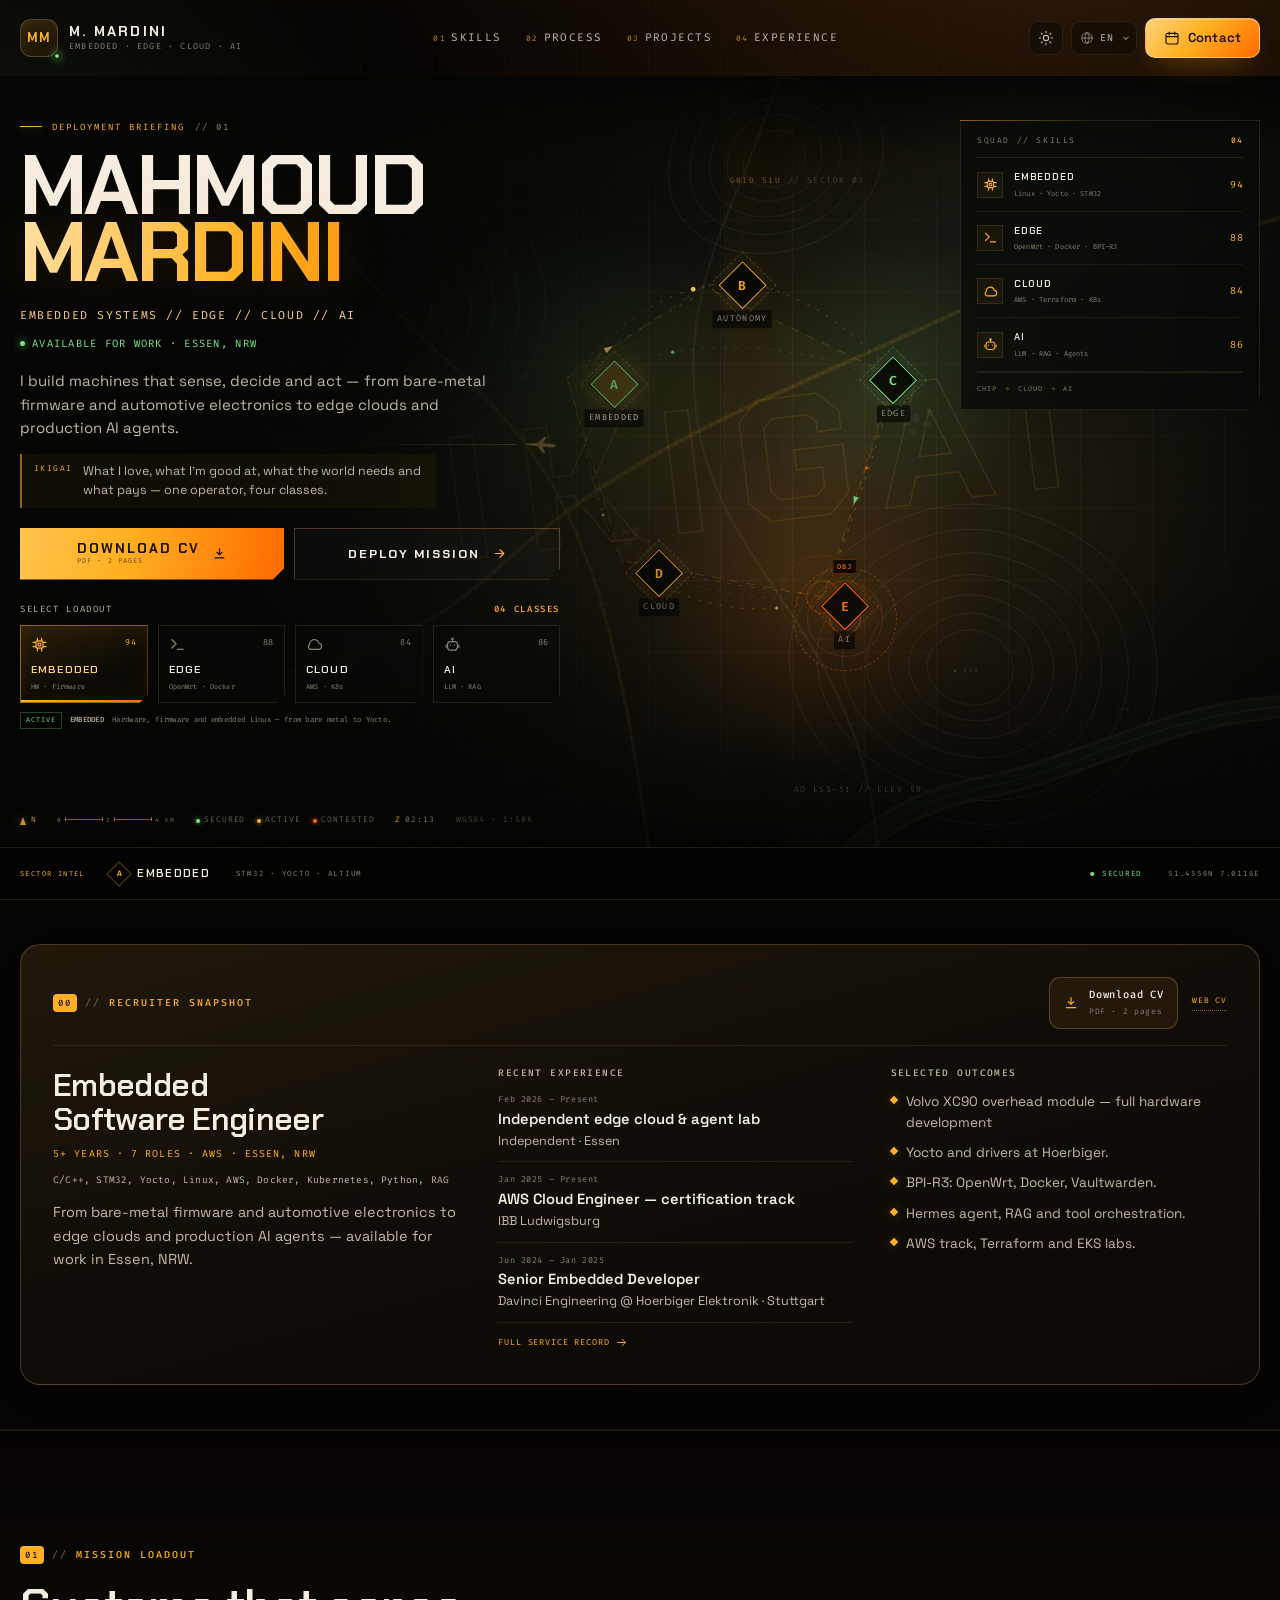
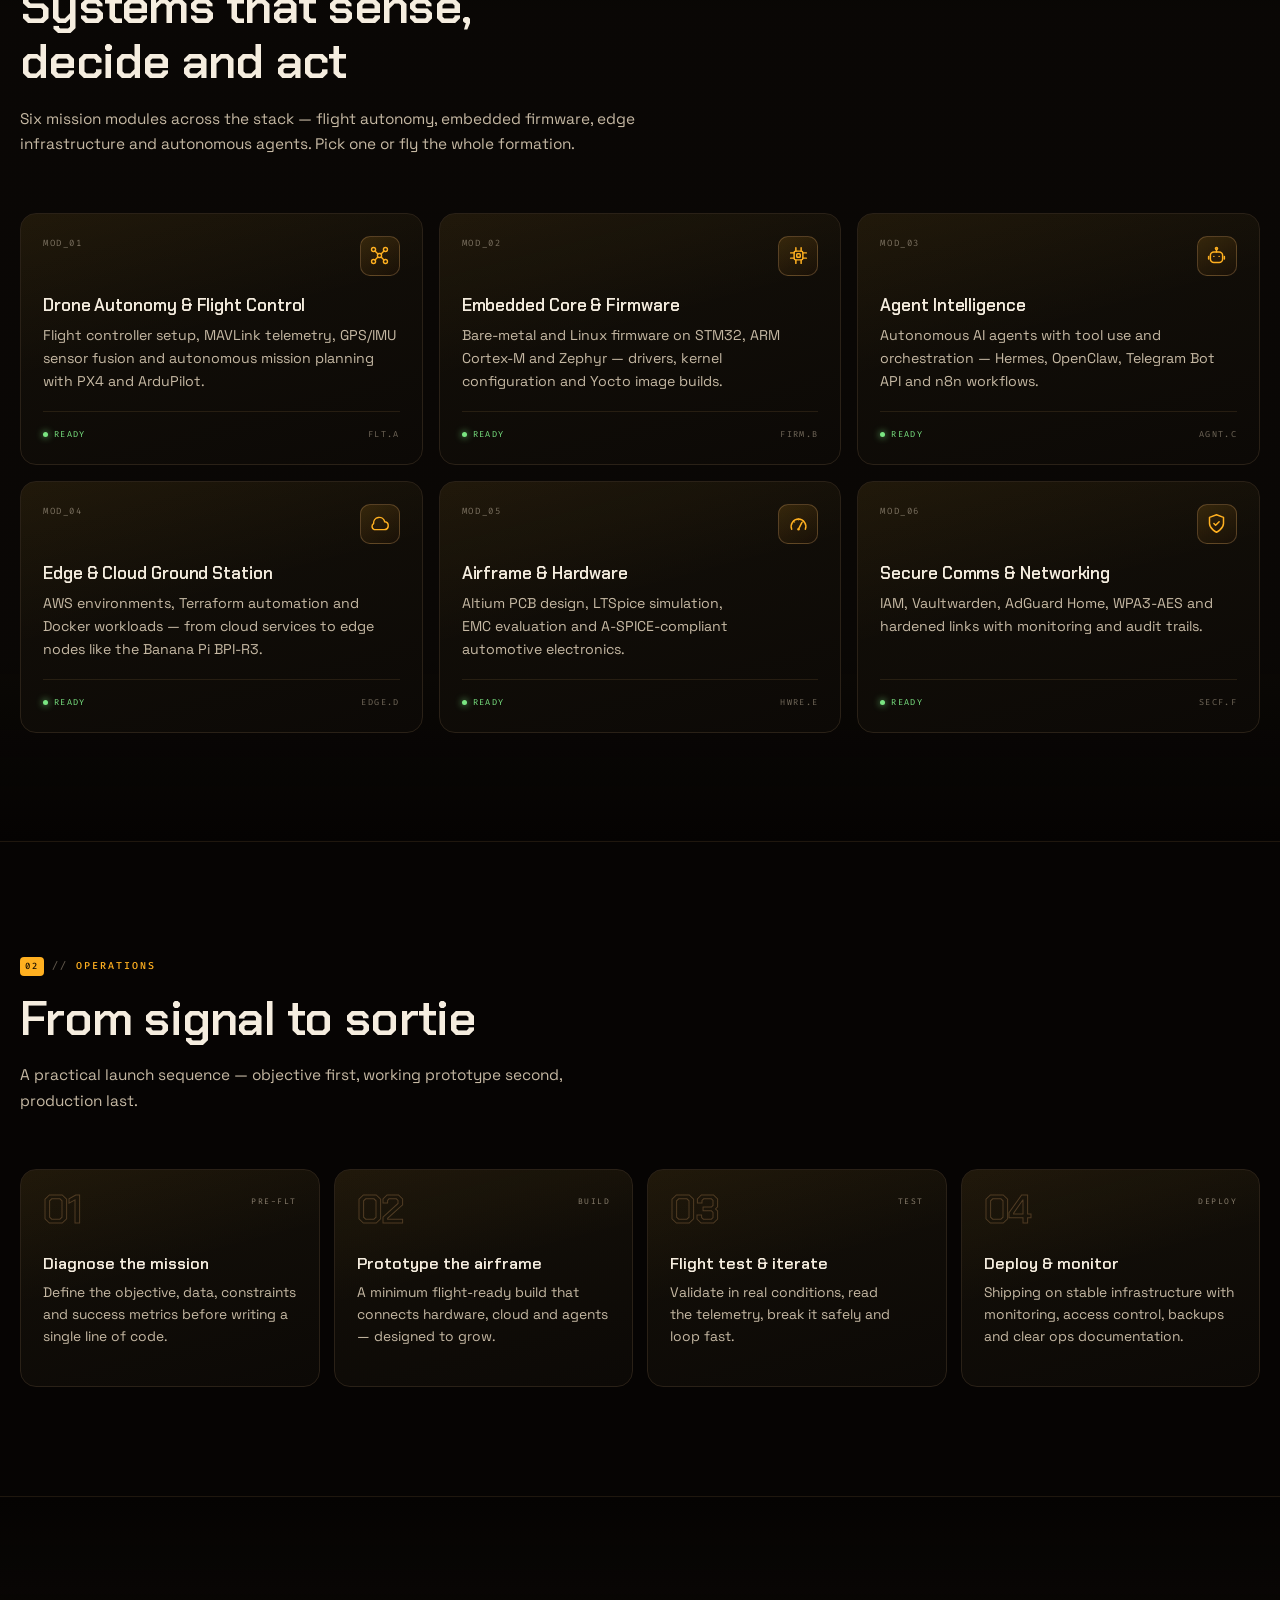
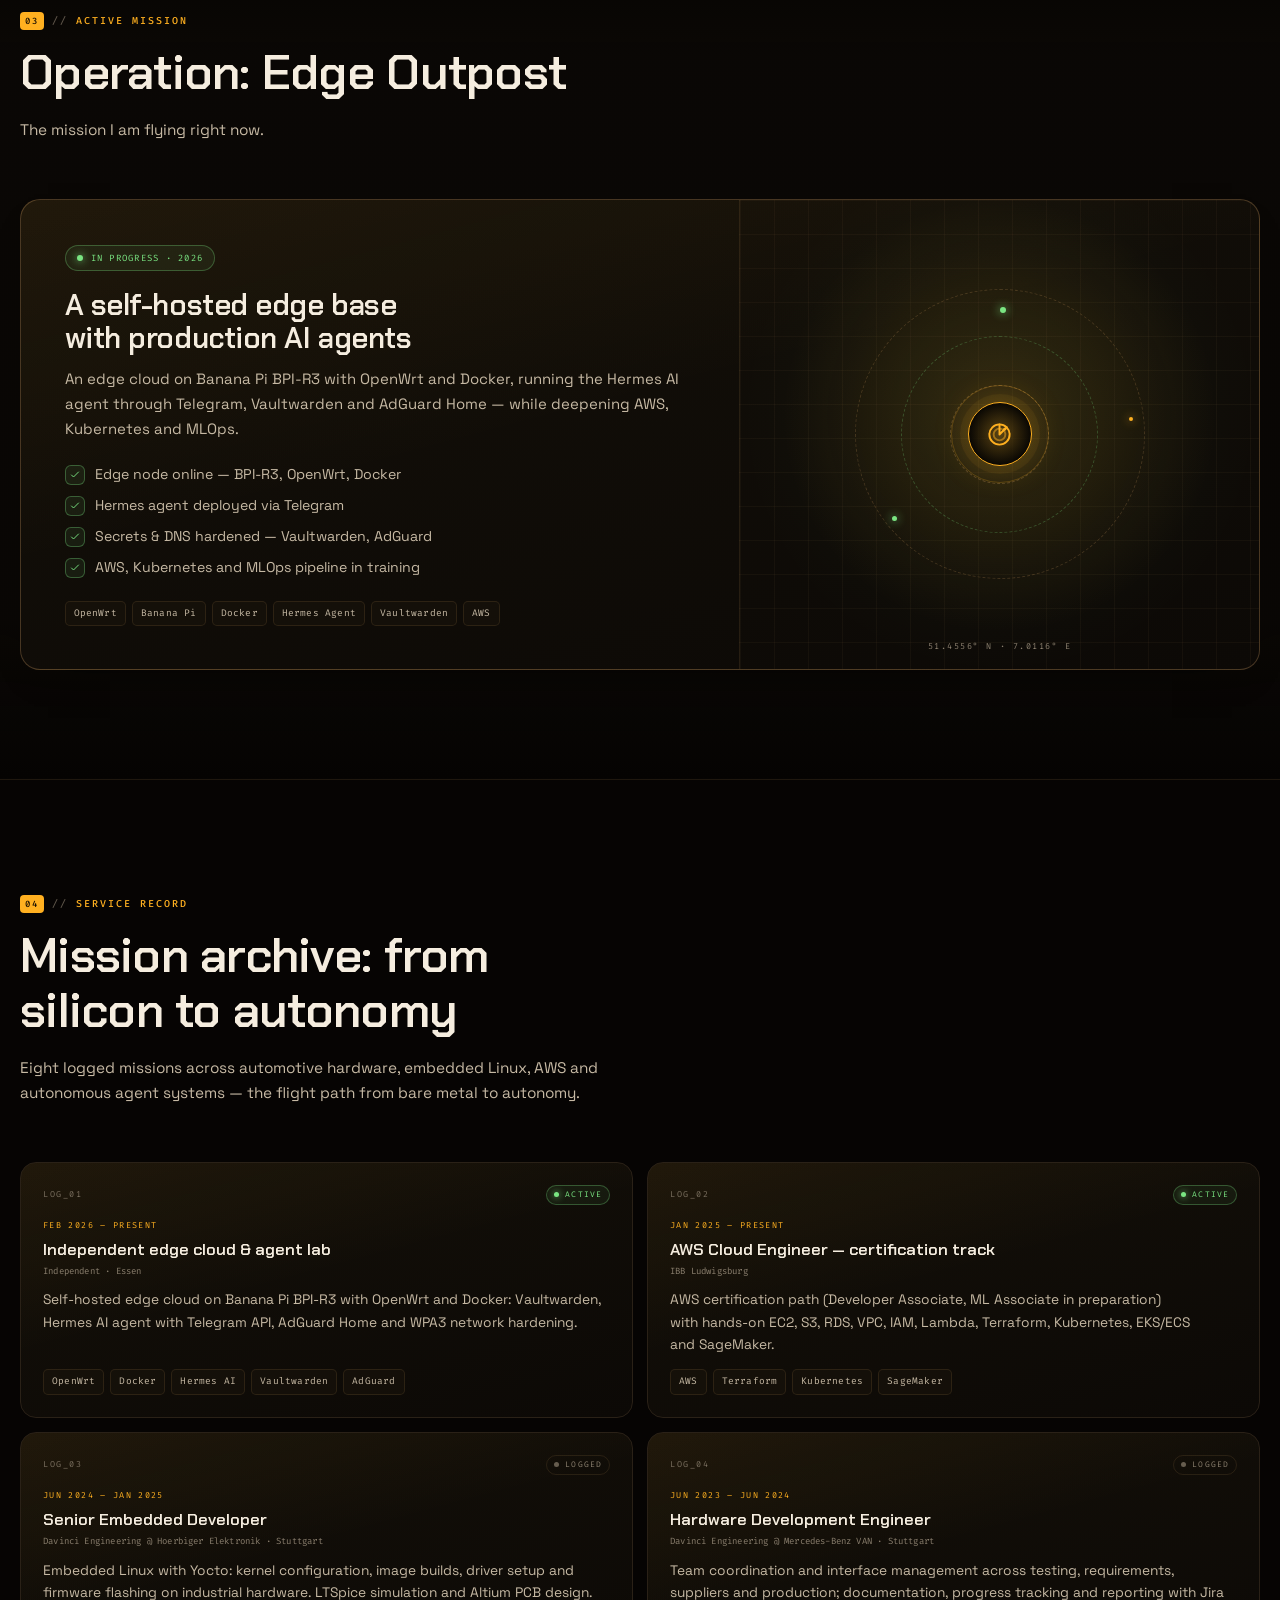
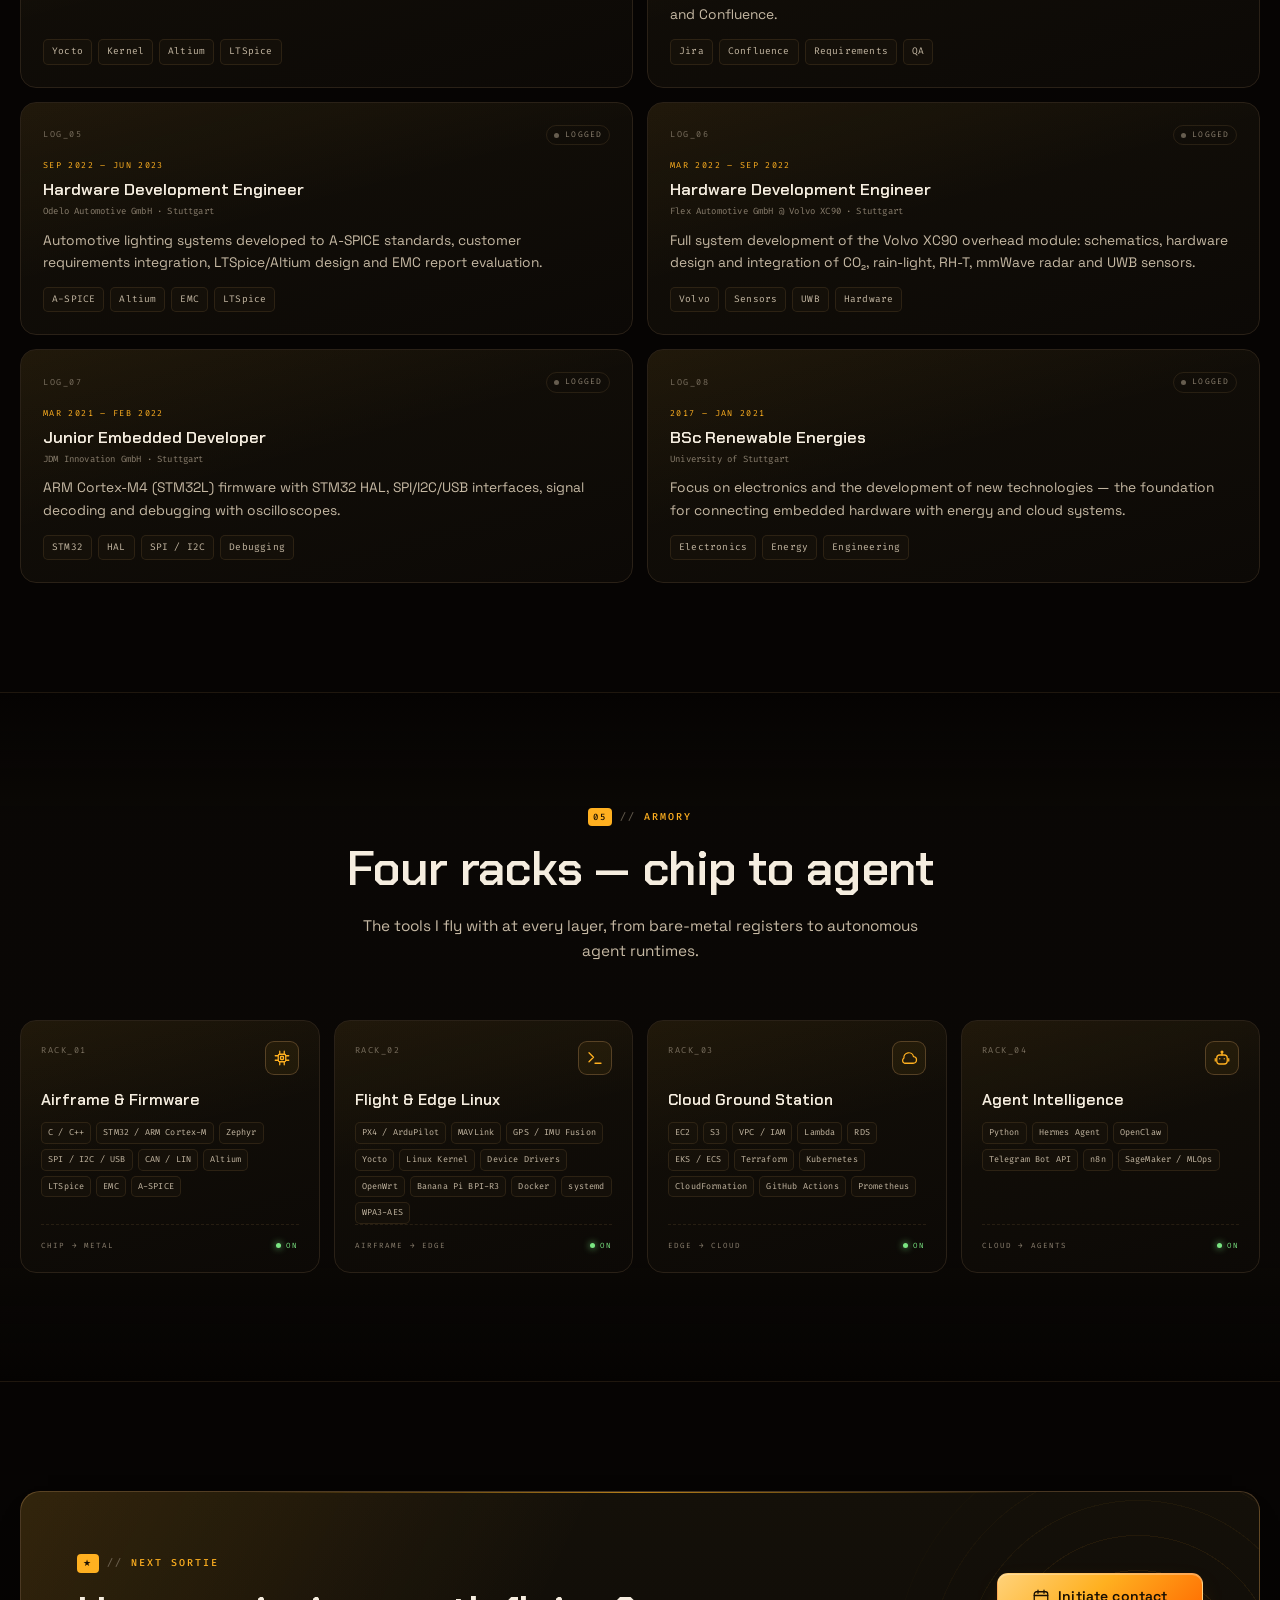
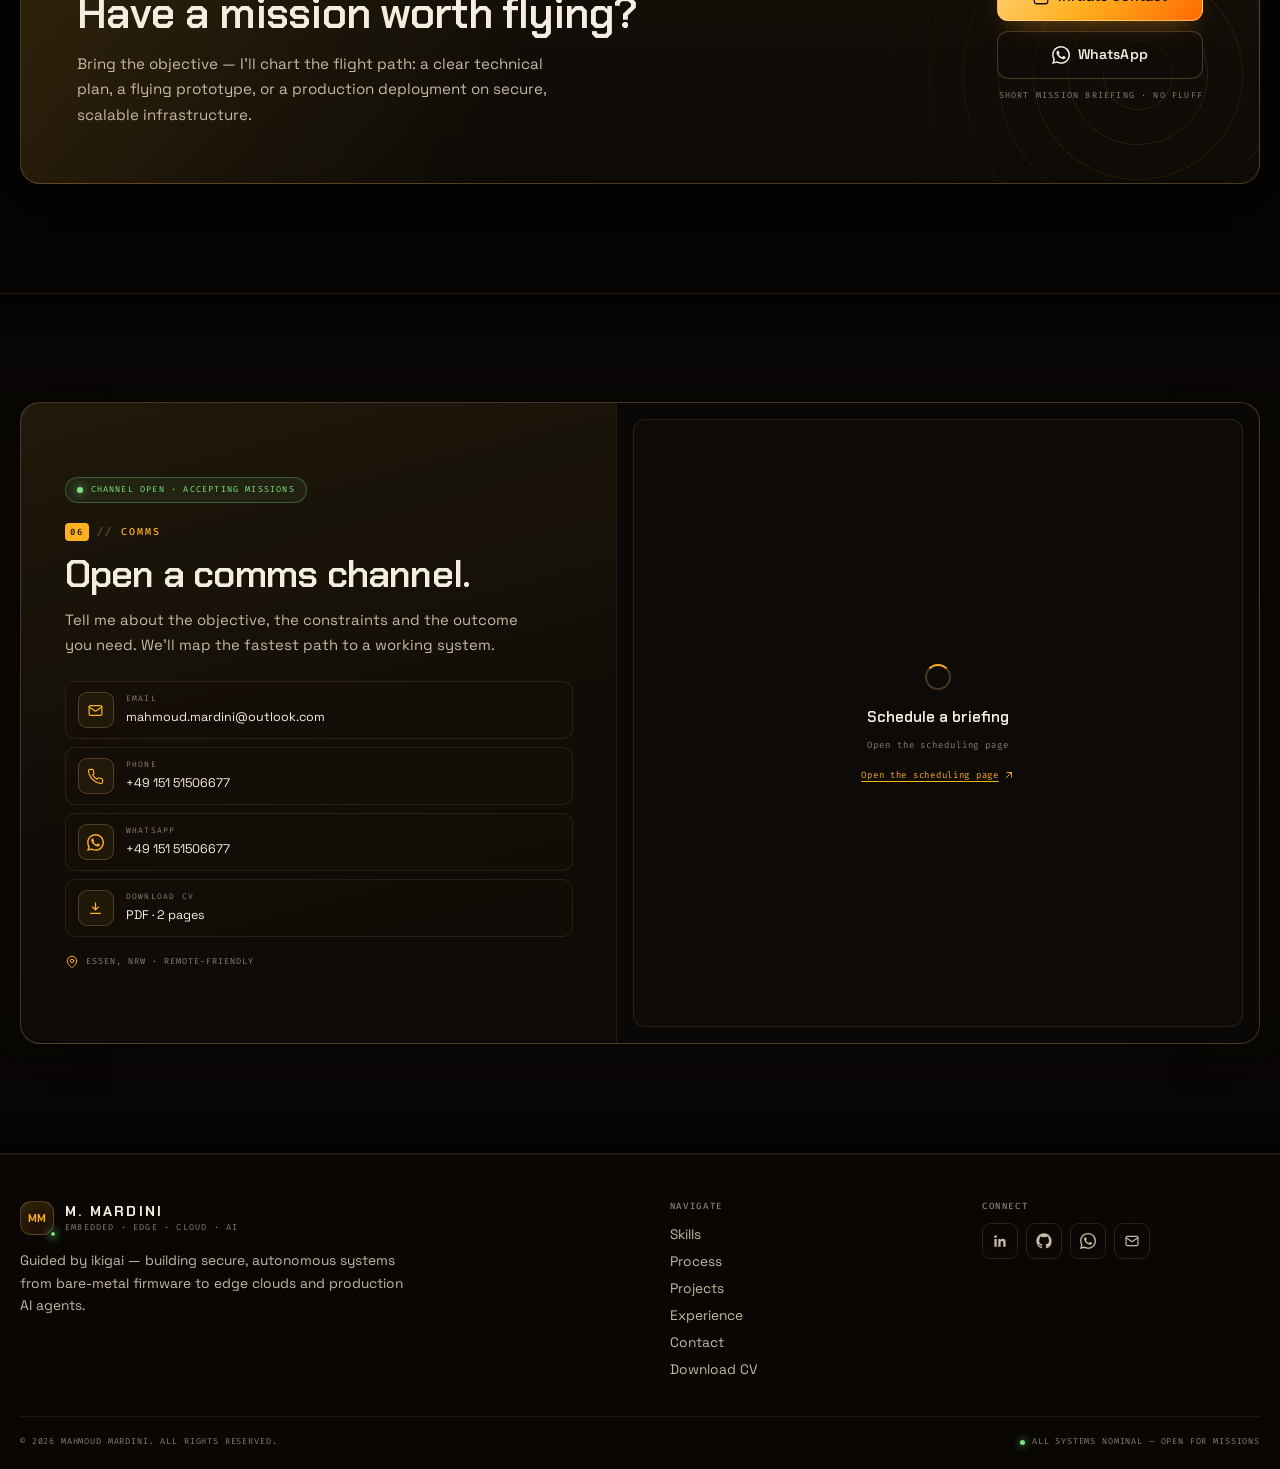
<file: index.html>
<!DOCTYPE html>
<html lang="en" dir="ltr">
<head>
  <meta charset="UTF-8">
  <meta name="viewport" content="width=device-width, initial-scale=1.0">
  <title data-i18n="page_title">Mahmoud Mardini — Embedded, Edge, Cloud &amp; AI Systems</title>
  <meta name="description" data-i18n-content="page_desc" content="Mahmoud Mardini — flight systems engineer in Essen, NRW. 5+ years from bare-metal firmware and automotive electronics to edge clouds and production AI agents.">
  <meta name="theme-color" content="#060403">
  <meta name="color-scheme" content="dark light">
  <link rel="canonical" href="https://cv.mardini-ing.workers.dev/">

  <!-- Open Graph / social -->
  <meta property="og:type" content="website">
  <meta property="og:url" content="https://cv.mardini-ing.workers.dev/">
  <meta property="og:title" content="Mahmoud Mardini — Embedded, Edge, Cloud &amp; AI Systems">
  <meta property="og:description" content="Flight systems engineer in Essen, NRW. Bare-metal firmware, edge clouds and production AI agents.">
  <meta property="og:image" content="https://cv.mardini-ing.workers.dev/assets/og-image.png?v=20261118-3">
  <meta property="og:image:width" content="1200">
  <meta property="og:image:height" content="630">
  <meta property="og:image:alt" content="Mahmoud Mardini — deployment briefing over a tactical sector map with four classes: Embedded, Edge, Cloud and AI.">
  <meta name="twitter:card" content="summary_large_image">
  <meta name="twitter:title" content="Mahmoud Mardini — Embedded, Edge, Cloud &amp; AI Systems">
  <meta name="twitter:description" content="Flight systems engineer in Essen, NRW. Bare-metal firmware, edge clouds and production AI agents.">
  <meta name="twitter:image" content="https://cv.mardini-ing.workers.dev/assets/og-image.png?v=20261118-3">
  <meta name="twitter:image:alt" content="Mahmoud Mardini — deployment briefing over a tactical sector map with four classes: Embedded, Edge, Cloud and AI.">

  <link rel="icon" type="image/svg+xml" href="assets/favicon.svg">

  <link rel="preconnect" href="https://fonts.googleapis.com">
  <link rel="preconnect" href="https://fonts.gstatic.com" crossorigin>
  <link href="https://fonts.googleapis.com/css2?family=Cairo:wght@400;500;600;700;800&family=Chakra+Petch:wght@500;600;700&family=Fira+Code:wght@400;500;600&family=Space+Grotesk:wght@400;500;600;700&display=swap" rel="stylesheet">

  <script>
    (function () {
      var root = document.documentElement;
      root.classList.add("js");

      var theme = "dark";
      try {
        var queryTheme = new URLSearchParams(window.location.search).get("theme");
        var savedTheme = localStorage.getItem("mm-theme");
        if (queryTheme === "light" || queryTheme === "dark") {
          theme = queryTheme;
        } else if (savedTheme === "light" || savedTheme === "dark") {
          theme = savedTheme;
        }
      } catch (error) { /* ignore */ }
      root.dataset.theme = theme;
      root.style.colorScheme = theme;

      var lang = "en";
      try {
        var queryLang = new URLSearchParams(window.location.search).get("lang");
        var saved = localStorage.getItem("mm-lang");
        if (queryLang && /^(ar|en|de)$/.test(queryLang)) {
          lang = queryLang;
        } else if (saved && /^(ar|en|de)$/.test(saved)) {
          lang = saved;
        } else {
          var browser = (navigator.language || "en").slice(0, 2).toLowerCase();
          if (browser === "ar" || browser === "de") lang = browser;
        }
      } catch (error) { /* ignore */ }
      root.lang = lang;
      root.dir = lang === "ar" ? "rtl" : "ltr";
    })();
  </script>

  <link rel="stylesheet" href="assets/css/styles.css?v=20261118-5">

  <script type="application/ld+json">
  {
    "@context": "https://schema.org",
    "@type": "Person",
    "name": "Mahmoud Mardini",
    "jobTitle": "Embedded Software Engineer",
    "url": "https://cv.mardini-ing.workers.dev/",
    "email": "mailto:mahmoud.mardini@outlook.com",
    "telephone": "+4915151506677",
    "address": {
      "@type": "PostalAddress",
      "addressLocality": "Essen",
      "addressRegion": "Nordrhein-Westfalen",
      "addressCountry": "DE"
    },
    "sameAs": [
      "https://www.linkedin.com/in/mahmoud-mardini-de/",
      "https://github.com/mahmoudmardini-sw"
    ],
    "knowsAbout": [
      "Embedded Systems",
      "Embedded Linux",
      "Yocto",
      "STM32",
      "Drone Autonomy",
      "UAV",
      "PX4",
      "MAVLink",
      "Sensor Fusion",
      "Automotive Electronics",
      "AWS",
      "Terraform",
      "Kubernetes",
      "AI Agents",
      "Edge Computing",
      "OpenWrt",
      "RAG",
      "LLM Orchestration"
    ]
  }
  </script>
</head>
<body>
  <a class="skip-link" href="#main" data-i18n="skip_link">Skip to content</a>
  <div id="scroll-progress" aria-hidden="true"></div>

  <header class="site-header" id="top">
    <div class="container nav-shell">
      <a class="brand" href="#top" aria-label="Mahmoud Mardini — home">
        <span class="brand-mark" aria-hidden="true">
          <span class="brand-mono">MM</span>
        </span>
        <span class="brand-copy">
          <span class="brand-name">M. MARDINI</span>
          <span class="brand-role" data-i18n="brand_role">Flight systems &amp; AI agents</span>
        </span>
      </a>

      <nav class="nav-links" id="navLinks" aria-label="Primary">
        <a class="nav-link" href="#modules"><span class="nav-idx">01</span><span data-i18n="nav_modules">Skills</span></a>
        <a class="nav-link" href="#sequence"><span class="nav-idx">02</span><span data-i18n="nav_sequence">Process</span></a>
        <a class="nav-link" href="#mission"><span class="nav-idx">03</span><span data-i18n="nav_mission">Projects</span></a>
        <a class="nav-link" href="#log"><span class="nav-idx">04</span><span data-i18n="nav_log">Experience</span></a>
        <a class="btn btn--primary nav-mobile-cta" href="#contact">
          <svg class="icon" aria-hidden="true"><use href="assets/icons.svg#i-calendar"></use></svg>
          <span data-i18n="nav_contact">Contact</span>
        </a>
      </nav>

      <div class="nav-actions">
        <button class="theme-toggle" id="themeToggle" type="button" aria-label="Switch to daylight mode">
          <svg class="icon icon-sun" aria-hidden="true"><use href="assets/icons.svg#i-sun"></use></svg>
          <svg class="icon icon-moon" aria-hidden="true"><use href="assets/icons.svg#i-moon"></use></svg>
        </button>

        <span class="lang-wrap">
          <svg class="icon" aria-hidden="true"><use href="assets/icons.svg#i-globe"></use></svg>
          <select class="lang-select" id="langSelect" aria-label="Language" data-i18n-aria="lang_label">
            <option value="en">EN</option>
            <option value="de">DE</option>
            <option value="ar">AR</option>
          </select>
        </span>

        <a class="btn btn--primary nav-cta" href="#contact">
          <svg class="icon" aria-hidden="true"><use href="assets/icons.svg#i-calendar"></use></svg>
          <span data-i18n="nav_contact">Contact</span>
        </a>

        <button class="nav-toggle" id="navToggle" type="button" aria-expanded="false" aria-controls="navLinks" aria-label="Open menu" data-i18n-aria="menu_open">
          <svg class="icon icon-menu" aria-hidden="true"><use href="assets/icons.svg#i-menu"></use></svg>
          <svg class="icon icon-close" aria-hidden="true"><use href="assets/icons.svg#i-close"></use></svg>
        </button>
      </div>
    </div>
  </header>

  <main id="main">
    <!-- ============================ HERO / DEPLOY ============================ -->
    <section class="hero hero--deploy" id="about" aria-labelledby="hero-title">
      <div class="deploy-map" id="deployMap">
        <svg class="deploy-art" viewBox="0 0 1440 900" preserveAspectRatio="xMidYMid slice" aria-hidden="true">
      <defs>
        <path id="contour" d="M0 -92 C 58 -92 98 -60 104 -14 C 110 34 74 78 18 84 C -38 90 -90 60 -100 14 C -108 -34 -56 -92 0 -92Z" vector-effect="non-scaling-stroke"/>

        <radialGradient id="landGlow" cx="62%" cy="46%" r="55%">
          <stop offset="0" stop-color="#4c5232" stop-opacity="0.3"/>
          <stop offset="0.55" stop-color="#2b2f1e" stop-opacity="0.17"/>
          <stop offset="1" stop-color="#070806" stop-opacity="0"/>
        </radialGradient>

        <radialGradient id="amberGlow" cx="64%" cy="58%" r="40%">
          <stop offset="0" stop-color="#ff8a1e" stop-opacity="0.08"/>
          <stop offset="1" stop-color="#ff8a1e" stop-opacity="0"/>
        </radialGradient>

        <radialGradient id="zoneGreen" cx="50%" cy="50%" r="50%">
          <stop offset="0" stop-color="#7ae582" stop-opacity="0.1"/>
          <stop offset="1" stop-color="#7ae582" stop-opacity="0"/>
        </radialGradient>

        <radialGradient id="zoneOrange" cx="50%" cy="50%" r="50%">
          <stop offset="0" stop-color="#ff6a00" stop-opacity="0.11"/>
          <stop offset="1" stop-color="#ff6a00" stop-opacity="0"/>
        </radialGradient>
      </defs>

      <rect width="1440" height="900" fill="#070806"/>
      <rect width="1440" height="900" fill="url(#landGlow)"/>
      <rect width="1440" height="900" fill="url(#amberGlow)"/>

      <circle cx="640" cy="330" r="185" fill="url(#zoneGreen)"/>
      <circle cx="1000" cy="330" r="160" fill="url(#zoneGreen)"/>
      <circle cx="920" cy="570" r="185" fill="url(#zoneOrange)"/>

      <!-- terrain contours -->
      <g fill="none" stroke="#c6d0ac" stroke-opacity="0.09" stroke-width="1">
        <use href="#contour" transform="translate(430 262) rotate(-10) scale(.42)"/>
        <use href="#contour" transform="translate(430 262) rotate(-10) scale(.6)"/>
        <use href="#contour" transform="translate(430 262) rotate(-10) scale(.8)"/>
        <use href="#contour" transform="translate(430 262) rotate(-10) scale(1.02)"/>
        <use href="#contour" transform="translate(430 262) rotate(-10) scale(1.26)"/>
        <use href="#contour" transform="translate(430 262) rotate(-10) scale(1.52)"/>
        <use href="#contour" transform="translate(430 262) rotate(-10) scale(1.8)"/>

        <use href="#contour" transform="translate(1080 648) rotate(14) scale(.46)"/>
        <use href="#contour" transform="translate(1080 648) rotate(14) scale(.66)"/>
        <use href="#contour" transform="translate(1080 648) rotate(14) scale(.88)"/>
        <use href="#contour" transform="translate(1080 648) rotate(14) scale(1.12)"/>
        <use href="#contour" transform="translate(1080 648) rotate(14) scale(1.38)"/>
        <use href="#contour" transform="translate(1080 648) rotate(14) scale(1.66)"/>
        <use href="#contour" transform="translate(1080 648) rotate(14) scale(1.96)"/>

        <use href="#contour" transform="translate(866 92) rotate(-22) scale(.34)"/>
        <use href="#contour" transform="translate(866 92) rotate(-22) scale(.52)"/>
        <use href="#contour" transform="translate(866 92) rotate(-22) scale(.72)"/>
        <use href="#contour" transform="translate(866 92) rotate(-22) scale(.94)"/>
        <use href="#contour" transform="translate(866 92) rotate(-22) scale(1.18)"/>

        <use href="#contour" transform="translate(226 756) rotate(8) scale(.4)"/>
        <use href="#contour" transform="translate(226 756) rotate(8) scale(.6)"/>
        <use href="#contour" transform="translate(226 756) rotate(8) scale(.82)"/>
        <use href="#contour" transform="translate(226 756) rotate(8) scale(1.06)"/>
        <use href="#contour" transform="translate(226 756) rotate(8) scale(1.32)"/>
      </g>

      <!-- river -->
      <g fill="none">
        <path d="M1500 690 C 1320 676 1216 756 1096 778 C 976 800 918 872 902 940" stroke="#46523a" stroke-opacity="0.2" stroke-width="26"/>
        <path d="M1500 690 C 1320 676 1216 756 1096 778 C 976 800 918 872 902 940" stroke="#0d110b" stroke-opacity="0.9" stroke-width="19"/>
        <path d="M1500 690 C 1320 676 1216 756 1096 778 C 976 800 918 872 902 940" stroke="#94a27a" stroke-opacity="0.14" stroke-width="1"/>
      </g>

      <!-- roads -->
      <g fill="none" stroke-linecap="round">
        <path d="M-40 690 C 220 640 386 700 560 542 C 720 396 862 356 1088 248 C 1246 172 1380 188 1500 122" stroke="#ffb020" stroke-opacity="0.09" stroke-width="5"/>
        <path d="M-40 690 C 220 640 386 700 560 542 C 720 396 862 356 1088 248 C 1246 172 1380 188 1500 122" stroke="#ffcf86" stroke-opacity="0.17" stroke-width="1" stroke-dasharray="2 7"/>

        <path d="M296 -30 C 326 158 452 252 560 362 C 672 478 704 636 742 940" stroke="#ffb020" stroke-opacity="0.07" stroke-width="4"/>
        <path d="M296 -30 C 326 158 452 252 560 362 C 672 478 704 636 742 940" stroke="#ffcf86" stroke-opacity="0.14" stroke-width="1" stroke-dasharray="2 8"/>

        <path d="M880 -30 C 840 132 760 212 782 372 C 802 522 920 584 966 760 C 988 846 980 900 976 940" stroke="#c6d0ac" stroke-opacity="0.06" stroke-width="3"/>
      </g>

      <!-- area of operations -->
      <g fill="none">
        <path d="M640 330 L 790 230 L 1000 330 L 920 570 L 700 530 Z" fill="#ffb020" fill-opacity="0.026" stroke="#ffb020" stroke-opacity="0.22" stroke-width="1" stroke-dasharray="10 9"/>
        <path d="M584 304 L 802 190 L 1058 322 L 966 614 L 662 574 Z" stroke="#ffb020" stroke-opacity="0.07" stroke-width="1" stroke-dasharray="3 12"/>
        <path d="M640 330 C 700 274 724 246 790 230 C 868 212 942 266 1000 330 C 976 416 950 494 920 570 C 858 594 776 586 700 530 C 668 466 660 392 640 330 Z" stroke="#ffb020" stroke-opacity="0.3" stroke-width="1" stroke-dasharray="3 9" class="route" id="supplyRoute"/>

        <!-- moving supply dots -->
        <g fill="#ffd27a">
          <circle r="2.6">
            <animateMotion dur="16s" repeatCount="indefinite" rotate="auto">
              <mpath href="#supplyRoute"/>
            </animateMotion>
          </circle>
          <circle r="1.6" opacity="0.65">
            <animateMotion dur="16s" begin="-8s" repeatCount="indefinite" rotate="auto">
              <mpath href="#supplyRoute"/>
            </animateMotion>
          </circle>
        </g>

        <!-- front lines between sectors -->
        <path id="frontAB" d="M 652 320 C 700 288 744 262 780 242" stroke="#7ae582" stroke-opacity="0.26" stroke-width="1" stroke-dasharray="4 9" class="frontline"/>
        <path id="frontCE" d="M 992 344 C 972 408 948 486 930 550" stroke="#ff6a00" stroke-opacity="0.3" stroke-width="1" stroke-dasharray="4 9" class="frontline"/>
        <path id="frontDE" d="M 714 532 C 792 554 856 562 906 566" stroke="#ffb020" stroke-opacity="0.22" stroke-width="1" stroke-dasharray="4 9" class="frontline"/>

        <!-- data links between sectors -->
        <g fill="none" stroke-linecap="round">
          <path id="commsAC" d="M 660 330 C 760 286 880 286 980 330" stroke="#7ae582" stroke-opacity="0.14" stroke-width="1" stroke-dasharray="3 9" class="comms-line"/>
          <path id="commsBA" d="M 800 245 C 740 280 690 302 660 320" stroke="#7ae582" stroke-opacity="0.12" stroke-width="1" stroke-dasharray="3 9" class="comms-line"/>
          <path id="commsCE" d="M 990 345 C 970 420 950 500 930 550" stroke="#ff6a00" stroke-opacity="0.18" stroke-width="1" stroke-dasharray="3 9" class="comms-line"/>
          <path id="commsAD" d="M 655 350 C 660 420 675 480 695 515" stroke="#ffb020" stroke-opacity="0.12" stroke-width="1" stroke-dasharray="3 9" class="comms-line"/>
          <path id="commsDE" d="M 725 540 C 790 565 860 575 900 570" stroke="#ffb020" stroke-opacity="0.14" stroke-width="1" stroke-dasharray="3 9" class="comms-line"/>
        </g>
        <g fill="#7ae582">
          <circle r="1.8" opacity="0.75">
            <animateMotion dur="8s" repeatCount="indefinite">
              <mpath href="#commsAC"/>
            </animateMotion>
          </circle>
        </g>
        <g fill="#ffb020">
          <circle r="1.6" opacity="0.7">
            <animateMotion dur="7s" begin="-3s" repeatCount="indefinite">
              <mpath href="#commsAD"/>
            </animateMotion>
          </circle>
        </g>
        <g fill="#ff6a00">
          <circle r="1.8" opacity="0.75">
            <animateMotion dur="6s" repeatCount="indefinite">
              <mpath href="#commsCE"/>
            </animateMotion>
          </circle>
        </g>

        <!-- moving units -->
        <g fill="#ffd27a">
          <polygon points="-5,-3.2 5,0 -5,3.2" opacity="0.9">
            <animateMotion dur="9s" repeatCount="indefinite" rotate="auto">
              <mpath href="#frontAB"/>
            </animateMotion>
          </polygon>
        </g>
        <g fill="#7ae582">
          <polygon points="-4.5,-2.9 4.5,0 -4.5,2.9" opacity="0.85">
            <animateMotion dur="11s" begin="-4s" repeatCount="indefinite" rotate="auto">
              <mpath href="#frontCE"/>
            </animateMotion>
          </polygon>
        </g>

        <!-- contested impacts -->
        <g fill="none" stroke="#ff6a00" stroke-width="1">
          <circle cx="920" cy="570" r="8">
            <animate attributeName="r" values="8;64" dur="3.6s" repeatCount="indefinite"/>
            <animate attributeName="stroke-opacity" values="0.4;0" dur="3.6s" repeatCount="indefinite"/>
          </circle>
          <circle cx="920" cy="570" r="8">
            <animate attributeName="r" values="8;64" dur="3.6s" begin="1.8s" repeatCount="indefinite"/>
            <animate attributeName="stroke-opacity" values="0.4;0" dur="3.6s" begin="1.8s" repeatCount="indefinite"/>
          </circle>
        </g>
      </g>

      <!-- built-up areas -->
      <g fill="#c6d0ac" fill-opacity="0.055">
        <g transform="rotate(-7 1030 384)">
          <rect x="1008" y="374" width="9" height="6"/>
          <rect x="1020" y="368" width="6" height="10"/>
          <rect x="1029" y="379" width="11" height="5"/>
          <rect x="1015" y="384" width="7" height="7"/>
          <rect x="1036" y="365" width="5" height="8"/>
        </g>
        <g transform="rotate(12 716 506)">
          <rect x="698" y="498" width="10" height="6"/>
          <rect x="711" y="492" width="6" height="11"/>
          <rect x="720" y="503" width="12" height="5"/>
          <rect x="704" y="508" width="8" height="7"/>
        </g>
      </g>

      <!-- peak markers -->
      <g font-family="'Fira Code', monospace" font-size="7" fill="#c6d0ac" fill-opacity="0.22" letter-spacing="1.4">
        <text x="418" y="266">▲ 312</text>
        <text x="1062" y="652">▲ 268</text>
      </g>

      <!-- contour labels -->
      <g font-family="'Fira Code', monospace" font-size="6" fill="#c6d0ac" fill-opacity="0.16" letter-spacing="1.2">
        <text x="584" y="330">240</text>
        <text x="1242" y="694">260</text>
        <text x="318" y="200">280</text>
      </g>
    </svg>

        <div class="deploy-grid" aria-hidden="true"></div>
        <div class="deploy-sweep" aria-hidden="true"></div>

        <div class="deploy-rings" aria-hidden="true">
          <span></span><span></span><span></span>
        </div>

        <div class="deploy-clouds" aria-hidden="true">
          <span></span><span></span>
        </div>

        <div class="deploy-flyby" aria-hidden="true">
          <span class="deploy-flyby__trail"></span>
          <svg width="34" height="20" viewBox="0 0 40 24">
            <path d="M1 13 L15 11 L22 3 L25 3 L21 11 L33 11 L38 13 L33 15 L21 15 L25 23 L22 23 L15 15 L1 15 Z" fill="currentColor"/>
          </svg>
        </div>

        <div class="deploy-vignette" aria-hidden="true"></div>

        <span class="deploy-tag" aria-hidden="true" style="left: 57%; top: 12%"><b>GRID 51U</b> // SECTOR 07</span>
        <span class="deploy-tag" aria-hidden="true" style="left: 62%; top: 86%">AO ESS-51 // ELEV 50</span>

        <div class="deploy-watermark" aria-hidden="true">IKIGAI</div>

        <button type="button" class="d-flag d-flag--secured is-active" data-sector="A" style="--x:48;--y:39" data-i18n-aria="sector_a" aria-label="Sector A, Embedded" aria-describedby="sectorCard" aria-pressed="true">
          <span class="d-flag__mark"><span>A</span></span>
          <span class="d-flag__name">Embedded</span>
        </button>

        <button type="button" class="d-flag" data-sector="B" style="--x:58;--y:27" data-i18n-aria="sector_b" aria-label="Sector B, Autonomy" aria-describedby="sectorCard" aria-pressed="false">
          <span class="d-flag__mark"><span>B</span></span>
          <span class="d-flag__name">Autonomy</span>
        </button>

        <button type="button" class="d-flag d-flag--secured" data-sector="C" style="--x:69.8;--y:38.5" data-i18n-aria="sector_c" aria-label="Sector C, Edge" aria-describedby="sectorCard" aria-pressed="false">
          <span class="d-flag__mark"><span>C</span></span>
          <span class="d-flag__name">Edge</span>
        </button>

        <button type="button" class="d-flag" data-sector="D" style="--x:51.5;--y:62" data-i18n-aria="sector_d" aria-label="Sector D, Cloud" aria-describedby="sectorCard" aria-pressed="false">
          <span class="d-flag__mark"><span>D</span></span>
          <span class="d-flag__name">Cloud</span>
        </button>

        <button type="button" class="d-flag d-flag--contested" data-sector="E" style="--x:66;--y:66" data-i18n-aria="sector_e" aria-label="Sector E, AI, contested" aria-describedby="sectorCard" aria-pressed="false">
          <span class="d-flag__ping"></span>
          <span class="d-flag__mark"><span>E</span></span>
          <span class="d-flag__name">AI</span>
        </button>

        <span class="objective-marker" style="--x:66;--y:66" aria-hidden="true">
          <i></i>
          <b data-i18n="objective_label">OBJ</b>
        </span>

        <div class="deploy-scan" aria-hidden="true"></div>
        <div class="deploy-grain" aria-hidden="true"></div>

        <div class="deploy-reticle" id="reticle" aria-hidden="true">
          <span class="deploy-reticle__ring"></span>
          <span class="deploy-reticle__dot"></span>
          <span class="deploy-reticle__coord" id="reticleCoord" dir="ltr">51.4556N · 7.0116E</span>
        </div>
      </div>

      <div class="deploy-scrim" aria-hidden="true"></div>

      <div class="map-chrome" aria-hidden="true">
        <span class="map-chrome__compass"><i></i>N</span>
        <span class="map-chrome__scale">
          <b>0</b><i></i><b>2</b><i></i><b>4</b><em>KM</em>
        </span>
        <span class="map-chrome__legend">
          <span><i class="is-secured"></i><b data-i18n="legend_secured">SECURED</b></span>
          <span><i class="is-active"></i><b data-i18n="legend_active">ACTIVE</b></span>
          <span><i class="is-contested"></i><b data-i18n="legend_contested">CONTESTED</b></span>
        </span>
        <span class="map-chrome__clock"><b>Z</b><span id="zuluClock" dir="ltr">00:00</span></span>
        <span class="map-chrome__meta">WGS84 · 1:50K</span>
      </div>

      <div class="sector-card" id="sectorCard" role="tooltip" aria-hidden="true">
        <div class="sector-card__body">
          <div class="sector-card__top">
            <span class="sector-card__id">
              <b><span id="sectorCardCode">A</span></b>
              <strong id="sectorCardTitle">Embedded</strong>
            </span>
            <span class="sector-card__status" id="sectorCardStatus">● SECURED</span>
          </div>
          <p class="sector-card__desc" id="sectorCardDesc">Firmware, drivers and embedded Linux — from bare-metal registers to Yocto images.</p>
          <div class="sector-card__power">
            <span>PWR</span>
            <b id="sectorCardPower">94</b>
            <span class="sector-card__meter"><i id="sectorCardMeter"></i></span>
          </div>
          <div class="sector-card__proof">
            <span class="sector-card__proof-label" data-i18n="sector_proof_label">Proof</span>
            <p id="sectorCardProof">Yocto images, kernel config and driver bring-up at Hoerbiger.</p>
          </div>
          <div class="sector-card__foot">
            <span class="sector-card__stack" id="sectorCardStack" dir="ltr">STM32 · Yocto · Altium</span>
            <span class="sector-card__hint" data-i18n="sector_hint">Click for intel</span>
          </div>
        </div>
      </div>

      <span class="sector-card__stem" id="sectorCardStem" aria-hidden="true"></span>

      <div class="container deploy-shell">
        <div class="deploy-main">
          <div class="briefing">
            <div class="deploy-eyebrow">
              <span data-i18n="hero_briefing">Deployment briefing</span>
              <em>// 01</em>
            </div>

            <h1 class="deploy-name" id="hero-title">
              <span data-i18n="hero_first">Mahmoud</span>
              <span class="accent" data-i18n="hero_last">Mardini</span>
            </h1>

            <p class="deploy-role" data-i18n="hero_role">Embedded systems // Edge // Cloud // AI</p>

            <p class="deploy-availability"><i aria-hidden="true"></i><span data-i18n="hero_availability">Available for work · Essen, NRW</span></p>

            <p class="deploy-lede" data-i18n="hero_desc">I build machines that sense, decide and act — from bare-metal firmware and automotive electronics to edge clouds and production AI agents.</p>

            <p class="deploy-ikigai">
              <span class="deploy-ikigai__tag">IKIGAI</span>
              <span data-i18n="hero_ikigai">What I love, what I'm good at, what the world needs and what pays — one operator, four classes.</span>
            </p>

            <div class="deploy-actions">
              <a class="d-btn d-btn--deploy" href="assets/mahmoud-mardini-cv.pdf" download="Mahmoud-Mardini-CV.pdf" type="application/pdf" aria-label="Download CV (PDF)" data-i18n-aria="cv_download_aria">
                <span><b data-i18n="snap_cv">Download CV</b><small data-i18n="snap_cv_note">PDF · 2 pages</small></span>
                <svg class="icon" aria-hidden="true" viewBox="0 0 24 24"><path d="M12 4v10m0 0 4-4m-4 4-4-4M5 19h14" fill="none" stroke="currentColor" stroke-width="1.8" stroke-linecap="round" stroke-linejoin="round"/></svg>
              </a>
              <a class="d-btn d-btn--ghost" href="#mission">
                <span data-i18n="hero_deploy_mission">Deploy mission</span>
                <svg class="icon" aria-hidden="true"><use href="assets/icons.svg#i-arrow-right"></use></svg>
              </a>
            </div>

            <div class="loadout">
              <div class="loadout-head">
                <span data-i18n="loadout_head">Select loadout</span>
                <b data-i18n="loadout_count">04 classes</b>
              </div>

              <div class="classes">
                <button class="d-class is-active" type="button" data-class="EMBEDDED" data-note-key="class_embedded_note" aria-pressed="true">
                  <span class="top">
                    <svg class="icon" aria-hidden="true"><use href="assets/icons.svg#i-chip"></use></svg>
                    <span class="pwr">94</span>
                  </span>
                  <strong>Embedded</strong>
                  <small>HW · Firmware</small>
                </button>

                <button class="d-class" type="button" data-class="EDGE" data-note-key="class_edge_note" aria-pressed="false">
                  <span class="top">
                    <svg class="icon" aria-hidden="true"><use href="assets/icons.svg#i-terminal"></use></svg>
                    <span class="pwr">88</span>
                  </span>
                  <strong>Edge</strong>
                  <small>OpenWrt · Docker</small>
                </button>

                <button class="d-class" type="button" data-class="CLOUD" data-note-key="class_cloud_note" aria-pressed="false">
                  <span class="top">
                    <svg class="icon" aria-hidden="true"><use href="assets/icons.svg#i-cloud"></use></svg>
                    <span class="pwr">84</span>
                  </span>
                  <strong>Cloud</strong>
                  <small>AWS · K8s</small>
                </button>

                <button class="d-class" type="button" data-class="AI" data-note-key="class_ai_note" aria-pressed="false">
                  <span class="top">
                    <svg class="icon" aria-hidden="true"><use href="assets/icons.svg#i-bot"></use></svg>
                    <span class="pwr">86</span>
                  </span>
                  <strong>AI</strong>
                  <small>LLM · RAG</small>
                </button>
              </div>

              <p class="loadout-note">
                <span data-i18n="loadout_active">ACTIVE</span>
                <b id="loadoutName">EMBEDDED</b>
                <em id="loadoutNote">Hardware, firmware and embedded Linux — from bare metal to Yocto.</em>
              </p>
            </div>
          </div>

          <aside class="squad-panel" aria-label="Squad skills">
            <div class="squad-panel__head">
              <span data-i18n="squad_head">Squad // skills</span>
              <b>04</b>
            </div>

            <div class="d-skill">
              <span class="d-skill__icon"><svg class="icon" aria-hidden="true"><use href="assets/icons.svg#i-chip"></use></svg></span>
              <span class="d-skill__copy"><b>Embedded</b><small>Linux · Yocto · STM32</small></span>
              <span class="d-skill__lvl">94</span>
            </div>

            <div class="d-skill">
              <span class="d-skill__icon"><svg class="icon" aria-hidden="true"><use href="assets/icons.svg#i-terminal"></use></svg></span>
              <span class="d-skill__copy"><b>Edge</b><small>OpenWrt · Docker · BPI-R3</small></span>
              <span class="d-skill__lvl">88</span>
            </div>

            <div class="d-skill">
              <span class="d-skill__icon"><svg class="icon" aria-hidden="true"><use href="assets/icons.svg#i-cloud"></use></svg></span>
              <span class="d-skill__copy"><b>Cloud</b><small>AWS · Terraform · K8s</small></span>
              <span class="d-skill__lvl">84</span>
            </div>

            <div class="d-skill">
              <span class="d-skill__icon"><svg class="icon" aria-hidden="true"><use href="assets/icons.svg#i-bot"></use></svg></span>
              <span class="d-skill__copy"><b>AI</b><small>LLM · RAG · Agents</small></span>
              <span class="d-skill__lvl">86</span>
            </div>

            <div class="squad-panel__foot">
              <span>Chip</span><i aria-hidden="true">→</i><span>Cloud</span><i aria-hidden="true">→</i><span>AI</span>
            </div>
          </aside>
        </div>
      </div>

      <div class="intelbar" aria-live="polite">
        <span class="intelbar__label" data-i18n="intel_label">Sector intel</span>

        <span class="intelbar__id">
          <b><span id="intelCode">A</span></b>
          <strong id="intelTitle">Embedded</strong>
        </span>

        <span class="intelbar__tags" id="intelTags">STM32 · Yocto · Altium</span>

        <span class="intelbar__right">
          <span class="intelbar__status" id="intelStatus" data-i18n="intel_secured">● SECURED</span>
          <span class="intelbar__coord" id="intelCoord" dir="ltr">51.4556N 7.0116E</span>
        </span>
      </div>
    </section>

    <!-- ============================ RECRUITER SNAPSHOT ============================ -->
    <section class="snapshot-section" id="snapshot" aria-labelledby="snapshot-title">
      <div class="container">
        <div class="snapshot-panel" data-reveal>
          <div class="snapshot-head">
            <span class="eyebrow"><b>00</b><span class="eyebrow__sep">//</span><span data-i18n="snap_eyebrow">Recruiter snapshot</span></span>
            <div class="snapshot-actions">
              <a class="snapshot-cv" href="assets/mahmoud-mardini-cv.pdf" download="Mahmoud-Mardini-CV.pdf" type="application/pdf" aria-label="Download CV (PDF)" data-i18n-aria="cv_download_aria">
                <svg class="icon" aria-hidden="true" viewBox="0 0 24 24"><path d="M12 4v10m0 0 4-4m-4 4-4-4M5 19h14" fill="none" stroke="currentColor" stroke-width="1.8" stroke-linecap="round" stroke-linejoin="round"/></svg>
                <span>
                  <b data-i18n="snap_cv">Download CV</b>
                  <small data-i18n="snap_cv_note">PDF · 2 pages</small>
                </span>
              </a>
              <a class="snapshot-web" href="cv.html?v=20261118-5" target="_blank" rel="noopener" data-i18n="cv_web">Web CV</a>
            </div>
          </div>

          <div class="snapshot-grid">
            <div class="snapshot-role">
              <h2 id="snapshot-title" data-i18n="snap_role">Embedded Software Engineer</h2>
              <p class="snapshot-meta" data-i18n="snap_meta">5+ years · 7 roles · AWS · Essen, NRW</p>
              <p class="snapshot-stack" data-i18n="snap_stack">C/C++ · STM32 · Yocto · Linux · AWS · Docker · Kubernetes · Python · RAG</p>
              <p class="snapshot-desc" data-i18n="snap_desc">From bare-metal firmware and automotive electronics to edge clouds and production AI agents — available for work in Essen, NRW.</p>
            </div>

            <div class="snapshot-recent">
              <h3 data-i18n="snap_recent">Recent experience</h3>
              <a class="snapshot-row" href="#log">
                <span class="snapshot-date" data-i18n="exp1_date">Feb 2026 – Present</span>
                <span class="snapshot-role-name" data-i18n="exp1_title">Independent edge cloud &amp; agent lab</span>
                <span class="snapshot-org" data-i18n="exp1_company">Independent · Essen</span>
              </a>
              <a class="snapshot-row" href="#log">
                <span class="snapshot-date" data-i18n="exp2_date">Jan 2025 – Present</span>
                <span class="snapshot-role-name" data-i18n="exp2_title">AWS Cloud Engineer — certification track</span>
                <span class="snapshot-org" data-i18n="exp2_company">IBB Ludwigsburg</span>
              </a>
              <a class="snapshot-row" href="#log">
                <span class="snapshot-date" data-i18n="exp3_date">Jun 2024 – Jan 2025</span>
                <span class="snapshot-role-name" data-i18n="exp3_title">Senior Embedded Developer</span>
                <span class="snapshot-org" data-i18n="exp3_company">Davinci Engineering @ Hoerbiger Elektronik · Stuttgart</span>
              </a>
              <a class="snapshot-more" href="#log">
                <span data-i18n="snap_full">Full service record</span>
                <svg class="icon" aria-hidden="true"><use href="assets/icons.svg#i-arrow-right"></use></svg>
              </a>
            </div>

            <div class="snapshot-outcomes">
              <h3 data-i18n="snap_outcomes">Selected outcomes</h3>
              <ul>
                <li><i aria-hidden="true"></i><span data-i18n="snap_outcome1">Volvo XC90 overhead module — full hardware development</span></li>
                <li><i aria-hidden="true"></i><span data-i18n="sector_a_proof">Yocto and drivers at Hoerbiger.</span></li>
                <li><i aria-hidden="true"></i><span data-i18n="sector_c_proof">BPI-R3: OpenWrt, Docker, Vaultwarden.</span></li>
                <li><i aria-hidden="true"></i><span data-i18n="sector_e_proof">Hermes agent, RAG and tool orchestration.</span></li>
                <li><i aria-hidden="true"></i><span data-i18n="sector_d_proof">AWS track, Terraform and EKS labs.</span></li>
              </ul>
            </div>
          </div>
        </div>
      </div>
    </section>

    <!-- ============================ MODULES ============================ -->
    <section id="modules" class="section section--alt" aria-labelledby="modules-title">
      <div class="container">
        <div class="section-head" data-reveal>
          <span class="eyebrow"><b>01</b><span class="eyebrow__sep">//</span><span data-i18n="srv_eyebrow">Mission loadout</span></span>
          <h2 class="section-title" id="modules-title" data-i18n="srv_title">Systems that sense, decide and act</h2>
          <p class="section-desc" data-i18n="srv_desc">Six mission modules across the stack — flight autonomy, embedded firmware, edge infrastructure and autonomous agents. Pick one or fly the whole formation.</p>
        </div>

        <div class="modules-grid" data-stagger>
          <article class="module-card">
            <div class="module-top">
              <span class="module-code" aria-hidden="true">MOD_01</span>
              <span class="module-icon"><svg class="icon" aria-hidden="true"><use href="assets/icons.svg#i-drone"></use></svg></span>
            </div>
            <h3 data-i18n="service1_title">Drone Autonomy &amp; Flight Control</h3>
            <p data-i18n="service1_desc">Flight controller setup, MAVLink telemetry, GPS/IMU sensor fusion and autonomous mission planning with PX4 and ArduPilot.</p>
            <div class="module-foot">
              <span class="module-status"><i aria-hidden="true"></i>READY</span>
              <span class="module-id" aria-hidden="true">FLT.A</span>
            </div>
          </article>

          <article class="module-card">
            <div class="module-top">
              <span class="module-code" aria-hidden="true">MOD_02</span>
              <span class="module-icon"><svg class="icon" aria-hidden="true"><use href="assets/icons.svg#i-chip"></use></svg></span>
            </div>
            <h3 data-i18n="service2_title">Embedded Core &amp; Firmware</h3>
            <p data-i18n="service2_desc">Bare-metal and Linux firmware on STM32, ARM Cortex-M and Zephyr — drivers, kernel configuration and Yocto image builds.</p>
            <div class="module-foot">
              <span class="module-status"><i aria-hidden="true"></i>READY</span>
              <span class="module-id" aria-hidden="true">FIRM.B</span>
            </div>
          </article>

          <article class="module-card">
            <div class="module-top">
              <span class="module-code" aria-hidden="true">MOD_03</span>
              <span class="module-icon"><svg class="icon" aria-hidden="true"><use href="assets/icons.svg#i-bot"></use></svg></span>
            </div>
            <h3 data-i18n="service3_title">Agent Intelligence</h3>
            <p data-i18n="service3_desc">Autonomous AI agents with tool use and orchestration — Hermes, OpenClaw, Telegram Bot API and n8n workflows.</p>
            <div class="module-foot">
              <span class="module-status"><i aria-hidden="true"></i>READY</span>
              <span class="module-id" aria-hidden="true">AGNT.C</span>
            </div>
          </article>

          <article class="module-card">
            <div class="module-top">
              <span class="module-code" aria-hidden="true">MOD_04</span>
              <span class="module-icon"><svg class="icon" aria-hidden="true"><use href="assets/icons.svg#i-cloud"></use></svg></span>
            </div>
            <h3 data-i18n="service4_title">Edge &amp; Cloud Ground Station</h3>
            <p data-i18n="service4_desc">AWS environments, Terraform automation and Docker workloads — from cloud services to edge nodes like the Banana Pi BPI-R3.</p>
            <div class="module-foot">
              <span class="module-status"><i aria-hidden="true"></i>READY</span>
              <span class="module-id" aria-hidden="true">EDGE.D</span>
            </div>
          </article>

          <article class="module-card">
            <div class="module-top">
              <span class="module-code" aria-hidden="true">MOD_05</span>
              <span class="module-icon"><svg class="icon" aria-hidden="true"><use href="assets/icons.svg#i-gauge"></use></svg></span>
            </div>
            <h3 data-i18n="service5_title">Airframe &amp; Hardware</h3>
            <p data-i18n="service5_desc">Altium PCB design, LTSpice simulation, EMC evaluation and A-SPICE-compliant automotive electronics.</p>
            <div class="module-foot">
              <span class="module-status"><i aria-hidden="true"></i>READY</span>
              <span class="module-id" aria-hidden="true">HWRE.E</span>
            </div>
          </article>

          <article class="module-card">
            <div class="module-top">
              <span class="module-code" aria-hidden="true">MOD_06</span>
              <span class="module-icon"><svg class="icon" aria-hidden="true"><use href="assets/icons.svg#i-shield-check"></use></svg></span>
            </div>
            <h3 data-i18n="service6_title">Secure Comms &amp; Networking</h3>
            <p data-i18n="service6_desc">IAM, Vaultwarden, AdGuard Home, WPA3-AES and hardened links with monitoring and audit trails.</p>
            <div class="module-foot">
              <span class="module-status"><i aria-hidden="true"></i>READY</span>
              <span class="module-id" aria-hidden="true">SECF.F</span>
            </div>
          </article>
        </div>
      </div>
    </section>

    <!-- ============================ SEQUENCE ============================ -->
    <section id="sequence" class="section" aria-labelledby="sequence-title">
      <div class="container">
        <div class="section-head" data-reveal>
          <span class="eyebrow"><b>02</b><span class="eyebrow__sep">//</span><span data-i18n="flow_eyebrow">Operations</span></span>
          <h2 class="section-title" id="sequence-title" data-i18n="flow_title">From signal to sortie</h2>
          <p class="section-desc" data-i18n="flow_desc">A practical launch sequence — objective first, working prototype second, production last.</p>
        </div>

        <div class="sequence-grid" data-stagger>
          <article class="sequence-card">
            <div class="sequence-top">
              <span class="sequence-num" aria-hidden="true">01</span>
              <span class="sequence-code" aria-hidden="true">PRE-FLT</span>
            </div>
            <h3 data-i18n="flow1_title">Diagnose the mission</h3>
            <p data-i18n="flow1_desc">Define the objective, data, constraints and success metrics before writing a single line of code.</p>
          </article>

          <article class="sequence-card">
            <div class="sequence-top">
              <span class="sequence-num" aria-hidden="true">02</span>
              <span class="sequence-code" aria-hidden="true">BUILD</span>
            </div>
            <h3 data-i18n="flow2_title">Prototype the airframe</h3>
            <p data-i18n="flow2_desc">A minimum flight-ready build that connects hardware, cloud and agents — designed to grow.</p>
          </article>

          <article class="sequence-card">
            <div class="sequence-top">
              <span class="sequence-num" aria-hidden="true">03</span>
              <span class="sequence-code" aria-hidden="true">TEST</span>
            </div>
            <h3 data-i18n="flow3_title">Flight test &amp; iterate</h3>
            <p data-i18n="flow3_desc">Validate in real conditions, read the telemetry, break it safely and loop fast.</p>
          </article>

          <article class="sequence-card">
            <div class="sequence-top">
              <span class="sequence-num" aria-hidden="true">04</span>
              <span class="sequence-code" aria-hidden="true">DEPLOY</span>
            </div>
            <h3 data-i18n="flow4_title">Deploy &amp; monitor</h3>
            <p data-i18n="flow4_desc">Shipping on stable infrastructure with monitoring, access control, backups and clear ops documentation.</p>
          </article>
        </div>
      </div>
    </section>

    <!-- ============================ MISSION ============================ -->
    <section id="mission" class="section section--alt" aria-labelledby="mission-title">
      <div class="container">
        <div class="section-head" data-reveal>
          <span class="eyebrow"><b>03</b><span class="eyebrow__sep">//</span><span data-i18n="focus_eyebrow">Active mission</span></span>
          <h2 class="section-title" id="mission-title" data-i18n="focus_title">Operation: Edge Outpost</h2>
          <p class="section-desc" data-i18n="focus_desc">The mission I am flying right now.</p>
        </div>

        <div class="mission-panel" data-reveal>
          <div class="mission-copy">
            <span class="mission-badge">
              <i aria-hidden="true"></i>
              <span data-i18n="focus_badge">In progress · 2026</span>
            </span>
            <h3 data-i18n="focus_card_title">A self-hosted edge base with production AI agents</h3>
            <p data-i18n="focus_card_desc">An edge cloud on Banana Pi BPI-R3 with OpenWrt and Docker, running the Hermes AI agent through Telegram, Vaultwarden and AdGuard Home — while deepening AWS, Kubernetes and MLOps.</p>

            <ul class="mission-objectives">
              <li>
                <span class="obj-check" aria-hidden="true"><svg class="icon"><use href="assets/icons.svg#i-check"></use></svg></span>
                <span data-i18n="obj1">Edge node online — BPI-R3, OpenWrt, Docker</span>
              </li>
              <li>
                <span class="obj-check" aria-hidden="true"><svg class="icon"><use href="assets/icons.svg#i-check"></use></svg></span>
                <span data-i18n="obj2">Hermes agent deployed via Telegram</span>
              </li>
              <li>
                <span class="obj-check" aria-hidden="true"><svg class="icon"><use href="assets/icons.svg#i-check"></use></svg></span>
                <span data-i18n="obj3">Secrets &amp; DNS hardened — Vaultwarden, AdGuard</span>
              </li>
              <li>
                <span class="obj-check" aria-hidden="true"><svg class="icon"><use href="assets/icons.svg#i-check"></use></svg></span>
                <span data-i18n="obj4">AWS, Kubernetes and MLOps pipeline in training</span>
              </li>
            </ul>

            <div class="tags">
              <span class="tag">OpenWrt</span>
              <span class="tag">Banana Pi</span>
              <span class="tag">Docker</span>
              <span class="tag">Hermes Agent</span>
              <span class="tag">Vaultwarden</span>
              <span class="tag">AWS</span>
            </div>
          </div>

          <div class="mission-visual" aria-hidden="true">
            <div class="orbit">
              <i class="orbit__ring"></i>
              <i class="orbit__ring"></i>
              <i class="orbit__ring"></i>
              <span class="orbit__dot"></span>
              <span class="orbit__dot"></span>
              <span class="orbit__dot"></span>
              <div class="orbit__core">
                <svg class="icon"><use href="assets/icons.svg#i-radar"></use></svg>
              </div>
            </div>
            <span class="mission-coords" dir="ltr">51.4556° N · 7.0116° E</span>
          </div>
        </div>
      </div>
    </section>

    <!-- ============================ FLIGHT LOG ============================ -->
    <section id="log" class="section" aria-labelledby="log-title">
      <div class="container">
        <div class="section-head" data-reveal>
          <span class="eyebrow"><b>04</b><span class="eyebrow__sep">//</span><span data-i18n="proj_eyebrow">Service record</span></span>
          <h2 class="section-title" id="log-title" data-i18n="proj_title">Mission archive: from silicon to autonomy</h2>
          <p class="section-desc" data-i18n="proj_desc">Eight logged missions across automotive hardware, embedded Linux, AWS and autonomous agent systems — the flight path from bare metal to autonomy.</p>
        </div>

        <div class="log-grid" data-stagger>
          <article class="log-card">
            <div class="log-top">
              <span class="log-code" aria-hidden="true">LOG_01</span>
              <span class="log-status log-status--active"><i aria-hidden="true"></i><span data-i18n="log_active">Active</span></span>
            </div>
            <span class="log-date" data-i18n="exp1_date">Feb 2026 – Present</span>
            <h3 data-i18n="exp1_title">Independent edge cloud &amp; agent lab</h3>
            <p class="log-org" data-i18n="exp1_company">Independent · Essen</p>
            <p class="log-desc" data-i18n="exp1_desc">Self-hosted edge cloud on Banana Pi BPI-R3 with OpenWrt and Docker: Vaultwarden, Hermes AI agent with Telegram API, AdGuard Home and WPA3 network hardening.</p>
            <div class="log-tags">
              <span class="tag">OpenWrt</span>
              <span class="tag">Docker</span>
              <span class="tag">Hermes AI</span>
              <span class="tag">Vaultwarden</span>
              <span class="tag">AdGuard</span>
            </div>
          </article>

          <article class="log-card">
            <div class="log-top">
              <span class="log-code" aria-hidden="true">LOG_02</span>
              <span class="log-status log-status--active"><i aria-hidden="true"></i><span data-i18n="log_active">Active</span></span>
            </div>
            <span class="log-date" data-i18n="exp2_date">Jan 2025 – Present</span>
            <h3 data-i18n="exp2_title">AWS Cloud Engineer — certification track</h3>
            <p class="log-org" data-i18n="exp2_company">IBB Ludwigsburg</p>
            <p class="log-desc" data-i18n="exp2_desc">AWS certification path (Developer Associate, ML Associate in preparation) with hands-on EC2, S3, RDS, VPC, IAM, Lambda, Terraform, Kubernetes, EKS/ECS and SageMaker.</p>
            <div class="log-tags">
              <span class="tag">AWS</span>
              <span class="tag">Terraform</span>
              <span class="tag">Kubernetes</span>
              <span class="tag">SageMaker</span>
            </div>
          </article>

          <article class="log-card">
            <div class="log-top">
              <span class="log-code" aria-hidden="true">LOG_03</span>
              <span class="log-status"><i aria-hidden="true"></i><span data-i18n="log_logged">Logged</span></span>
            </div>
            <span class="log-date" data-i18n="exp3_date">Jun 2024 – Jan 2025</span>
            <h3 data-i18n="exp3_title">Senior Embedded Developer</h3>
            <p class="log-org" data-i18n="exp3_company">Davinci Engineering @ Hoerbiger Elektronik · Stuttgart</p>
            <p class="log-desc" data-i18n="exp3_desc">Embedded Linux with Yocto: kernel configuration, image builds, driver setup and firmware flashing on industrial hardware. LTSpice simulation and Altium PCB design.</p>
            <div class="log-tags">
              <span class="tag">Yocto</span>
              <span class="tag">Kernel</span>
              <span class="tag">Altium</span>
              <span class="tag">LTSpice</span>
            </div>
          </article>

          <article class="log-card">
            <div class="log-top">
              <span class="log-code" aria-hidden="true">LOG_04</span>
              <span class="log-status"><i aria-hidden="true"></i><span data-i18n="log_logged">Logged</span></span>
            </div>
            <span class="log-date" data-i18n="exp4_date">Jun 2023 – Jun 2024</span>
            <h3 data-i18n="exp4_title">Hardware Development Engineer</h3>
            <p class="log-org" data-i18n="exp4_company">Davinci Engineering @ Mercedes-Benz VAN · Stuttgart</p>
            <p class="log-desc" data-i18n="exp4_desc">Team coordination and interface management across testing, requirements, suppliers and production; documentation, progress tracking and reporting with Jira and Confluence.</p>
            <div class="log-tags">
              <span class="tag">Jira</span>
              <span class="tag">Confluence</span>
              <span class="tag">Requirements</span>
              <span class="tag">QA</span>
            </div>
          </article>

          <article class="log-card">
            <div class="log-top">
              <span class="log-code" aria-hidden="true">LOG_05</span>
              <span class="log-status"><i aria-hidden="true"></i><span data-i18n="log_logged">Logged</span></span>
            </div>
            <span class="log-date" data-i18n="exp5_date">Sep 2022 – Jun 2023</span>
            <h3 data-i18n="exp5_title">Hardware Development Engineer</h3>
            <p class="log-org" data-i18n="exp5_company">Odelo Automotive GmbH · Stuttgart</p>
            <p class="log-desc" data-i18n="exp5_desc">Automotive lighting systems developed to A-SPICE standards, customer requirements integration, LTSpice/Altium design and EMC report evaluation.</p>
            <div class="log-tags">
              <span class="tag">A-SPICE</span>
              <span class="tag">Altium</span>
              <span class="tag">EMC</span>
              <span class="tag">LTSpice</span>
            </div>
          </article>

          <article class="log-card">
            <div class="log-top">
              <span class="log-code" aria-hidden="true">LOG_06</span>
              <span class="log-status"><i aria-hidden="true"></i><span data-i18n="log_logged">Logged</span></span>
            </div>
            <span class="log-date" data-i18n="exp6_date">Mar 2022 – Sep 2022</span>
            <h3 data-i18n="exp6_title">Hardware Development Engineer</h3>
            <p class="log-org" data-i18n="exp6_company">Flex Automotive GmbH @ Volvo XC90 · Stuttgart</p>
            <p class="log-desc" data-i18n="exp6_desc">Full system development of the Volvo XC90 overhead module: schematics, hardware design and integration of CO₂, rain-light, RH-T, mmWave radar and UWB sensors.</p>
            <div class="log-tags">
              <span class="tag">Volvo</span>
              <span class="tag">Sensors</span>
              <span class="tag">UWB</span>
              <span class="tag">Hardware</span>
            </div>
          </article>

          <article class="log-card">
            <div class="log-top">
              <span class="log-code" aria-hidden="true">LOG_07</span>
              <span class="log-status"><i aria-hidden="true"></i><span data-i18n="log_logged">Logged</span></span>
            </div>
            <span class="log-date" data-i18n="exp7_date">Mar 2021 – Feb 2022</span>
            <h3 data-i18n="exp7_title">Junior Embedded Developer</h3>
            <p class="log-org" data-i18n="exp7_company">JDM Innovation GmbH · Stuttgart</p>
            <p class="log-desc" data-i18n="exp7_desc">ARM Cortex-M4 (STM32L) firmware with STM32 HAL, SPI/I2C/USB interfaces, signal decoding and debugging with oscilloscopes.</p>
            <div class="log-tags">
              <span class="tag">STM32</span>
              <span class="tag">HAL</span>
              <span class="tag">SPI / I2C</span>
              <span class="tag">Debugging</span>
            </div>
          </article>

          <article class="log-card">
            <div class="log-top">
              <span class="log-code" aria-hidden="true">LOG_08</span>
              <span class="log-status"><i aria-hidden="true"></i><span data-i18n="log_logged">Logged</span></span>
            </div>
            <span class="log-date" data-i18n="exp8_date">2017 – Jan 2021</span>
            <h3 data-i18n="exp8_title">BSc Renewable Energies</h3>
            <p class="log-org" data-i18n="exp8_company">University of Stuttgart</p>
            <p class="log-desc" data-i18n="exp8_desc">Focus on electronics and the development of new technologies — the foundation for connecting embedded hardware with energy and cloud systems.</p>
            <div class="log-tags">
              <span class="tag">Electronics</span>
              <span class="tag">Energy</span>
              <span class="tag">Engineering</span>
            </div>
          </article>
        </div>
      </div>
    </section>

    <!-- ============================ AVIONICS ============================ -->
    <section id="avionics" class="section section--alt" aria-labelledby="avionics-title">
      <div class="container">
        <div class="section-head section-head--center" data-reveal>
          <span class="eyebrow"><b>05</b><span class="eyebrow__sep">//</span><span data-i18n="stack_eyebrow">Armory</span></span>
          <h2 class="section-title" id="avionics-title" data-i18n="stack_title">Four racks — chip to agent</h2>
          <p class="section-desc" data-i18n="stack_desc">The tools I fly with at every layer, from bare-metal registers to autonomous agent runtimes.</p>
        </div>

        <div class="rack-grid" data-stagger>
          <article class="rack-card">
            <div class="rack-head">
              <span class="rack-code" aria-hidden="true">RACK_01</span>
              <span class="rack-icon"><svg class="icon" aria-hidden="true"><use href="assets/icons.svg#i-chip"></use></svg></span>
            </div>
            <h3 data-i18n="stack1_title">Airframe &amp; Firmware</h3>
            <div class="rack-chips">
              <span class="tag">C / C++</span>
              <span class="tag">STM32 / ARM Cortex-M</span>
              <span class="tag">Zephyr</span>
              <span class="tag">SPI / I2C / USB</span>
              <span class="tag">CAN / LIN</span>
              <span class="tag">Altium</span>
              <span class="tag">LTSpice</span>
              <span class="tag">EMC</span>
              <span class="tag">A-SPICE</span>
            </div>
            <div class="rack-foot" aria-hidden="true">
              <span>CHIP → METAL</span>
              <span class="rack-led"><i></i>ON</span>
            </div>
          </article>

          <article class="rack-card">
            <div class="rack-head">
              <span class="rack-code" aria-hidden="true">RACK_02</span>
              <span class="rack-icon"><svg class="icon" aria-hidden="true"><use href="assets/icons.svg#i-terminal"></use></svg></span>
            </div>
            <h3 data-i18n="stack2_title">Flight &amp; Edge Linux</h3>
            <div class="rack-chips">
              <span class="tag">PX4 / ArduPilot</span>
              <span class="tag">MAVLink</span>
              <span class="tag">GPS / IMU Fusion</span>
              <span class="tag">Yocto</span>
              <span class="tag">Linux Kernel</span>
              <span class="tag">Device Drivers</span>
              <span class="tag">OpenWrt</span>
              <span class="tag">Banana Pi BPI-R3</span>
              <span class="tag">Docker</span>
              <span class="tag">systemd</span>
              <span class="tag">WPA3-AES</span>
            </div>
            <div class="rack-foot" aria-hidden="true">
              <span>AIRFRAME → EDGE</span>
              <span class="rack-led"><i></i>ON</span>
            </div>
          </article>

          <article class="rack-card">
            <div class="rack-head">
              <span class="rack-code" aria-hidden="true">RACK_03</span>
              <span class="rack-icon"><svg class="icon" aria-hidden="true"><use href="assets/icons.svg#i-cloud"></use></svg></span>
            </div>
            <h3 data-i18n="stack3_title">Cloud Ground Station</h3>
            <div class="rack-chips">
              <span class="tag">EC2</span>
              <span class="tag">S3</span>
              <span class="tag">VPC / IAM</span>
              <span class="tag">Lambda</span>
              <span class="tag">RDS</span>
              <span class="tag">EKS / ECS</span>
              <span class="tag">Terraform</span>
              <span class="tag">Kubernetes</span>
              <span class="tag">CloudFormation</span>
              <span class="tag">GitHub Actions</span>
              <span class="tag">Prometheus</span>
            </div>
            <div class="rack-foot" aria-hidden="true">
              <span>EDGE → CLOUD</span>
              <span class="rack-led"><i></i>ON</span>
            </div>
          </article>

          <article class="rack-card">
            <div class="rack-head">
              <span class="rack-code" aria-hidden="true">RACK_04</span>
              <span class="rack-icon"><svg class="icon" aria-hidden="true"><use href="assets/icons.svg#i-bot"></use></svg></span>
            </div>
            <h3 data-i18n="stack4_title">Agent Intelligence</h3>
            <div class="rack-chips">
              <span class="tag">Python</span>
              <span class="tag">Hermes Agent</span>
              <span class="tag">OpenClaw</span>
              <span class="tag">Telegram Bot API</span>
              <span class="tag">n8n</span>
              <span class="tag">SageMaker / MLOps</span>
            </div>
            <div class="rack-foot" aria-hidden="true">
              <span>CLOUD → AGENTS</span>
              <span class="rack-led"><i></i>ON</span>
            </div>
          </article>
        </div>
      </div>
    </section>

    <!-- ============================ CTA ============================ -->
    <section class="section section--cta" aria-labelledby="cta-title">
      <div class="container">
        <div class="cta-band" data-reveal>
          <div class="cta-copy">
            <span class="eyebrow"><b>★</b><span class="eyebrow__sep">//</span><span data-i18n="cta_eyebrow">Next sortie</span></span>
            <h2 id="cta-title" data-i18n="cta_title">Have a mission worth flying?</h2>
            <p data-i18n="cta_desc">Bring the objective — I'll chart the flight path: a clear technical plan, a flying prototype, or a production deployment on secure, scalable infrastructure.</p>
          </div>
          <div class="cta-actions">
            <a class="btn btn--primary btn--lg" href="#contact">
              <svg class="icon" aria-hidden="true"><use href="assets/icons.svg#i-calendar"></use></svg>
              <span data-i18n="cta_primary">Initiate contact</span>
            </a>
            <a class="btn btn--ghost btn--lg" href="https://wa.me/4915151506677" target="_blank" rel="noopener">
              <svg class="icon" aria-hidden="true"><use href="assets/icons.svg#i-whatsapp"></use></svg>
              <span data-i18n="cta_secondary">WhatsApp</span>
            </a>
            <span class="cta-note" data-i18n="cta_note">Short mission briefing · no fluff</span>
          </div>
        </div>
      </div>
    </section>

    <!-- ============================ COMMS ============================ -->
    <section id="contact" class="section section--alt" aria-labelledby="contact-title">
      <div class="container">
        <div class="contact-card" data-reveal>
          <div class="contact-info">
            <span class="contact-status">
              <i aria-hidden="true"></i>
              <span data-i18n="contact_status">Channel open · accepting missions</span>
            </span>

            <span class="eyebrow"><b>06</b><span class="eyebrow__sep">//</span><span data-i18n="contact_eyebrow">Comms</span></span>

            <h2 id="contact-title" data-i18n="contact_title">Open a comms channel.</h2>
            <p data-i18n="contact_desc">Tell me about the objective, the constraints and the outcome you need. We'll map the fastest path to a working system.</p>

            <div class="contact-list">
              <a class="contact-item" href="mailto:mahmoud.mardini@outlook.com">
                <span class="contact-icon">
                  <svg class="icon" aria-hidden="true"><use href="assets/icons.svg#i-mail"></use></svg>
                </span>
                <span class="contact-copy">
                  <small data-i18n="contact_email">Email</small>
                  <span dir="ltr">mahmoud.mardini@outlook.com</span>
                </span>
              </a>

              <a class="contact-item" href="tel:+4915151506677">
                <span class="contact-icon">
                  <svg class="icon" aria-hidden="true"><use href="assets/icons.svg#i-phone"></use></svg>
                </span>
                <span class="contact-copy">
                  <small data-i18n="contact_phone">Phone</small>
                  <span dir="ltr">+49 151 51506677</span>
                </span>
              </a>

              <a class="contact-item" href="https://wa.me/4915151506677" target="_blank" rel="noopener">
                <span class="contact-icon">
                  <svg class="icon" aria-hidden="true"><use href="assets/icons.svg#i-whatsapp"></use></svg>
                </span>
                <span class="contact-copy">
                  <small data-i18n="contact_whatsapp">WhatsApp</small>
                  <span dir="ltr">+49 151 51506677</span>
                </span>
              </a>

              <a class="contact-item" href="assets/mahmoud-mardini-cv.pdf" download="Mahmoud-Mardini-CV.pdf" type="application/pdf">
                <span class="contact-icon">
                  <svg class="icon" aria-hidden="true" viewBox="0 0 24 24"><path d="M12 4v10m0 0 4-4m-4 4-4-4M5 19h14" fill="none" stroke="currentColor" stroke-width="1.8" stroke-linecap="round" stroke-linejoin="round"/></svg>
                </span>
                <span class="contact-copy">
                  <small data-i18n="snap_cv">Download CV</small>
                  <span data-i18n="snap_cv_note">PDF · 2 pages</span>
                </span>
              </a>
            </div>

            <div class="contact-note">
              <svg class="icon" aria-hidden="true"><use href="assets/icons.svg#i-map-pin"></use></svg>
              <span data-i18n="contact_note">Essen, NRW · Remote-friendly</span>
            </div>
          </div>

          <div class="calendly-panel">
            <div class="calendly-frame">
              <div class="calendly-frame__bar">
                <span class="calendly-frame__title">
                  <svg class="icon" aria-hidden="true"><use href="assets/icons.svg#i-calendar"></use></svg>
                  <span data-i18n="contact_schedule">Schedule a briefing</span>
                </span>
                <span class="calendly-frame__brand" data-i18n="contact_frame">Mission briefing</span>
              </div>
              <div class="calendly-inline-widget" data-url="https://calendly.com/mahmoud-mardini?hide_gdpr_banner=1&amp;hide_event_type_details=1&amp;primary_color=f59e0b"></div>
            </div>
            <div class="calendly-skeleton">
              <div class="calendly-skeleton__spinner" aria-hidden="true"></div>
              <div class="calendly-skeleton__title" data-i18n="contact_schedule">Schedule a briefing</div>
              <div class="calendly-skeleton__hint" data-i18n="contact_schedule_hint">Loading the calendar…</div>
              <a class="calendly-skeleton__link" href="https://calendly.com/mahmoud-mardini" target="_blank" rel="noopener">
                <span data-i18n="contact_fallback">Open the scheduling page</span>
                <svg class="icon" aria-hidden="true"><use href="assets/icons.svg#i-arrow-up-right"></use></svg>
              </a>
            </div>
          </div>
        </div>
      </div>
    </section>
  </main>

  <footer class="site-footer">
    <div class="container">
      <div class="footer-grid">
        <div class="footer-brand">
          <a class="brand" href="#top" aria-label="Mahmoud Mardini — home">
            <span class="brand-mark" aria-hidden="true">
              <span class="brand-mono">MM</span>
            </span>
            <span class="brand-copy">
              <span class="brand-name">M. MARDINI</span>
              <span class="brand-role" data-i18n="brand_role">Flight systems &amp; AI agents</span>
            </span>
          </a>
          <p class="footer-tagline" data-i18n="footer_tagline">Flight systems engineer building secure, autonomous systems — from bare-metal firmware to drone autonomy and production AI agents.</p>
        </div>

        <div>
          <h3 class="footer-title" data-i18n="footer_nav">Navigate</h3>
          <div class="footer-links">
            <a class="footer-link" href="#modules" data-i18n="nav_modules">Skills</a>
            <a class="footer-link" href="#sequence" data-i18n="nav_sequence">Process</a>
            <a class="footer-link" href="#mission" data-i18n="nav_mission">Projects</a>
            <a class="footer-link" href="#log" data-i18n="nav_log">Experience</a>
            <a class="footer-link" href="#contact" data-i18n="nav_comms">Contact</a>
            <a class="footer-link" href="assets/mahmoud-mardini-cv.pdf" download="Mahmoud-Mardini-CV.pdf" type="application/pdf" data-i18n="snap_cv">Download CV</a>
          </div>
        </div>

        <div>
          <h3 class="footer-title" data-i18n="footer_connect">Connect</h3>
          <div class="footer-socials">
            <a class="social-btn" href="https://www.linkedin.com/in/mahmoud-mardini-de/" target="_blank" rel="noopener" aria-label="LinkedIn">
              <svg class="icon" aria-hidden="true"><use href="assets/icons.svg#i-linkedin"></use></svg>
            </a>
            <a class="social-btn" href="https://github.com/mahmoudmardini-sw" target="_blank" rel="noopener" aria-label="GitHub">
              <svg class="icon" aria-hidden="true"><use href="assets/icons.svg#i-github"></use></svg>
            </a>
            <a class="social-btn" href="https://wa.me/4915151506677" target="_blank" rel="noopener" aria-label="WhatsApp">
              <svg class="icon" aria-hidden="true"><use href="assets/icons.svg#i-whatsapp"></use></svg>
            </a>
            <a class="social-btn" href="mailto:mahmoud.mardini@outlook.com" aria-label="Email">
              <svg class="icon" aria-hidden="true"><use href="assets/icons.svg#i-mail"></use></svg>
            </a>
          </div>
        </div>
      </div>

      <div class="footer-bottom">
        <p data-i18n="footer_rights">© {YEAR} Mahmoud Mardini. All rights reserved.</p>
        <div class="footer-bottom__right">
          <span class="footer-status" aria-hidden="true"></span>
          <span data-i18n="footer_status">All systems nominal — open for missions</span>
        </div>
      </div>
    </div>
  </footer>

  <button id="scroll-top" type="button" aria-label="Back to top" data-i18n-aria="scroll_top">
    <svg class="icon" aria-hidden="true"><use href="assets/icons.svg#i-arrow-up"></use></svg>
  </button>

  <script src="assets/js/i18n.js?v=20261118-5"></script>
  <script src="assets/js/main.js?v=20261118-5"></script>
</body>
</html>
</file>
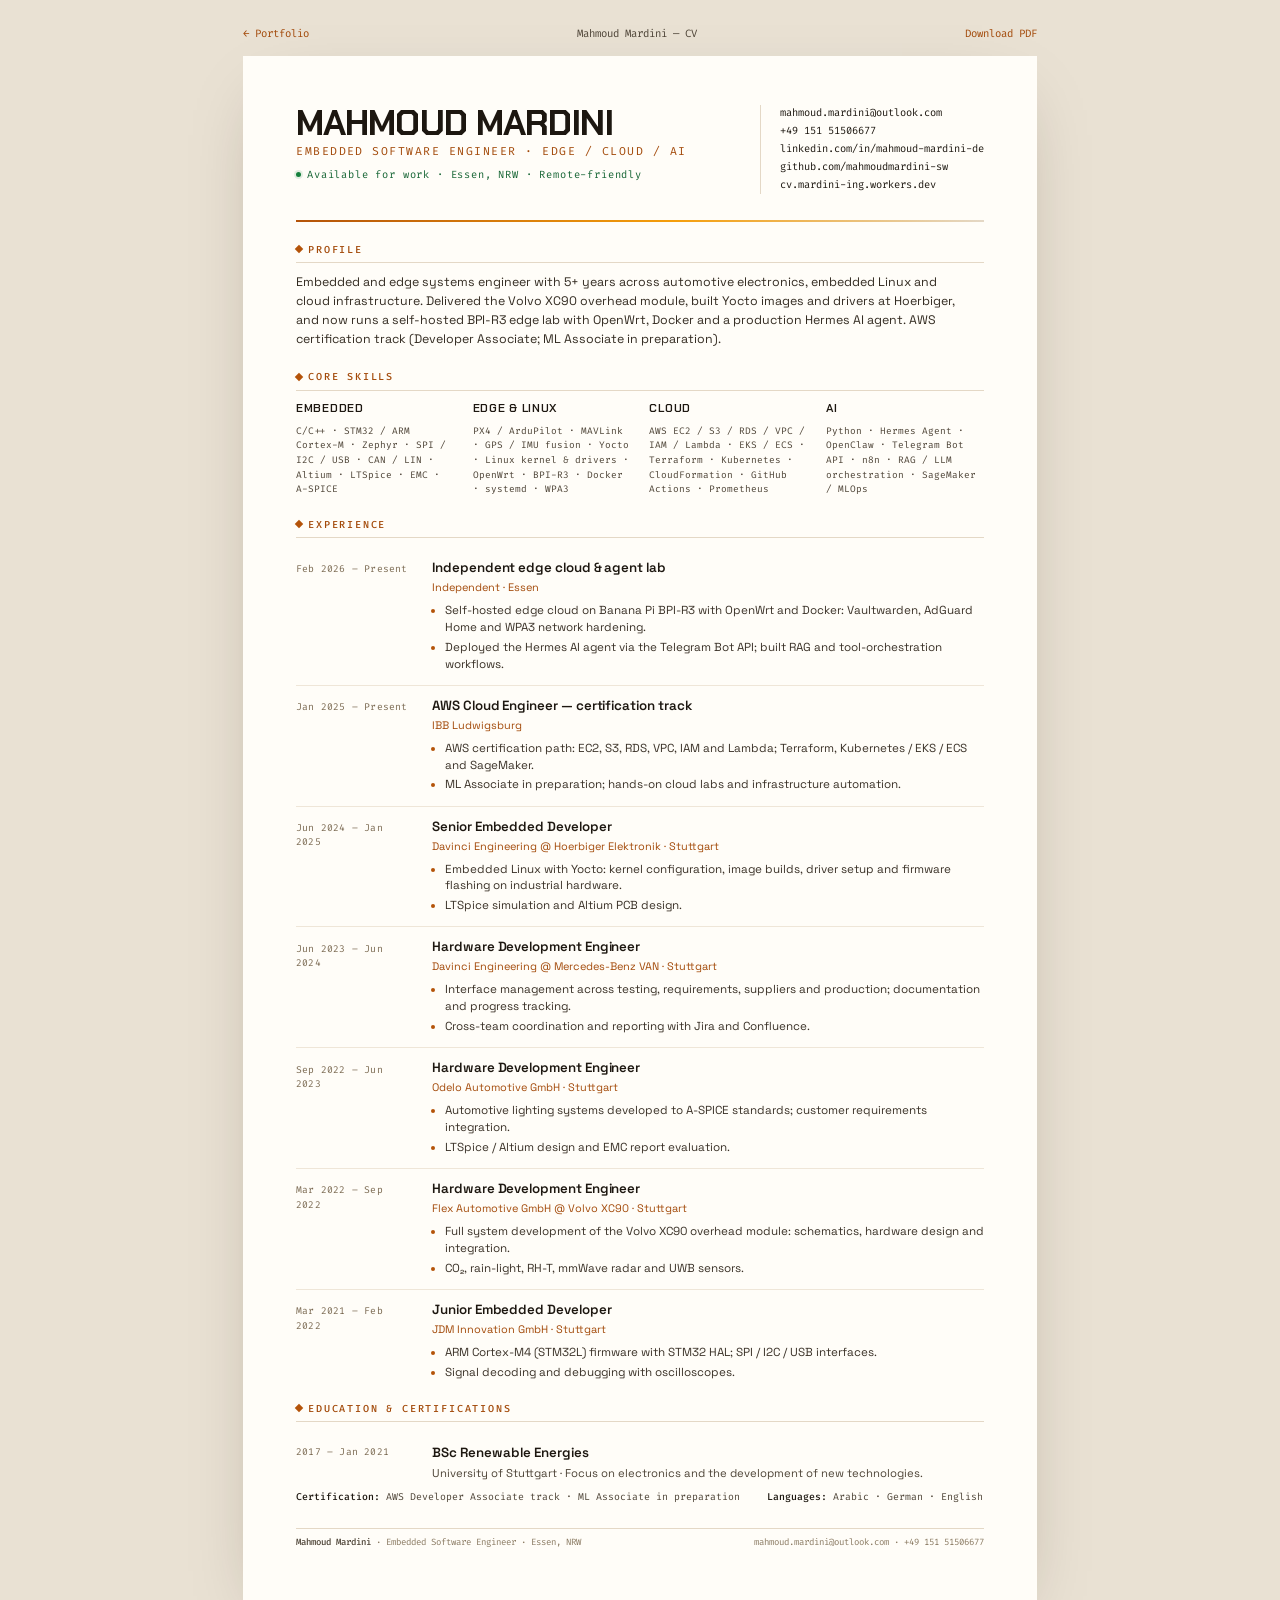
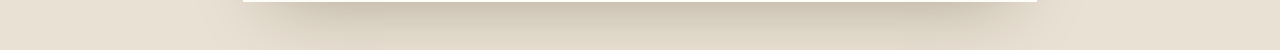
<file: cv.html>
<!DOCTYPE html>
<html lang="en">
<head>
<meta charset="UTF-8">
<meta name="viewport" content="width=device-width, initial-scale=1.0">
<meta name="robots" content="noindex">
<link rel="icon" type="image/svg+xml" href="assets/favicon.svg">
<title>Mahmoud Mardini — CV</title>
<link rel="preconnect" href="https://fonts.googleapis.com">
<link rel="preconnect" href="https://fonts.gstatic.com" crossorigin>
<link href="https://fonts.googleapis.com/css2?family=Chakra+Petch:wght@500;600;700&family=Fira+Code:wght@400;500&family=Space+Grotesk:wght@400;500;600;700&display=swap" rel="stylesheet">
<style>
  @page { size: A4; margin: 0; }

  * { box-sizing: border-box; margin: 0; }

  html, body { background: #fffdf8; }

  body {
    font-family: "Space Grotesk", system-ui, sans-serif;
    color: #1d1710;
    font-size: 9.15pt;
    line-height: 1.48;
    -webkit-print-color-adjust: exact;
    print-color-adjust: exact;
  }

  .page {
    position: relative;
    width: 210mm;
    min-height: 297mm;
    padding: 13mm 14mm 14mm;
  }

  a { color: inherit; text-decoration: none; }

  /* header */
  .cv-head {
    display: flex;
    align-items: flex-start;
    justify-content: space-between;
    gap: 16mm;
  }

  .cv-name {
    font-family: "Chakra Petch", sans-serif;
    font-size: 27pt;
    font-weight: 700;
    line-height: 0.98;
    letter-spacing: -0.025em;
    text-transform: uppercase;
  }

  .cv-role {
    margin-top: 4px;
    font-family: "Fira Code", monospace;
    font-size: 8.6pt;
    letter-spacing: 0.13em;
    text-transform: uppercase;
    color: #a34a0a;
  }

  .cv-avail {
    display: flex;
    align-items: center;
    gap: 6px;
    margin-top: 6px;
    font-family: "Fira Code", monospace;
    font-size: 7.8pt;
    letter-spacing: 0.08em;
    color: #166534;
  }

  .cv-avail i {
    width: 5px;
    height: 5px;
    border-radius: 50%;
    background: #15803d;
    box-shadow: 0 0 0 2px rgba(21, 128, 61, 0.12);
  }

  .cv-contact {
    flex: none;
    display: grid;
    gap: 2px;
    padding-left: 5mm;
    border-left: 1px solid #e4d8c6;
    font-family: "Fira Code", monospace;
    font-size: 7.8pt;
    line-height: 1.55;
    color: #4d4336;
    text-align: left;
  }

  .cv-contact a { color: #1d1710; }

  .cv-rule {
    height: 2px;
    margin: 7mm 0 5mm;
    background: linear-gradient(90deg, #b45309, #f59e0b 55%, #e4d8c6);
  }

  /* sections */
  .cv-section { margin-top: 5.2mm; }

  .cv-section h2 {
    display: flex;
    align-items: center;
    gap: 6px;
    margin-bottom: 2.6mm;
    padding-bottom: 1.4mm;
    border-bottom: 1px solid #e4d8c6;
    font-family: "Fira Code", monospace;
    font-size: 7.6pt;
    font-weight: 500;
    letter-spacing: 0.18em;
    text-transform: uppercase;
    color: #a34a0a;
    break-after: avoid;
  }

  .cv-section h2::before {
    content: "";
    width: 6px;
    height: 6px;
    background: #b45309;
    transform: rotate(45deg);
  }

  .summary {
    max-width: 178mm;
    font-size: 9.3pt;
    line-height: 1.55;
    color: #332b21;
  }

  /* skills */
  .skills {
    display: grid;
    grid-template-columns: repeat(4, minmax(0, 1fr));
    gap: 5mm;
  }

  .skills h3 {
    margin-bottom: 1.6mm;
    font-family: "Chakra Petch", sans-serif;
    font-size: 8.8pt;
    font-weight: 600;
    letter-spacing: 0.06em;
    text-transform: uppercase;
    color: #1d1710;
  }

  .skills p {
    font-family: "Fira Code", monospace;
    font-size: 7.1pt;
    line-height: 1.55;
    color: #4d4336;
  }

  /* experience */
  .job {
    display: grid;
    grid-template-columns: 31mm minmax(0, 1fr);
    gap: 5mm;
    padding: 3.2mm 0;
    border-bottom: 1px solid #efe6d8;
    break-inside: avoid;
  }

  .job:last-child { border-bottom: 0; padding-bottom: 0; }

  .job-when {
    font-family: "Fira Code", monospace;
    font-size: 7.3pt;
    line-height: 1.5;
    letter-spacing: 0.02em;
    color: #7b6a52;
    padding-top: 0.6mm;
  }

  .job h3 {
    font-size: 10pt;
    font-weight: 600;
    line-height: 1.25;
    letter-spacing: -0.005em;
  }

  .job-org {
    margin-top: 0.6mm;
    font-size: 8.2pt;
    color: #a34a0a;
  }

  .job ul {
    margin-top: 1.8mm;
    padding-left: 3.4mm;
    color: #3a3127;
  }

  .job li {
    margin-top: 0.8mm;
    font-size: 8.75pt;
    line-height: 1.45;
  }

  .job li::marker { color: #b45309; }

  .edu {
    display: grid;
    grid-template-columns: 31mm minmax(0, 1fr);
    gap: 5mm;
    padding-top: 3mm;
    break-inside: avoid;
  }

  .edu h3 { font-size: 10pt; font-weight: 600; }
  .edu p { margin-top: 0.7mm; font-size: 8.5pt; color: #4d4336; }

  .meta-row {
    display: flex;
    flex-wrap: wrap;
    gap: 2mm 7mm;
    margin-top: 2.2mm;
    font-family: "Fira Code", monospace;
    font-size: 7.4pt;
    color: #4d4336;
    break-inside: avoid;
  }

  .meta-row b { color: #1d1710; font-weight: 500; }

  .cv-footer {
    display: flex;
    justify-content: space-between;
    gap: 8mm;
    margin-top: 6mm;
    padding-top: 2mm;
    border-top: 1px solid #e4d8c6;
    font-family: "Fira Code", monospace;
    font-size: 6.8pt;
    color: #8a7a62;
  }

  .cv-footer b { font-weight: 500; color: #4d4336; }

  .cv-actions { display: none; }

  .cv-skip {
    position: absolute;
    left: -9999px;
    top: 0;
    z-index: 100;
    padding: 8px 12px;
    font-family: "Fira Code", monospace;
    font-size: 8pt;
    color: #fffdf8;
    background: #b45309;
  }

  .cv-skip:focus { left: 16px; top: 16px; }

  @media screen {
    body {
      padding: 26px 16px 48px;
      background: #e9e1d3;
    }

    .cv-actions {
      display: flex;
      align-items: center;
      justify-content: space-between;
      gap: 14px;
      max-width: 210mm;
      margin: 0 auto 14px;
      font-family: "Fira Code", monospace;
      font-size: 8pt;
      color: #4d4336;
    }

    .cv-actions a { color: #a34a0a; }
    .cv-actions a:hover { text-decoration: underline; }

    .page {
      margin: 0 auto;
      background: #fffdf8;
      box-shadow: 0 24px 70px -30px rgba(40, 25, 5, 0.35);
    }
  }

  @media screen and (max-width: 820px) {
    body { padding: 14px 10px 30px; }

    .page {
      width: 100%;
      min-height: 0;
      padding: 20px 18px 28px;
    }

    .cv-head {
      flex-direction: column;
      gap: 12px;
    }

    .cv-contact {
      padding-left: 0;
      padding-top: 8px;
      border-left: 0;
      border-top: 1px solid #e4d8c6;
    }

    .skills { grid-template-columns: repeat(2, minmax(0, 1fr)); }

    .job,
    .edu {
      grid-template-columns: minmax(0, 1fr);
      gap: 2px;
    }

    .job-when { padding-top: 0; }

    .cv-actions {
      gap: 10px;
      font-size: 7.4pt;
    }
  }

  @media screen and (max-width: 520px) {
    .skills { grid-template-columns: minmax(0, 1fr); }
    .cv-actions span { display: none; }
  }
</style>
</head>
<body>
<a class="cv-skip" href="#cv-main">Skip to CV</a>
<div class="cv-actions">
  <a href="./">← Portfolio</a>
  <span>Mahmoud Mardini — CV</span>
  <a href="assets/mahmoud-mardini-cv.pdf" download="Mahmoud-Mardini-CV.pdf">Download PDF</a>
</div>
<div class="page" id="cv-main">
  <header class="cv-head">
    <div>
      <div class="cv-name">Mahmoud Mardini</div>
      <div class="cv-role">Embedded Software Engineer · Edge / Cloud / AI</div>
      <div class="cv-avail"><i></i>Available for work · Essen, NRW · Remote-friendly</div>
    </div>
    <div class="cv-contact">
      <a href="mailto:mahmoud.mardini@outlook.com">mahmoud.mardini@outlook.com</a>
      <a href="tel:+4915151506677">+49 151 51506677</a>
      <a href="https://www.linkedin.com/in/mahmoud-mardini-de/">linkedin.com/in/mahmoud-mardini-de</a>
      <a href="https://github.com/mahmoudmardini-sw">github.com/mahmoudmardini-sw</a>
      <a href="https://cv.mardini-ing.workers.dev/">cv.mardini-ing.workers.dev</a>
    </div>
  </header>

  <div class="cv-rule"></div>

  <section class="cv-section" aria-labelledby="profile">
    <h2 id="profile">Profile</h2>
    <p class="summary">Embedded and edge systems engineer with 5+ years across automotive electronics, embedded Linux and cloud infrastructure. Delivered the Volvo XC90 overhead module, built Yocto images and drivers at Hoerbiger, and now runs a self-hosted BPI-R3 edge lab with OpenWrt, Docker and a production Hermes AI agent. AWS certification track (Developer Associate; ML Associate in preparation).</p>
  </section>

  <section class="cv-section" aria-labelledby="skills">
    <h2 id="skills">Core skills</h2>
    <div class="skills">
      <div>
        <h3>Embedded</h3>
        <p>C/C++ · STM32 / ARM Cortex-M · Zephyr · SPI / I2C / USB · CAN / LIN · Altium · LTSpice · EMC · A-SPICE</p>
      </div>
      <div>
        <h3>Edge &amp; Linux</h3>
        <p>PX4 / ArduPilot · MAVLink · GPS / IMU fusion · Yocto · Linux kernel &amp; drivers · OpenWrt · BPI-R3 · Docker · systemd · WPA3</p>
      </div>
      <div>
        <h3>Cloud</h3>
        <p>AWS EC2 / S3 / RDS / VPC / IAM / Lambda · EKS / ECS · Terraform · Kubernetes · CloudFormation · GitHub Actions · Prometheus</p>
      </div>
      <div>
        <h3>AI</h3>
        <p>Python · Hermes Agent · OpenClaw · Telegram Bot API · n8n · RAG / LLM orchestration · SageMaker / MLOps</p>
      </div>
    </div>
  </section>

  <section class="cv-section" aria-labelledby="experience">
    <h2 id="experience">Experience</h2>

    <article class="job">
      <div class="job-when">Feb 2026 – Present</div>
      <div>
        <h3>Independent edge cloud &amp; agent lab</h3>
        <p class="job-org">Independent · Essen</p>
        <ul>
          <li>Self-hosted edge cloud on Banana Pi BPI-R3 with OpenWrt and Docker: Vaultwarden, AdGuard Home and WPA3 network hardening.</li>
          <li>Deployed the Hermes AI agent via the Telegram Bot API; built RAG and tool-orchestration workflows.</li>
        </ul>
      </div>
    </article>

    <article class="job">
      <div class="job-when">Jan 2025 – Present</div>
      <div>
        <h3>AWS Cloud Engineer — certification track</h3>
        <p class="job-org">IBB Ludwigsburg</p>
        <ul>
          <li>AWS certification path: EC2, S3, RDS, VPC, IAM and Lambda; Terraform, Kubernetes / EKS / ECS and SageMaker.</li>
          <li>ML Associate in preparation; hands-on cloud labs and infrastructure automation.</li>
        </ul>
      </div>
    </article>

    <article class="job">
      <div class="job-when">Jun 2024 – Jan 2025</div>
      <div>
        <h3>Senior Embedded Developer</h3>
        <p class="job-org">Davinci Engineering @ Hoerbiger Elektronik · Stuttgart</p>
        <ul>
          <li>Embedded Linux with Yocto: kernel configuration, image builds, driver setup and firmware flashing on industrial hardware.</li>
          <li>LTSpice simulation and Altium PCB design.</li>
        </ul>
      </div>
    </article>

    <article class="job">
      <div class="job-when">Jun 2023 – Jun 2024</div>
      <div>
        <h3>Hardware Development Engineer</h3>
        <p class="job-org">Davinci Engineering @ Mercedes-Benz VAN · Stuttgart</p>
        <ul>
          <li>Interface management across testing, requirements, suppliers and production; documentation and progress tracking.</li>
          <li>Cross-team coordination and reporting with Jira and Confluence.</li>
        </ul>
      </div>
    </article>

    <article class="job">
      <div class="job-when">Sep 2022 – Jun 2023</div>
      <div>
        <h3>Hardware Development Engineer</h3>
        <p class="job-org">Odelo Automotive GmbH · Stuttgart</p>
        <ul>
          <li>Automotive lighting systems developed to A-SPICE standards; customer requirements integration.</li>
          <li>LTSpice / Altium design and EMC report evaluation.</li>
        </ul>
      </div>
    </article>

    <article class="job">
      <div class="job-when">Mar 2022 – Sep 2022</div>
      <div>
        <h3>Hardware Development Engineer</h3>
        <p class="job-org">Flex Automotive GmbH @ Volvo XC90 · Stuttgart</p>
        <ul>
          <li>Full system development of the Volvo XC90 overhead module: schematics, hardware design and integration.</li>
          <li>CO₂, rain-light, RH-T, mmWave radar and UWB sensors.</li>
        </ul>
      </div>
    </article>

    <article class="job">
      <div class="job-when">Mar 2021 – Feb 2022</div>
      <div>
        <h3>Junior Embedded Developer</h3>
        <p class="job-org">JDM Innovation GmbH · Stuttgart</p>
        <ul>
          <li>ARM Cortex-M4 (STM32L) firmware with STM32 HAL; SPI / I2C / USB interfaces.</li>
          <li>Signal decoding and debugging with oscilloscopes.</li>
        </ul>
      </div>
    </article>
  </section>

  <section class="cv-section" aria-labelledby="education">
    <h2 id="education">Education &amp; certifications</h2>
    <div class="edu">
      <div class="job-when">2017 – Jan 2021</div>
      <div>
        <h3>BSc Renewable Energies</h3>
        <p>University of Stuttgart · Focus on electronics and the development of new technologies.</p>
      </div>
    </div>
    <div class="meta-row">
      <span><b>Certification:</b> AWS Developer Associate track · ML Associate in preparation</span>
      <span><b>Languages:</b> Arabic · German · English</span>
    </div>
  </section>

  <footer class="cv-footer">
    <span><b>Mahmoud Mardini</b> · Embedded Software Engineer · Essen, NRW</span>
    <span>mahmoud.mardini@outlook.com · +49 151 51506677</span>
  </footer>
</div>
</body>
</html>
</file>
<file: assets/css/styles.css>
/* ==========================================================================
   Mahmoud Mardini — Neural Flight Deck
   A ground-control-station interface for embedded, drones, AI and agents.
   ========================================================================== */

/* --------------------------------------------------------------------------
   1. Tokens
   -------------------------------------------------------------------------- */
:root {
  --font-display: "Chakra Petch", "Space Grotesk", system-ui, sans-serif;
  --font-body: "Space Grotesk", system-ui, -apple-system, "Segoe UI", sans-serif;
  --font-mono: "Fira Code", ui-monospace, "SFMono-Regular", Consolas, monospace;
  --font-arabic: "Cairo", "Space Grotesk", system-ui, sans-serif;

  --header-h: 76px;
  --container: 1240px;
  --radius: 16px;
  --radius-sm: 10px;
  --ease: cubic-bezier(0.22, 0.61, 0.36, 1);
  --ease-out: cubic-bezier(0.16, 1, 0.3, 1);
}

html[data-theme="dark"] {
  --bg: #060403;
  --bg-2: #0a0806;
  --surface: #0e0b07;
  --surface-2: #141009;
  --surface-3: #1a140c;
  --panel: rgba(14, 11, 7, 0.82);
  --header-bg: rgba(8, 6, 4, 0.8);
  --card-bg: linear-gradient(165deg, rgba(255, 176, 32, 0.055), transparent 46%),
    linear-gradient(165deg, #141009, #0c0906);

  --text: #f5eddf;
  --text-2: #c6b9a4;
  --muted: #8a7f6e;

  --line: #2a2117;
  --line-soft: rgba(255, 190, 120, 0.1);
  --line-strong: rgba(255, 190, 120, 0.24);

  --amber: #ffb020;
  --amber-soft: #ffd27a;
  --orange: #ff6a00;
  --green: #7ae582;
  --green-soft: #b9f7bd;
  --on-accent: #190f02;

  --grid: rgba(255, 176, 32, 0.06);
  --glow-1: rgba(255, 148, 26, 0.16);
  --glow-2: rgba(122, 229, 130, 0.07);
  --shadow: 0 28px 70px -34px rgba(0, 0, 0, 0.95);
  --shadow-soft: 0 16px 40px -28px rgba(0, 0, 0, 0.9);
}

html[data-theme="light"] {
  --bg: #f4eee2;
  --bg-2: #efe6d5;
  --surface: #fdf8ee;
  --surface-2: #fffdf7;
  --surface-3: #f6ecda;
  --panel: rgba(253, 248, 238, 0.88);
  --header-bg: rgba(250, 245, 236, 0.84);
  --card-bg: linear-gradient(165deg, rgba(180, 83, 9, 0.06), transparent 46%),
    linear-gradient(165deg, #fffdf8, #f8efdf);

  --text: #1d1509;
  --text-2: #4b3c27;
  --muted: #7b6a52;

  --line: #dfd0b7;
  --line-soft: rgba(90, 60, 20, 0.12);
  --line-strong: rgba(90, 60, 20, 0.26);

  --amber: #b45309;
  --amber-soft: #d97706;
  --orange: #c2410c;
  --green: #15803d;
  --green-soft: #166534;
  --on-accent: #1d1102;

  --grid: rgba(120, 80, 20, 0.07);
  --glow-1: rgba(245, 158, 11, 0.18);
  --glow-2: rgba(34, 197, 94, 0.1);
  --shadow: 0 28px 60px -36px rgba(80, 50, 10, 0.45);
  --shadow-soft: 0 16px 40px -30px rgba(80, 50, 10, 0.35);
}

/* --------------------------------------------------------------------------
   2. Reset & base
   -------------------------------------------------------------------------- */
*,
*::before,
*::after {
  box-sizing: border-box;
}

* {
  margin: 0;
}

html {
  scroll-behavior: smooth;
  -webkit-text-size-adjust: 100%;
}

body {
  min-height: 100vh;
  font-family: var(--font-body);
  font-size: 16px;
  line-height: 1.6;
  color: var(--text);
  background-color: var(--bg);
  background-image:
    radial-gradient(1100px 620px at 82% -8%, var(--glow-1), transparent 62%),
    radial-gradient(820px 520px at -6% 18%, var(--glow-2), transparent 58%),
    radial-gradient(900px 500px at 50% 110%, var(--glow-1), transparent 65%);
  background-attachment: fixed;
  -webkit-font-smoothing: antialiased;
  text-rendering: optimizeLegibility;
  overflow-x: hidden;
}

/* Fine fixed grid behind everything */
body::before {
  content: "";
  position: fixed;
  inset: 0;
  z-index: 0;
  pointer-events: none;
  background-image:
    linear-gradient(var(--grid) 1px, transparent 1px),
    linear-gradient(90deg, var(--grid) 1px, transparent 1px);
  background-size: 72px 72px;
  -webkit-mask-image: radial-gradient(ellipse 90% 70% at 50% 30%, #000 0%, transparent 85%);
  mask-image: radial-gradient(ellipse 90% 70% at 50% 30%, #000 0%, transparent 85%);
  opacity: 0.9;
}

body.nav-open {
  overflow: hidden;
}

main,
.site-header,
.site-footer,
#scroll-top,
.skip-link {
  position: relative;
  z-index: 1;
}

img,
svg,
canvas {
  display: block;
  max-width: 100%;
}

button,
input,
select,
textarea {
  font: inherit;
  color: inherit;
}

button {
  cursor: pointer;
  background: none;
  border: 0;
}

a {
  color: inherit;
  text-decoration: none;
}

ul,
ol {
  list-style: none;
  padding: 0;
}

h1,
h2,
h3,
h4 {
  font-family: var(--font-display);
  font-weight: 600;
  line-height: 1.12;
  text-wrap: balance;
}

p {
  text-wrap: pretty;
}

::selection {
  background: rgba(255, 176, 32, 0.3);
  color: var(--text);
}

:focus-visible {
  outline: 2px solid var(--green);
  outline-offset: 3px;
  border-radius: 4px;
}

.container {
  width: min(100% - 40px, var(--container));
  margin-inline: auto;
}

.sr-only {
  position: absolute;
  width: 1px;
  height: 1px;
  padding: 0;
  margin: -1px;
  overflow: hidden;
  clip: rect(0 0 0 0);
  white-space: nowrap;
  border: 0;
}

.icon {
  width: 20px;
  height: 20px;
  flex: none;
}

/* --------------------------------------------------------------------------
   3. Scroll progress, skip link
   -------------------------------------------------------------------------- */
#scroll-progress {
  position: fixed;
  inset-block-start: 0;
  inset-inline: 0;
  z-index: 90;
  height: 2px;
  width: 0;
  background: linear-gradient(90deg, var(--green), var(--amber) 45%, var(--orange));
  box-shadow: 0 0 14px rgba(255, 176, 32, 0.6);
  transition: width 0.08s linear;
}

.skip-link {
  position: fixed;
  inset-block-start: 12px;
  inset-inline-start: 12px;
  z-index: 100;
  padding: 10px 16px;
  font-family: var(--font-mono);
  font-size: 12px;
  color: var(--on-accent);
  background: var(--amber);
  border-radius: 8px;
  transform: translateY(-180%);
  transition: transform 0.25s var(--ease);
}

.skip-link:focus-visible {
  transform: translateY(0);
  outline-offset: 2px;
}

/* --------------------------------------------------------------------------
   4. Header / navigation
   -------------------------------------------------------------------------- */
.site-header {
  position: sticky;
  inset-block-start: 0;
  z-index: 60;
  height: var(--header-h);
  border-block-end: 1px solid transparent;
  transition: background 0.35s var(--ease), border-color 0.35s var(--ease),
    backdrop-filter 0.35s var(--ease);
}

.site-header.is-scrolled,
.site-header.is-open {
  background: var(--header-bg);
  border-block-end-color: var(--line-soft);
  -webkit-backdrop-filter: blur(16px) saturate(120%);
  backdrop-filter: blur(16px) saturate(120%);
}

.nav-shell {
  height: 100%;
  display: flex;
  align-items: center;
  justify-content: space-between;
  gap: 20px;
}

.brand {
  display: inline-flex;
  align-items: center;
  gap: 11px;
  flex: none;
}

.brand-mark {
  position: relative;
  display: grid;
  place-items: center;
  width: 38px;
  height: 38px;
  color: var(--amber);
  background: linear-gradient(160deg, rgba(255, 176, 32, 0.14), rgba(255, 106, 0, 0.04));
  border: 1px solid var(--line-strong);
  border-radius: 11px;
  box-shadow: inset 0 0 18px rgba(255, 176, 32, 0.08);
  transition: border-color 0.3s, box-shadow 0.3s;
}

.brand-mark::after {
  content: "";
  position: absolute;
  inset-block-end: -3px;
  inset-inline-end: -3px;
  width: 6px;
  height: 6px;
  background: var(--green);
  border: 1px solid var(--bg);
  border-radius: 50%;
  box-shadow: 0 0 8px var(--green);
}

.brand:hover .brand-mark {
  border-color: var(--amber);
  box-shadow: inset 0 0 18px rgba(255, 176, 32, 0.16), 0 0 20px rgba(255, 176, 32, 0.18);
}

.brand-mark .icon {
  width: 22px;
  height: 22px;
}

.brand-mono {
  font-family: var(--font-display);
  font-size: 13px;
  font-weight: 700;
  letter-spacing: 0.04em;
  line-height: 1;
}

.brand-copy {
  display: flex;
  flex-direction: column;
  line-height: 1.1;
}

.brand-name {
  font-family: var(--font-display);
  font-size: 14px;
  font-weight: 700;
  letter-spacing: 0.16em;
  color: var(--text);
}

.brand-role {
  margin-block-start: 3px;
  font-family: var(--font-mono);
  font-size: 8.5px;
  letter-spacing: 0.14em;
  text-transform: uppercase;
  color: var(--muted);
}

.nav-links {
  display: flex;
  align-items: center;
  gap: 2px;
}

.nav-link {
  position: relative;
  display: inline-flex;
  align-items: baseline;
  gap: 5px;
  padding: 9px 11px;
  font-family: var(--font-mono);
  font-size: 11px;
  letter-spacing: 0.13em;
  text-transform: uppercase;
  color: var(--text-2);
  border-radius: 6px;
  transition: color 0.25s var(--ease);
}

.nav-idx {
  font-size: 8px;
  color: var(--amber);
  opacity: 0.75;
}

.nav-link::after {
  content: "";
  position: absolute;
  inset-block-end: 4px;
  inset-inline: 11px;
  height: 1px;
  background: var(--amber);
  transform: scaleX(0);
  transform-origin: left center;
  transition: transform 0.3s var(--ease);
}

.nav-link:hover,
.nav-link.active {
  color: var(--text);
}

.nav-link.active::after,
.nav-link:hover::after {
  transform: scaleX(1);
}

.nav-link.active {
  color: var(--amber-soft);
}

.nav-actions {
  display: flex;
  align-items: center;
  gap: 8px;
  flex: none;
}

.sys-chip {
  display: inline-flex;
  align-items: center;
  gap: 6px;
  padding: 5px 9px;
  font-family: var(--font-mono);
  font-size: 9px;
  letter-spacing: 0.16em;
  color: var(--green);
  border: 1px solid color-mix(in srgb, var(--green) 28%, transparent);
  border-radius: 999px;
  background: color-mix(in srgb, var(--green) 7%, transparent);
}

.sys-chip i {
  width: 5px;
  height: 5px;
  background: var(--green);
  border-radius: 50%;
  box-shadow: 0 0 8px var(--green);
  animation: blink 2.4s ease-in-out infinite;
}

.nav-social,
.theme-toggle {
  display: grid;
  place-items: center;
  width: 34px;
  height: 34px;
  color: var(--text-2);
  border: 1px solid var(--line);
  border-radius: 9px;
  background: color-mix(in srgb, var(--surface) 55%, transparent);
  transition: color 0.25s, border-color 0.25s, transform 0.25s var(--ease),
    background 0.25s;
}

.nav-social .icon {
  width: 16px;
  height: 16px;
}

.nav-social:hover,
.theme-toggle:hover {
  color: var(--amber);
  border-color: var(--line-strong);
  transform: translateY(-1px);
}

.lang-wrap {
  position: relative;
  display: inline-flex;
  align-items: center;
  gap: 2px;
  color: var(--muted);
  border: 1px solid var(--line);
  border-radius: 9px;
  padding-inline-start: 8px;
  background: color-mix(in srgb, var(--surface) 55%, transparent);
  transition: border-color 0.25s;
}

.lang-wrap:hover {
  border-color: var(--line-strong);
}

.lang-wrap .icon {
  width: 14px;
  height: 14px;
  pointer-events: none;
}

.lang-select {
  appearance: none;
  -webkit-appearance: none;
  padding: 8px 22px 8px 4px;
  font-family: var(--font-mono);
  font-size: 10px;
  letter-spacing: 0.1em;
  color: var(--text-2);
  background: transparent;
  border: 0;
  cursor: pointer;
  outline-offset: 2px;
}

.lang-select option {
  background: var(--surface);
  color: var(--text);
}

.lang-wrap::after {
  content: "";
  position: absolute;
  inset-inline-end: 8px;
  inset-block-start: 50%;
  width: 4px;
  height: 4px;
  border-inline-end: 1px solid var(--muted);
  border-block-end: 1px solid var(--muted);
  transform: translateY(-70%) rotate(45deg);
  pointer-events: none;
}

.theme-toggle .icon {
  width: 16px;
  height: 16px;
}

html[data-theme="dark"] .theme-toggle .icon-moon,
html[data-theme="light"] .theme-toggle .icon-sun {
  display: none;
}

.nav-cta {
  display: inline-flex;
}

.nav-links .nav-mobile-cta {
  display: none;
}

.nav-toggle {
  display: none;
  place-items: center;
  width: 38px;
  height: 38px;
  color: var(--text);
  border: 1px solid var(--line);
  border-radius: 9px;
  background: color-mix(in srgb, var(--surface) 55%, transparent);
}

.nav-toggle .icon {
  width: 18px;
  height: 18px;
}

.nav-toggle .icon-close {
  display: none;
}

.nav-toggle[aria-expanded="true"] .icon-menu {
  display: none;
}

.nav-toggle[aria-expanded="true"] .icon-close {
  display: block;
}

/* --------------------------------------------------------------------------
   5. Buttons & tags
   -------------------------------------------------------------------------- */
.btn {
  position: relative;
  display: inline-flex;
  align-items: center;
  justify-content: center;
  gap: 8px;
  padding: 11px 18px;
  font-family: var(--font-body);
  font-size: 13px;
  font-weight: 600;
  letter-spacing: 0.01em;
  line-height: 1.2;
  white-space: nowrap;
  border: 1px solid transparent;
  border-radius: 10px;
  transition: transform 0.25s var(--ease), box-shadow 0.25s, border-color 0.25s,
    background 0.25s, color 0.25s;
}

.btn .icon {
  width: 16px;
  height: 16px;
}

.btn--primary {
  color: var(--on-accent);
  background: linear-gradient(135deg, var(--amber-soft), var(--amber) 46%, var(--orange));
  border-color: rgba(255, 220, 160, 0.5);
  box-shadow: 0 12px 30px -14px rgba(255, 150, 20, 0.65),
    inset 0 1px 0 rgba(255, 255, 255, 0.28);
}

.btn--primary:hover {
  transform: translateY(-2px);
  box-shadow: 0 18px 40px -16px rgba(255, 150, 20, 0.75),
    inset 0 1px 0 rgba(255, 255, 255, 0.35);
}

.btn--primary:active {
  transform: translateY(0);
}

.btn--ghost {
  color: var(--text);
  background: color-mix(in srgb, var(--surface) 50%, transparent);
  border-color: var(--line-strong);
}

.btn--ghost:hover {
  color: var(--amber-soft);
  border-color: var(--amber);
  transform: translateY(-2px);
  background: color-mix(in srgb, var(--amber) 7%, transparent);
}

.btn--lg {
  padding: 14px 22px;
  font-size: 14px;
  border-radius: 11px;
}

.btn--lg .icon {
  width: 18px;
  height: 18px;
}

.tags,
.log-tags,
.rack-chips {
  display: flex;
  flex-wrap: wrap;
  gap: 6px;
}

.tag {
  display: inline-flex;
  align-items: center;
  padding: 4px 8px;
  font-family: var(--font-mono);
  font-size: 9.5px;
  letter-spacing: 0.02em;
  color: var(--text-2);
  background: color-mix(in srgb, var(--surface-3) 55%, transparent);
  border: 1px solid var(--line-soft);
  border-radius: 5px;
  white-space: nowrap;
}

/* --------------------------------------------------------------------------
   6. Section scaffolding
   -------------------------------------------------------------------------- */
.section {
  position: relative;
  padding-block: clamp(68px, 8.5vw, 118px);
  scroll-margin-top: calc(var(--header-h) + 10px);
}

.section--alt {
  background:
    linear-gradient(180deg, transparent, color-mix(in srgb, var(--surface) 55%, transparent) 18%, color-mix(in srgb, var(--surface) 55%, transparent) 82%, transparent);
  border-block: 1px solid var(--line-soft);
}

.section-head {
  max-width: 780px;
  margin-block-end: clamp(34px, 4.4vw, 58px);
}

.section-head--center {
  margin-inline: auto;
  text-align: center;
}

.section-head--center .eyebrow {
  justify-content: center;
}

.eyebrow {
  display: inline-flex;
  align-items: center;
  gap: 8px;
  margin-block-end: 16px;
  font-family: var(--font-mono);
  font-size: 10px;
  font-weight: 500;
  letter-spacing: 0.2em;
  text-transform: uppercase;
  color: var(--amber);
}

.eyebrow b {
  display: inline-grid;
  place-items: center;
  min-width: 22px;
  padding: 2px 5px;
  font-weight: 500;
  font-size: 9px;
  color: var(--on-accent);
  background: var(--amber);
  border-radius: 4px;
}

.eyebrow__sep {
  color: var(--muted);
  opacity: 0.65;
}

.section-title {
  font-size: clamp(1.85rem, 4vw, 3.05rem);
  letter-spacing: -0.015em;
  color: var(--text);
}

.section-desc {
  max-width: 62ch;
  margin-block-start: 16px;
  font-size: clamp(0.95rem, 1.2vw, 1.04rem);
  line-height: 1.65;
  color: var(--text-2);
}

.section-head--center .section-desc {
  margin-inline: auto;
}

/* Reveal on scroll */
.js [data-reveal] {
  opacity: 0;
  transform: translateY(22px);
  transition: opacity 0.7s var(--ease) var(--delay, 0s),
    transform 0.7s var(--ease) var(--delay, 0s);
}

.js [data-reveal].is-visible {
  opacity: 1;
  transform: none;
}

/* Card spotlight layer, wired up in main.js */
.module-card::after,
.log-card::after,
.rack-card::after,
.sequence-card::after {
  content: "";
  position: absolute;
  inset: 0;
  z-index: 0;
  pointer-events: none;
  opacity: 0;
  background: radial-gradient(
    300px circle at var(--mx, 50%) var(--my, 50%),
    rgba(255, 176, 32, 0.12),
    transparent 62%
  );
  transition: opacity 0.4s var(--ease);
}

.module-card:hover::after,
.log-card:hover::after,
.rack-card:hover::after,
.sequence-card:hover::after {
  opacity: 1;
}

/* Shared card base */
.module-card,
.log-card,
.rack-card,
.sequence-card {
  position: relative;
  overflow: hidden;
  background: var(--card-bg);
  border: 1px solid var(--line);
  border-radius: var(--radius);
  transition: transform 0.35s var(--ease), border-color 0.35s var(--ease),
    box-shadow 0.35s var(--ease);
}

.module-card > *,
.log-card > *,
.rack-card > *,
.sequence-card > * {
  position: relative;
  z-index: 1;
}

.module-card:hover,
.log-card:hover,
.rack-card:hover,
.sequence-card:hover {
  transform: translateY(-4px);
  border-color: color-mix(in srgb, var(--amber) 42%, var(--line));
  box-shadow: var(--shadow-soft);
}

.module-card::before,
.log-card::before,
.rack-card::before,
.sequence-card::before {
  content: "";
  position: absolute;
  inset-block-start: 0;
  inset-inline: 0;
  z-index: 2;
  height: 1px;
  background: linear-gradient(90deg, transparent, var(--amber), transparent);
  opacity: 0;
  transition: opacity 0.35s var(--ease);
}

.module-card:hover::before,
.log-card:hover::before,
.rack-card:hover::before,
.sequence-card:hover::before {
  opacity: 0.7;
}

/* --------------------------------------------------------------------------
   7. Deploy hero — Battlefield-style deployment screen
   A local dark mission display in both themes, set under the site header.
   -------------------------------------------------------------------------- */
.hero--deploy {
  --d-bg: #070806;
  --d-text: #f5eddf;
  --d-text-2: #c2b6a2;
  --d-muted: #8b8170;
  --d-panel: rgba(9, 11, 8, 0.76);
  --d-line: rgba(255, 190, 120, 0.12);
  --d-line-strong: rgba(255, 190, 120, 0.26);
  --d-amber: #ffb020;
  --d-amber-soft: #ffd27a;
  --d-orange: #ff6a00;
  --d-green: #7ae582;
  --d-cut: 12px;

  position: relative;
  isolation: isolate;
  display: flex;
  flex-direction: column;
  min-height: calc(100vh - var(--header-h));
  min-height: calc(100svh - var(--header-h));
  overflow: hidden;
  padding-block-start: clamp(26px, 3.4vw, 46px);
  color: var(--d-text);
  background: var(--d-bg);
  border-block-end: 1px solid var(--d-line);
}

.hero--deploy ::selection {
  color: var(--d-text);
  background: rgba(255, 176, 32, 0.32);
}

/* ----- map field ----- */
.deploy-map {
  position: absolute;
  inset: 0;
  z-index: 0;
  cursor: crosshair;
}

.deploy-art {
  position: absolute;
  inset: 0;
  width: 100%;
  height: 100%;
  will-change: transform;
  transition: transform 0.45s cubic-bezier(0.16, 1, 0.3, 1);
}

.deploy-grid {
  position: absolute;
  inset: 0;
  background-image:
    linear-gradient(rgba(255, 190, 120, 0.05) 1px, transparent 1px),
    linear-gradient(90deg, rgba(255, 190, 120, 0.05) 1px, transparent 1px);
  background-size: 72px 72px;
  -webkit-mask-image: radial-gradient(ellipse 80% 76% at 55% 46%, #000 18%, transparent 92%);
  mask-image: radial-gradient(ellipse 80% 76% at 55% 46%, #000 18%, transparent 92%);
  animation: deploy-grid-drift 34s linear infinite;
}

.deploy-vignette {
  position: absolute;
  inset: 0;
  background:
    radial-gradient(ellipse 70% 60% at 55% 44%, transparent 42%, rgba(2, 3, 2, 0.5) 100%),
    linear-gradient(180deg, rgba(2, 3, 2, 0.5), transparent 18%, transparent 80%, rgba(2, 3, 2, 0.62));
}

.deploy-scrim {
  position: absolute;
  inset: 0;
  z-index: 1;
  pointer-events: none;
  background: linear-gradient(90deg,
    rgba(5, 6, 4, 0.95) 0%,
    rgba(5, 6, 4, 0.88) 26%,
    rgba(5, 6, 4, 0.52) 42%,
    rgba(5, 6, 4, 0.1) 54%,
    transparent 61%);
}

html[dir="rtl"] .deploy-scrim {
  transform: scaleX(-1);
}

.deploy-scan {
  position: absolute;
  left: 0;
  right: 0;
  top: 0;
  height: 160px;
  pointer-events: none;
  background: linear-gradient(180deg, transparent, rgba(255, 176, 32, 0.026) 55%, transparent);
  animation: deploy-scan 18s linear infinite;
}

.deploy-grain {
  position: absolute;
  inset: 0;
  pointer-events: none;
  opacity: 0.04;
  background-image: url("data:image/svg+xml,%3Csvg xmlns='http://www.w3.org/2000/svg' width='180' height='180'%3E%3Cfilter id='n'%3E%3CfeTurbulence type='fractalNoise' baseFrequency='.85' numOctaves='3' stitchTiles='stitch'/%3E%3C/filter%3E%3Crect width='100%25' height='100%25' filter='url(%23n)'/%3E%3C/svg%3E");
  mix-blend-mode: overlay;
}

.deploy-tag {
  position: absolute;
  font-family: var(--font-mono);
  font-size: 8px;
  letter-spacing: 0.18em;
  text-transform: uppercase;
  color: rgba(210, 220, 190, 0.23);
  pointer-events: none;
  white-space: nowrap;
}

.deploy-tag b {
  font-weight: 500;
  color: rgba(255, 176, 32, 0.36);
}

.deploy-watermark {
  position: absolute;
  left: 60%;
  top: 47%;
  z-index: 1;
  transform: translate(-50%, -50%) rotate(-7deg);
  font-family: var(--font-display);
  font-size: clamp(96px, 13.6vw, 196px);
  font-weight: 700;
  letter-spacing: 0.16em;
  white-space: nowrap;
  color: transparent;
  -webkit-text-stroke: 1.5px rgba(255, 176, 32, 0.12);
  pointer-events: none;
  user-select: none;
}

/* ----- radar motion ----- */
.deploy-sweep {
  position: absolute;
  left: 56.5%;
  top: 47%;
  z-index: 1;
  width: 780px;
  height: 780px;
  margin: -390px 0 0 -390px;
  border-radius: 50%;
  pointer-events: none;
  opacity: 0.4;
  background: conic-gradient(from 0deg,
    rgba(255, 176, 32, 0.1),
    rgba(255, 176, 32, 0.025) 16%,
    transparent 28% 100%);
  -webkit-mask-image: radial-gradient(circle, #000 4%, rgba(0, 0, 0, 0.7) 52%, transparent 76%);
  mask-image: radial-gradient(circle, #000 4%, rgba(0, 0, 0, 0.7) 52%, transparent 76%);
  animation: deploy-sweep 24s linear infinite;
}

.deploy-rings {
  position: absolute;
  left: 56.5%;
  top: 47%;
  z-index: 1;
  width: 0;
  height: 0;
  pointer-events: none;
}

.deploy-rings span {
  position: absolute;
  left: 0;
  top: 0;
  width: 200px;
  height: 200px;
  margin: -100px 0 0 -100px;
  border: 1px solid rgba(255, 176, 32, 0.24);
  border-radius: 50%;
  opacity: 0;
  animation: deploy-radar-ring 7.2s ease-out infinite;
}

.deploy-rings span:nth-child(2) { animation-delay: 2.4s; }
.deploy-rings span:nth-child(3) { animation-delay: 4.8s; }

.deploy-clouds {
  position: absolute;
  inset: -8%;
  z-index: 1;
  overflow: hidden;
  pointer-events: none;
}

.deploy-clouds span {
  position: absolute;
  width: 720px;
  height: 440px;
  border-radius: 50%;
  background: radial-gradient(ellipse at center, rgba(198, 208, 172, 0.07), rgba(198, 208, 172, 0.025) 46%, transparent 70%);
  filter: blur(30px);
  animation: deploy-cloud-drift 66s ease-in-out infinite alternate;
}

.deploy-clouds span:first-child { left: 4%; top: 32%; }

.deploy-clouds span:last-child {
  right: 2%;
  top: 4%;
  width: 600px;
  height: 360px;
  animation-duration: 88s;
  animation-direction: alternate-reverse;
}

.deploy-flyby {
  position: absolute;
  top: 43.5%;
  left: 41%;
  z-index: 2;
  color: rgba(255, 210, 122, 0.5);
  pointer-events: none;
  filter: drop-shadow(0 0 7px rgba(255, 176, 32, 0.3));
  animation: deploy-flyby 16s linear infinite;
}

.deploy-flyby svg { transform: rotate(5deg); }

.deploy-flyby__trail {
  position: absolute;
  right: 100%;
  top: 50%;
  width: 240px;
  height: 1px;
  margin-right: 8px;
  background: linear-gradient(270deg, rgba(255, 210, 122, 0.4), transparent);
}

/* ----- capture points ----- */
.frontline { animation: deploy-front-flow 4.6s linear infinite; }
.comms-line { animation: deploy-comms-flow 7s linear infinite; }

.d-flag {
  position: absolute;
  left: calc(var(--x) * 1%);
  top: calc(var(--y) * 1%);
  z-index: 4;
  display: flex;
  flex-direction: column;
  align-items: center;
  gap: 8px;
  padding: 0;
  color: var(--d-amber);
  transform: translate(-50%, -50%);
}

.d-flag__mark {
  position: relative;
  display: grid;
  place-items: center;
  width: 34px;
  height: 34px;
  border: 1px solid currentColor;
  background: rgba(5, 7, 4, 0.82);
  box-shadow: 0 0 0 1px rgba(0, 0, 0, 0.5), 0 0 22px rgba(255, 176, 32, 0.12);
  transform: rotate(45deg);
  transition: background 0.2s, box-shadow 0.2s;
}

.d-flag__mark > span {
  font-family: var(--font-mono);
  font-size: 13px;
  font-weight: 600;
  line-height: 1;
  transform: rotate(-45deg);
}

.d-flag__mark::before {
  content: "";
  position: absolute;
  inset: -8px;
  border: 1px dashed currentColor;
  opacity: 0.24;
}

.d-flag__name {
  padding: 2px 4px;
  font-family: var(--font-mono);
  font-size: 8.5px;
  letter-spacing: 0.16em;
  text-transform: uppercase;
  color: rgba(245, 237, 223, 0.56);
  background: rgba(4, 6, 3, 0.66);
  white-space: nowrap;
}

.d-flag--secured { color: var(--d-green); }

.d-flag--secured .d-flag__mark {
  box-shadow: 0 0 0 1px rgba(0, 0, 0, 0.5), 0 0 22px rgba(122, 229, 130, 0.16);
}

.d-flag--contested { color: var(--d-orange); }

.d-flag__ping {
  position: absolute;
  left: 50%;
  top: 17px;
  width: 34px;
  height: 34px;
  margin: -17px 0 0 -17px;
  border: 1px solid var(--d-orange);
  pointer-events: none;
  transform: rotate(45deg);
  animation: deploy-ping 2.6s ease-out infinite;
}

.d-flag:hover .d-flag__mark { background: rgba(255, 176, 32, 0.14); }
.d-flag:hover .d-flag__name { color: var(--d-text); }

.d-flag.is-active .d-flag__mark {
  background: rgba(255, 176, 32, 0.2);
  box-shadow: 0 0 0 1px rgba(0, 0, 0, 0.5), 0 0 30px rgba(255, 176, 32, 0.36);
}

.d-flag.is-active .d-flag__name { color: var(--d-text); }

.d-flag.is-preview .d-flag__mark {
  background: color-mix(in srgb, currentColor 20%, rgba(5, 7, 4, 0.82));
  box-shadow: 0 0 0 1px rgba(0, 0, 0, 0.5), 0 0 34px color-mix(in srgb, currentColor 48%, transparent);
}

.d-flag.is-preview .d-flag__name { color: var(--d-text); }

.d-flag.is-preview .d-flag__mark::before { opacity: 0.55; }

.d-flag:nth-of-type(1) { animation: deploy-flag-in 0.5s 0.05s both; }
.d-flag:nth-of-type(2) { animation: deploy-flag-in 0.5s 0.12s both; }
.d-flag:nth-of-type(3) { animation: deploy-flag-in 0.5s 0.19s both; }
.d-flag:nth-of-type(4) { animation: deploy-flag-in 0.5s 0.26s both; }
.d-flag:nth-of-type(5) { animation: deploy-flag-in 0.5s 0.33s both; }

.d-flag.is-popping { animation: deploy-flag-pop 0.45s cubic-bezier(0.2, 1.5, 0.4, 1); }

.d-flag.is-active .d-flag__mark::after {
  content: "";
  position: absolute;
  inset: -6px;
  border: 1px solid currentColor;
  opacity: 0;
  animation: deploy-ring-pulse 2.8s ease-out infinite;
}

.d-flag:focus-visible { outline: none; }

.d-flag:focus-visible .d-flag__mark {
  outline: 1px solid var(--d-amber);
  outline-offset: 5px;
}

/* ----- primary objective marker ----- */
.objective-marker {
  position: absolute;
  left: calc(var(--x) * 1%);
  top: calc(var(--y) * 1%);
  z-index: 3;
  width: 104px;
  height: 104px;
  margin: -52px 0 0 -52px;
  pointer-events: none;
}

.objective-marker i {
  position: absolute;
  inset: 0;
  border: 1px dashed rgba(255, 106, 0, 0.35);
  border-radius: 50%;
  animation: deploy-objective-spin 20s linear infinite;
}

.objective-marker i::before {
  content: "";
  position: absolute;
  inset: 13px;
  border: 1px solid rgba(255, 106, 0, 0.18);
  border-radius: 50%;
}

.objective-marker i::after {
  content: "";
  position: absolute;
  inset: 35px;
  border: 1px solid rgba(255, 106, 0, 0.4);
  border-radius: 50%;
  animation: deploy-objective-pulse 3.6s ease-out infinite;
}

.objective-marker b {
  position: absolute;
  left: 50%;
  top: -8px;
  transform: translateX(-50%);
  padding: 1px 4px;
  font-family: var(--font-mono);
  font-size: 7px;
  font-weight: 500;
  letter-spacing: 0.16em;
  text-transform: uppercase;
  color: var(--d-orange);
  background: rgba(4, 6, 3, 0.82);
  border: 1px solid rgba(255, 106, 0, 0.3);
  white-space: nowrap;
}

html[dir="rtl"] .objective-marker {
  left: calc((100 - var(--x)) * 1%);
}

/* ----- cursor reticle ----- */
.deploy-map.has-reticle { cursor: none; }
.deploy-map.has-reticle .d-flag { cursor: pointer; }
.deploy-map:has(.d-flag:hover) .deploy-reticle { opacity: 0; }

.deploy-reticle {
  position: absolute;
  left: 0;
  top: 0;
  z-index: 6;
  width: 44px;
  height: 44px;
  margin: -22px 0 0 -22px;
  opacity: 0;
  pointer-events: none;
  transition: opacity 0.22s;
}

.deploy-map.has-reticle .deploy-reticle { opacity: 1; }

.deploy-reticle::before,
.deploy-reticle::after {
  content: "";
  position: absolute;
  background: rgba(255, 176, 32, 0.55);
}

.deploy-reticle::before {
  left: 50%;
  top: 0;
  bottom: 0;
  width: 1px;
  margin-left: -0.5px;
  -webkit-mask-image: linear-gradient(180deg, #000 0 30%, transparent 30% 70%, #000 70% 100%);
  mask-image: linear-gradient(180deg, #000 0 30%, transparent 30% 70%, #000 70% 100%);
}

.deploy-reticle::after {
  top: 50%;
  left: 0;
  right: 0;
  height: 1px;
  margin-top: -0.5px;
  -webkit-mask-image: linear-gradient(90deg, #000 0 30%, transparent 30% 70%, #000 70% 100%);
  mask-image: linear-gradient(90deg, #000 0 30%, transparent 30% 70%, #000 70% 100%);
}

.deploy-reticle__ring {
  position: absolute;
  inset: 10px;
  border: 1px solid rgba(255, 176, 32, 0.28);
  border-radius: 50%;
}

.deploy-reticle__ring::after {
  content: "";
  position: absolute;
  inset: -5px;
  border: 1px dashed rgba(255, 176, 32, 0.22);
  border-radius: 50%;
  animation: deploy-spin 14s linear infinite;
}

.deploy-reticle__dot {
  position: absolute;
  left: 50%;
  top: 50%;
  width: 3px;
  height: 3px;
  margin: -1.5px 0 0 -1.5px;
  border-radius: 50%;
  background: var(--d-amber);
  box-shadow: 0 0 8px rgba(255, 176, 32, 0.8);
}

.deploy-reticle__coord {
  position: absolute;
  left: 52px;
  top: 34px;
  font-family: var(--font-mono);
  font-size: 6.5px;
  letter-spacing: 0.12em;
  color: rgba(245, 237, 223, 0.45);
  white-space: nowrap;
}

/* ----- layout ----- */
.deploy-shell {
  position: relative;
  z-index: 2;
  display: flex;
  flex: 1;
  flex-direction: column;
  padding-block-end: clamp(22px, 3vw, 34px);
  pointer-events: none;
}

.deploy-main {
  display: grid;
  flex: 1;
  grid-template-columns: minmax(0, 1fr) 300px;
  gap: clamp(24px, 3vw, 40px);
  align-items: start;
  pointer-events: none;
}

.briefing {
  width: 100%;
  max-width: 540px;
  pointer-events: auto;
  animation: deploy-rise 0.7s cubic-bezier(0.16, 1, 0.3, 1) both;
}

.deploy-eyebrow {
  display: flex;
  align-items: center;
  gap: 10px;
  font-family: var(--font-mono);
  font-size: 9px;
  letter-spacing: 0.22em;
  text-transform: uppercase;
  color: var(--d-amber);
}

.deploy-eyebrow::before {
  content: "";
  width: 22px;
  height: 1px;
  background: var(--d-amber);
  box-shadow: 0 0 8px rgba(255, 176, 32, 0.55);
}

.deploy-eyebrow em {
  font-style: normal;
  color: var(--d-muted);
}

.deploy-name {
  margin-block-start: 18px;
  font-family: var(--font-display);
  font-size: clamp(3.35rem, 6.6vw, 5.9rem);
  font-weight: 700;
  line-height: 0.8;
  letter-spacing: -0.03em;
  text-transform: uppercase;
}

.deploy-name > span { display: block; }

.deploy-name .accent {
  padding-block-end: 0.06em;
  color: transparent;
  background: linear-gradient(100deg, #ffe1a3 0%, var(--d-amber) 42%, var(--d-orange) 96%);
  -webkit-background-clip: text;
  background-clip: text;
  filter: drop-shadow(0 0 24px rgba(255, 140, 20, 0.14));
}

.deploy-role {
  margin-block-start: 15px;
  font-family: var(--font-mono);
  font-size: 11.5px;
  letter-spacing: 0.14em;
  text-transform: uppercase;
  color: var(--d-amber-soft);
}

.deploy-availability {
  display: inline-flex;
  align-items: center;
  gap: 7px;
  margin-block-start: 10px;
  font-family: var(--font-mono);
  font-size: 10.5px;
  letter-spacing: 0.12em;
  text-transform: uppercase;
  color: var(--d-green);
}

.deploy-availability i {
  width: 5px;
  height: 5px;
  border-radius: 50%;
  background: var(--d-green);
  box-shadow: 0 0 8px var(--d-green);
  animation: blink 2.8s ease-in-out infinite;
}

.deploy-lede {
  max-width: 47ch;
  margin-block-start: 15px;
  font-size: 15px;
  line-height: 1.58;
  color: var(--d-text-2);
}

.deploy-ikigai {
  display: flex;
  align-items: flex-start;
  gap: 10px;
  max-width: 52ch;
  margin-block-start: 14px;
  padding: 8px 12px;
  font-size: 12.5px;
  line-height: 1.5;
  color: var(--d-text-2);
  background: rgba(255, 176, 32, 0.045);
  border-inline-start: 2px solid rgba(255, 176, 32, 0.55);
}

.deploy-ikigai__tag {
  flex: none;
  margin-block-start: 1px;
  font-family: var(--font-mono);
  font-size: 8px;
  letter-spacing: 0.18em;
  color: var(--d-amber);
}

/* ----- buttons ----- */
.deploy-actions {
  display: flex;
  gap: 10px;
  margin-block-start: 20px;
}

.deploy-actions .d-btn { flex: 1 1 0; }

.d-btn {
  position: relative;
  display: inline-flex;
  align-items: center;
  justify-content: center;
  gap: 12px;
  height: 52px;
  padding: 0 22px;
  font-family: var(--font-display);
  font-size: 12.5px;
  font-weight: 700;
  letter-spacing: 0.16em;
  text-transform: uppercase;
  clip-path: polygon(0 0, 100% 0, 100% calc(100% - 11px), calc(100% - 11px) 100%, 0 100%);
  transition: transform 0.2s, filter 0.2s, border-color 0.2s;
}

.d-btn:hover { transform: translateY(-2px); }

.d-btn .icon {
  width: 15px;
  height: 15px;
}

.d-btn--deploy {
  min-width: 220px;
  overflow: hidden;
  color: #1a0f02;
  background: linear-gradient(100deg, #ffc44d, var(--d-amber) 40%, var(--d-orange));
  box-shadow: 0 10px 32px -14px rgba(255, 140, 10, 0.5);
}

.d-btn--deploy > span {
  display: flex;
  flex-direction: column;
  align-items: flex-start;
  line-height: 1.1;
}

.d-btn--deploy b { font-size: 13.5px; }

.d-btn--deploy small {
  font-family: var(--font-mono);
  font-size: 7px;
  font-weight: 400;
  letter-spacing: 0.16em;
  opacity: 0.64;
}

.d-btn--deploy::before {
  content: "";
  position: absolute;
  top: -70%;
  bottom: -70%;
  left: -55%;
  width: 34%;
  background: linear-gradient(100deg, transparent, rgba(255, 255, 255, 0.5), transparent);
  transform: skewX(-18deg);
  animation: deploy-shimmer 5.6s ease-in-out infinite;
}

.d-btn--deploy > * {
  position: relative;
  z-index: 1;
}

.d-btn--ghost {
  color: var(--d-text);
  border: 1px solid var(--d-line-strong);
  background: rgba(255, 255, 255, 0.02);
}

.d-btn--ghost .icon { color: var(--d-amber); }
.d-btn--ghost:hover { border-color: var(--d-amber); }

.d-btn:focus-visible {
  outline: 2px solid var(--d-amber-soft);
  outline-offset: 3px;
}

/* ----- loadout ----- */
.loadout { margin-block-start: 22px; }

.loadout-head {
  display: flex;
  align-items: baseline;
  justify-content: space-between;
  font-family: var(--font-mono);
  font-size: 9px;
  letter-spacing: 0.18em;
  text-transform: uppercase;
  color: var(--d-text-2);
}

.loadout-head b {
  font-weight: 500;
  color: var(--d-amber);
}

.classes {
  display: flex;
  gap: 10px;
  margin-block-start: 9px;
}

.d-class {
  position: relative;
  flex: 1;
  min-width: 0;
  height: 78px;
  padding: 9px 10px;
  font: inherit;
  color: inherit;
  text-align: start;
  background: rgba(9, 11, 8, 0.55);
  border: 1px solid var(--d-line);
  clip-path: polygon(0 0, 100% 0, 100% calc(100% - 8px), calc(100% - 8px) 100%, 0 100%);
  transition: border-color 0.2s, background 0.2s, transform 0.2s;
}

.d-class:hover {
  border-color: var(--d-line-strong);
  transform: translateY(-2px);
}

.d-class .top {
  display: flex;
  align-items: flex-start;
  justify-content: space-between;
  color: var(--d-muted);
}

.d-class .icon {
  width: 17px;
  height: 17px;
}

.d-class .pwr {
  font-family: var(--font-mono);
  font-size: 8.5px;
  letter-spacing: 0.08em;
  color: var(--d-muted);
}

.d-class strong {
  display: block;
  margin-block-start: 9px;
  font-family: var(--font-display);
  font-size: 10.5px;
  font-weight: 600;
  letter-spacing: 0.11em;
  text-transform: uppercase;
}

.d-class small {
  display: block;
  margin-block-start: 2px;
  overflow: hidden;
  font-family: var(--font-mono);
  font-size: 7px;
  letter-spacing: 0.02em;
  color: var(--d-muted);
  white-space: nowrap;
  text-overflow: ellipsis;
}

.d-class.is-active {
  border-color: rgba(255, 176, 32, 0.55);
  background: linear-gradient(160deg, rgba(255, 176, 32, 0.12), transparent 65%), rgba(15, 12, 7, 0.85);
  box-shadow: inset 0 0 22px rgba(255, 176, 32, 0.05);
}

.d-class.is-active::after {
  content: "";
  position: absolute;
  inset-inline: 0;
  bottom: 0;
  height: 2px;
  background: linear-gradient(90deg, var(--d-amber), var(--d-orange));
}

.d-class.is-active .top,
.d-class.is-active .pwr { color: var(--d-amber); }

.d-class.is-active strong { color: var(--d-amber-soft); }

.d-class:focus-visible {
  outline: none;
  border-color: var(--d-amber);
  background: linear-gradient(160deg, rgba(255, 176, 32, 0.1), transparent 65%), rgba(15, 12, 7, 0.85);
}

.loadout-note {
  display: flex;
  align-items: center;
  gap: 8px;
  margin-block-start: 9px;
  overflow: hidden;
  font-family: var(--font-mono);
  font-size: 7.4px;
  letter-spacing: 0.04em;
  color: var(--d-muted);
  white-space: nowrap;
}

.loadout-note > span {
  flex: none;
  padding: 2px 5px;
  font-size: 6.8px;
  letter-spacing: 0.14em;
  color: var(--d-green);
  border: 1px solid rgba(122, 229, 130, 0.28);
}

.loadout-note b {
  flex: none;
  font-weight: 500;
  color: var(--d-text-2);
}

.loadout-note em {
  overflow: hidden;
  font-style: normal;
  text-overflow: ellipsis;
}

/* ----- squad panel ----- */
.squad-panel {
  position: relative;
  width: 100%;
  padding: 14px 16px;
  pointer-events: auto;
  background: var(--d-panel);
  border: 1px solid var(--d-line);
  clip-path: polygon(0 0, 100% 0, 100% calc(100% - var(--d-cut)), calc(100% - var(--d-cut)) 100%, 0 100%);
  -webkit-backdrop-filter: blur(10px);
  backdrop-filter: blur(10px);
  box-shadow: 0 24px 50px -30px rgba(0, 0, 0, 0.9);
  animation: deploy-rise 0.7s 0.12s cubic-bezier(0.16, 1, 0.3, 1) both;
}

.squad-panel::before {
  content: "";
  position: absolute;
  top: -1px;
  left: -1px;
  width: 44%;
  height: 1px;
  background: linear-gradient(90deg, var(--d-amber), transparent);
  opacity: 0.45;
}

.squad-panel__head {
  display: flex;
  align-items: baseline;
  justify-content: space-between;
  padding-block-end: 10px;
  font-family: var(--font-mono);
  font-size: 8px;
  letter-spacing: 0.2em;
  text-transform: uppercase;
  color: var(--d-muted);
  border-block-end: 1px solid var(--d-line);
}

.squad-panel__head b {
  font-weight: 500;
  letter-spacing: 0.12em;
  color: var(--d-amber);
}

.d-skill {
  display: grid;
  grid-template-columns: 26px minmax(0, 1fr) auto;
  align-items: center;
  gap: 11px;
  padding-block: 12px;
  border-block-end: 1px solid rgba(255, 190, 120, 0.07);
}

.d-skill:last-of-type { border-block-end: 0; }

.d-skill__icon {
  display: grid;
  place-items: center;
  width: 26px;
  height: 26px;
  color: var(--d-amber);
  background: rgba(255, 176, 32, 0.05);
  border: 1px solid var(--d-line);
}

.d-skill__icon .icon {
  width: 15px;
  height: 15px;
}

.d-skill__copy b {
  display: block;
  font-family: var(--font-display);
  font-size: 9.5px;
  font-weight: 600;
  letter-spacing: 0.11em;
  text-transform: uppercase;
}

.d-skill__copy small {
  display: block;
  margin-block-start: 2px;
  overflow: hidden;
  font-family: var(--font-mono);
  font-size: 7px;
  letter-spacing: 0.02em;
  color: var(--d-muted);
  white-space: nowrap;
  text-overflow: ellipsis;
}

.d-skill__lvl {
  font-family: var(--font-mono);
  font-size: 10px;
  letter-spacing: 0.04em;
  color: var(--d-amber);
}

.squad-panel__foot {
  display: flex;
  align-items: center;
  gap: 8px;
  padding-block-start: 11px;
  font-family: var(--font-mono);
  font-size: 6.8px;
  letter-spacing: 0.14em;
  text-transform: uppercase;
  color: var(--d-muted);
  border-block-start: 1px solid var(--d-line);
}

.squad-panel__foot i {
  font-style: normal;
  color: rgba(255, 176, 32, 0.5);
}

html[dir="rtl"] .squad-panel__foot i { transform: scaleX(-1); }

html[dir="rtl"] .d-btn .icon { transform: scaleX(-1); }

/* ----- sector intel bar ----- */
.intelbar {
  position: relative;
  z-index: 2;
  display: flex;
  align-items: center;
  gap: clamp(14px, 2vw, 26px);
  min-height: 52px;
  padding: 8px max(20px, calc((100vw - var(--container)) / 2));
  font-family: var(--font-mono);
  white-space: nowrap;
  background: rgba(4, 5, 3, 0.92);
  border-block-start: 1px solid var(--d-line);
  animation: deploy-rise-sm 0.7s 0.2s cubic-bezier(0.16, 1, 0.3, 1) both;
}

.intelbar__label {
  flex: none;
  font-size: 7px;
  letter-spacing: 0.2em;
  text-transform: uppercase;
  color: var(--d-amber);
}

.intelbar__id {
  display: flex;
  align-items: center;
  gap: 9px;
}

.intelbar__id b {
  display: grid;
  place-items: center;
  width: 18px;
  height: 18px;
  font-size: 8px;
  font-weight: 600;
  color: var(--d-amber);
  border: 1px solid rgba(255, 176, 32, 0.35);
  transform: rotate(45deg);
}

.intelbar__id b span {
  display: block;
  transform: rotate(-45deg);
}

.intelbar__id strong {
  font-family: var(--font-display);
  font-size: 11px;
  font-weight: 600;
  letter-spacing: 0.12em;
  text-transform: uppercase;
  color: var(--d-text);
}

.intelbar__tags {
  overflow: hidden;
  font-size: 7.5px;
  letter-spacing: 0.1em;
  text-transform: uppercase;
  color: var(--d-muted);
  text-overflow: ellipsis;
}

.intelbar__right {
  display: flex;
  align-items: center;
  gap: 26px;
  margin-inline-start: auto;
  font-size: 7.5px;
  letter-spacing: 0.1em;
  color: var(--d-muted);
}

.intelbar__status { color: var(--d-green); }
.intelbar__status.is-contested { color: var(--d-orange); }

.intelbar__id,
.intelbar__tags,
.intelbar__right {
  transition: opacity 0.16s, transform 0.16s;
}

.intelbar.is-swapping .intelbar__id,
.intelbar.is-swapping .intelbar__tags,
.intelbar.is-swapping .intelbar__right {
  opacity: 0;
  transform: translateY(3px);
}

/* ----- map instrumentation ----- */
.map-chrome {
  position: absolute;
  left: max(20px, calc((100vw - var(--container)) / 2));
  bottom: 72px;
  z-index: 2;
  display: flex;
  align-items: center;
  gap: clamp(12px, 1.6vw, 22px);
  pointer-events: none;
  direction: ltr;
  font-family: var(--font-mono);
  font-size: 8px;
  letter-spacing: 0.12em;
  text-transform: uppercase;
  color: rgba(210, 220, 190, 0.45);
  white-space: nowrap;
}

.map-chrome__compass {
  display: inline-flex;
  align-items: center;
  gap: 5px;
  color: rgba(255, 210, 122, 0.7);
}

.map-chrome__compass i {
  width: 0;
  height: 0;
  border-inline: 3px solid transparent;
  border-bottom: 8px solid rgba(255, 176, 32, 0.8);
  filter: drop-shadow(0 0 4px rgba(255, 176, 32, 0.5));
}

.map-chrome__scale {
  display: inline-flex;
  align-items: center;
  gap: 3px;
}

.map-chrome__scale b {
  font-size: 6px;
  font-weight: 400;
  color: rgba(210, 220, 190, 0.55);
}

.map-chrome__scale i {
  position: relative;
  width: clamp(24px, 3vw, 38px);
  height: 4px;
  border-block-start: 1px solid rgba(255, 176, 32, 0.5);
}

.map-chrome__scale i::before,
.map-chrome__scale i::after {
  content: "";
  position: absolute;
  top: -3px;
  width: 1px;
  height: 4px;
  background: rgba(255, 176, 32, 0.5);
}

.map-chrome__scale i::before { left: 0; }
.map-chrome__scale i::after { right: 0; }

.map-chrome__scale em {
  margin-inline-start: 2px;
  font-style: normal;
  font-size: 6px;
  color: rgba(210, 220, 190, 0.45);
}

.map-chrome__legend {
  display: inline-flex;
  align-items: center;
  gap: 12px;
}

.map-chrome__legend span {
  display: inline-flex;
  align-items: center;
  gap: 4px;
}

.map-chrome__legend b {
  font-weight: 400;
}

.map-chrome__legend i {
  width: 4px;
  height: 4px;
  border-radius: 50%;
}

.map-chrome__legend i.is-secured {
  background: var(--d-green);
  box-shadow: 0 0 5px var(--d-green);
}

.map-chrome__legend i.is-active {
  background: var(--d-amber);
  box-shadow: 0 0 5px var(--d-amber);
}

.map-chrome__legend i.is-contested {
  background: var(--d-orange);
  box-shadow: 0 0 5px var(--d-orange);
}

.map-chrome__meta {
  color: rgba(210, 220, 190, 0.28);
}

.map-chrome__clock {
  display: inline-flex;
  align-items: center;
  gap: 4px;
}

.map-chrome__clock b {
  font-weight: 500;
  color: rgba(255, 176, 32, 0.7);
}

.map-chrome__clock span {
  color: rgba(210, 220, 190, 0.55);
}

/* ----- sector hover card ----- */
.sector-card {
  position: absolute;
  z-index: 3;
  width: 294px;
  pointer-events: none;
  opacity: 0;
  visibility: hidden;
  clip-path: inset(0 0 100% 0);
  transition: clip-path 0.24s var(--ease-out), opacity 0.18s ease, visibility 0.24s;
}

.sector-card.is-open {
  opacity: 1;
  visibility: visible;
  clip-path: inset(0 0 0 0);
}

.sector-card__body {
  position: relative;
  padding: 11px 13px 9px;
  background: rgba(7, 9, 6, 0.95);
  border: 1px solid var(--d-line-strong);
  clip-path: polygon(0 0, 100% 0, 100% calc(100% - 10px), calc(100% - 10px) 100%, 0 100%);
  -webkit-backdrop-filter: blur(12px);
  backdrop-filter: blur(12px);
  box-shadow: 0 20px 44px -22px rgba(0, 0, 0, 0.95);
}

.sector-card__body::before {
  content: "";
  position: absolute;
  top: -1px;
  left: -1px;
  width: 52%;
  height: 1px;
  background: linear-gradient(90deg, var(--d-amber), transparent);
  opacity: 0.6;
}

.sector-card__top {
  display: flex;
  align-items: center;
  justify-content: space-between;
  gap: 10px;
}

.sector-card__id {
  display: flex;
  align-items: center;
  gap: 9px;
  min-width: 0;
}

.sector-card__id b {
  display: grid;
  place-items: center;
  flex: none;
  width: 20px;
  height: 20px;
  font-family: var(--font-mono);
  font-size: 8.5px;
  font-weight: 600;
  color: var(--d-amber);
  border: 1px solid rgba(255, 176, 32, 0.4);
  transform: rotate(45deg);
}

.sector-card__id b span {
  display: block;
  transform: rotate(-45deg);
}

.sector-card__id strong {
  overflow: hidden;
  font-family: var(--font-display);
  font-size: 12px;
  font-weight: 600;
  letter-spacing: 0.1em;
  text-transform: uppercase;
  color: var(--d-text);
  white-space: nowrap;
  text-overflow: ellipsis;
}

.sector-card__status {
  flex: none;
  font-family: var(--font-mono);
  font-size: 7px;
  letter-spacing: 0.1em;
  color: var(--d-green);
}

.sector-card__status.is-active { color: var(--d-amber); }
.sector-card__status.is-contested { color: var(--d-orange); }

.sector-card__desc {
  margin-block-start: 8px;
  font-size: 12px;
  line-height: 1.5;
  color: var(--d-text-2);
}

.sector-card__power {
  display: flex;
  align-items: center;
  gap: 7px;
  margin-block-start: 8px;
  font-family: var(--font-mono);
  font-size: 7px;
  letter-spacing: 0.1em;
  color: var(--d-muted);
}

.sector-card__power > span:first-child {
  letter-spacing: 0.18em;
  color: var(--d-amber);
}

.sector-card__power b {
  font-weight: 500;
  color: var(--d-text-2);
}

.sector-card__meter {
  flex: 1;
  height: 3px;
  overflow: hidden;
  background: var(--d-line);
}

.sector-card__meter i {
  display: block;
  width: 0;
  height: 100%;
  background: linear-gradient(90deg, var(--d-amber), var(--d-orange));
  transition: width 0.45s var(--ease-out);
}

.sector-card__proof {
  display: flex;
  align-items: flex-start;
  gap: 8px;
  margin-block-start: 8px;
}

.sector-card__proof-label {
  flex: none;
  margin-block-start: 1px;
  font-family: var(--font-mono);
  font-size: 7px;
  letter-spacing: 0.16em;
  text-transform: uppercase;
  color: var(--d-amber);
}

.sector-card__proof p {
  font-size: 11.5px;
  line-height: 1.45;
  color: var(--d-text-2);
}

.sector-card__foot {
  display: flex;
  align-items: center;
  justify-content: space-between;
  gap: 10px;
  margin-block-start: 8px;
  padding-block-start: 7px;
  font-family: var(--font-mono);
  font-size: 7px;
  letter-spacing: 0.08em;
  color: var(--d-muted);
  border-block-start: 1px solid var(--d-line);
}

.sector-card__hint {
  flex: none;
  color: var(--d-amber);
  opacity: 0.8;
  white-space: nowrap;
}

.sector-card__stack {
  min-width: 0;
  overflow: hidden;
  color: var(--d-muted);
  white-space: nowrap;
  text-overflow: ellipsis;
}

.sector-card__stem {
  position: absolute;
  z-index: 3;
  pointer-events: none;
  opacity: 0;
  background: rgba(255, 176, 32, 0.45);
  box-shadow: 0 0 7px rgba(255, 176, 32, 0.25);
  transition: opacity 0.18s ease;
}

.sector-card__stem.is-open { opacity: 1; }

/* ----- keyframes ----- */
@keyframes deploy-grid-drift {
  to { background-position: 72px 72px; }
}

@keyframes deploy-scan {
  from { transform: translateY(-180px); }
  to { transform: translateY(960px); }
}

@keyframes deploy-sweep {
  to { transform: rotate(360deg); }
}

@keyframes deploy-radar-ring {
  0% { transform: scale(0.16); opacity: 0; }
  9% { opacity: 0.5; }
  75%, 100% { transform: scale(2.55); opacity: 0; }
}

@keyframes deploy-cloud-drift {
  from { transform: translate3d(-70px, -12px, 0) scale(1); }
  to { transform: translate3d(130px, 36px, 0) scale(1.12); }
}

@keyframes deploy-flyby {
  0% { transform: translate3d(0, 0, 0); opacity: 0; }
  3% { opacity: 1; }
  19% { opacity: 1; }
  23%, 100% { transform: translate3d(880px, 44px, 0); opacity: 0; }
}

@keyframes deploy-front-flow {
  to { stroke-dashoffset: -52; }
}

@keyframes deploy-comms-flow {
  to { stroke-dashoffset: -48; }
}

@keyframes deploy-objective-spin {
  to { transform: rotate(360deg); }
}

@keyframes deploy-objective-pulse {
  0% { transform: scale(0.8); opacity: 0.6; }
  70%, 100% { transform: scale(1.25); opacity: 0; }
}

@keyframes deploy-flag-in {
  from { opacity: 0; transform: translate(-50%, -50%) scale(0.82); }
  to { opacity: 1; transform: translate(-50%, -50%) scale(1); }
}

@keyframes deploy-flag-pop {
  0% { transform: translate(-50%, -50%) scale(1); }
  45% { transform: translate(-50%, -50%) scale(1.16); }
  100% { transform: translate(-50%, -50%) scale(1); }
}

@keyframes deploy-ring-pulse {
  0% { opacity: 0.5; transform: scale(0.86); }
  70%, 100% { opacity: 0; transform: scale(1.5); }
}

@keyframes deploy-ping {
  0% { transform: rotate(45deg) scale(0.9); opacity: 0.7; }
  70%, 100% { transform: rotate(45deg) scale(2.2); opacity: 0; }
}

@keyframes deploy-shimmer {
  0%, 58% { left: -55%; }
  80%, 100% { left: 135%; }
}

@keyframes deploy-spin {
  to { transform: rotate(360deg); }
}

@keyframes deploy-rise {
  from { opacity: 0; transform: translateY(18px); }
  to { opacity: 1; transform: translateY(0); }
}

@keyframes deploy-rise-sm {
  from { opacity: 0; transform: translateY(8px); }
  to { opacity: 1; transform: translateY(0); }
}

/* ----- responsive ----- */
@media (max-width: 1279px) {
  .d-flag,
  .objective-marker { display: none; }
}

@media (max-width: 1180px) {
  .deploy-main {
    grid-template-columns: minmax(0, 1fr) 268px;
    gap: 26px;
  }

  .deploy-name { font-size: clamp(3.1rem, 6.4vw, 5.2rem); }

  .loadout-note { font-size: 7px; }
}

@media (max-width: 980px) {
  .map-chrome { display: none; }

  .hero--deploy { padding-block-start: 32px; }

  .deploy-main {
    grid-template-columns: minmax(0, 1fr);
    gap: 24px;
  }

  .briefing {
    max-width: 720px;
  }

  .squad-panel {
    display: grid;
    grid-template-columns: repeat(2, minmax(0, 1fr));
    gap: 0 20px;
  }

  .squad-panel__head,
  .squad-panel__foot {
    grid-column: 1 / -1;
  }

  .d-skill {
    padding-block: 10px;
  }

  .deploy-name { font-size: clamp(3rem, 8.4vw, 4.9rem); }

  .deploy-watermark { top: 43%; }
}

@media (max-width: 760px) {
  .hero--deploy { padding-block-start: 26px; }

  .deploy-sweep,
  .deploy-rings,
  .deploy-clouds,
  .deploy-flyby,
  .deploy-scan {
    display: none;
  }

  .deploy-grid,
  .frontline,
  .comms-line {
    animation: none;
  }

  .deploy-name { font-size: clamp(2.8rem, 12.5vw, 4rem); }

  .deploy-role { font-size: 10.5px; letter-spacing: 0.11em; }

  .deploy-lede { font-size: 14px; }

  .deploy-ikigai { font-size: 12px; }

  .squad-panel { display: none; }

  .classes {
    display: grid;
    grid-template-columns: repeat(2, minmax(0, 1fr));
  }

  .d-class { height: 72px; }

  .d-class small { font-size: 7.2px; }

  .loadout-note {
    flex-wrap: wrap;
    white-space: normal;
  }

  .loadout-note em { text-overflow: clip; }

  .intelbar { gap: 14px; }

  .intelbar__tags { display: none; }

  .deploy-tag { display: none; }

  .deploy-watermark {
    top: 40%;
    opacity: 0.8;
  }
}

@media (max-width: 620px) {
  .deploy-actions {
    flex-direction: column;
    align-items: stretch;
  }

  .deploy-actions .d-btn { flex: 0 0 auto; }

  .d-btn { width: 100%; }

  .d-btn--deploy { min-width: 0; }

  .intelbar {
    flex-wrap: wrap;
    row-gap: 6px;
    padding-block: 10px;
  }

  .intelbar__right { margin-inline-start: 0; }

  .intelbar__coord { display: none; }
}

@media (max-width: 460px) {
  .hero--deploy { padding-block-start: 22px; }

  .deploy-eyebrow { font-size: 8px; letter-spacing: 0.16em; }

  .deploy-name { font-size: clamp(2.6rem, 13.5vw, 3.3rem); }

  .deploy-lede { font-size: 13.5px; }

  .deploy-ikigai { font-size: 11.5px; }

  .deploy-watermark {
    left: 64%;
    font-size: 84px;
  }

  .deploy-sweep {
    width: 520px;
    height: 520px;
    margin: -260px 0 0 -260px;
  }

  .intelbar__label { display: none; }
}

html[dir="rtl"] .d-flag {
  left: calc((100 - var(--x)) * 1%);
}

/* Short laptop viewports — tighten the briefing so the intel bar stays on screen */
@media (min-width: 981px) and (max-height: 880px) {
  .hero--deploy { padding-block-start: 24px; }

  .deploy-shell { padding-block-end: 18px; }

  .deploy-name {
    margin-block-start: 12px;
    font-size: clamp(3rem, 5.5vw, 4.8rem);
  }

  .deploy-role { margin-block-start: 10px; }

  .deploy-lede {
    margin-block-start: 10px;
    font-size: 14px;
    line-height: 1.5;
  }

  .deploy-ikigai {
    margin-block-start: 10px;
    padding: 7px 11px;
    font-size: 12px;
    line-height: 1.45;
  }

  .deploy-actions { margin-block-start: 14px; }

  .d-btn { height: 48px; }

  .loadout { margin-block-start: 14px; }

  .d-class {
    height: 68px;
    padding: 7px 9px;
  }

  .d-class strong { margin-block-start: 6px; }

  .loadout-note { margin-block-start: 7px; }

  .intelbar { min-height: 46px; }

  .squad-panel { padding: 12px 14px; }

  .d-skill { padding-block: 9px; }

  .sector-card__body { padding: 11px 13px 9px; }

  .sector-card__desc {
    margin-block-start: 8px;
    font-size: 11.5px;
    line-height: 1.45;
  }

  .sector-card__power,
  .sector-card__proof,
  .sector-card__foot { margin-block-start: 8px; }

  .sector-card__proof p {
    font-size: 11px;
    line-height: 1.4;
  }

  .sector-card__foot { padding-block-start: 7px; }
}

html[data-theme="light"] .hero--deploy {
  border-block-end-color: var(--line-strong);
  box-shadow: 0 34px 60px -54px rgba(80, 50, 10, 0.7);
}

/* Arabic typography inside the mission display */
html[lang="ar"] .deploy-name,
html[lang="ar"] .deploy-role,
html[lang="ar"] .d-class strong,
html[lang="ar"] .d-skill__copy b,
html[lang="ar"] .intelbar__id strong {
  font-family: var(--font-arabic);
  letter-spacing: 0;
}

html[lang="ar"] .deploy-eyebrow,
html[lang="ar"] .deploy-availability,
html[lang="ar"] .loadout-head,
html[lang="ar"] .loadout-note,
html[lang="ar"] .squad-panel__head,
html[lang="ar"] .squad-panel__foot,
html[lang="ar"] .intelbar,
html[lang="ar"] .sector-card,
html[lang="ar"] .deploy-ikigai__tag {
  letter-spacing: 0;
}

html[lang="ar"] .sector-card__status,
html[lang="ar"] .sector-card__hint,
html[lang="ar"] .sector-card__proof-label,
html[lang="ar"] .sector-card__power > span:first-child,
html[lang="ar"] .map-chrome__legend b,
html[lang="ar"] .snapshot-meta,
html[lang="ar"] .snapshot-cv,
html[lang="ar"] .snapshot-cv b,
html[lang="ar"] .snapshot-cv small,
html[lang="ar"] .snapshot-recent h3,
html[lang="ar"] .snapshot-outcomes h3,
html[lang="ar"] .snapshot-more,
html[lang="ar"] .snapshot-web,
html[lang="ar"] .snapshot-date {
  letter-spacing: 0;
}

html[lang="ar"] .snapshot-role h2 {
  letter-spacing: 0;
  line-height: 1.2;
}

html[lang="ar"] .deploy-name {
  font-size: clamp(2.9rem, 5vw, 4.8rem);
  line-height: 1.12;
  text-transform: none;
}

html[lang="ar"] .deploy-availability {
  margin-block-start: 3px;
}

html[lang="ar"] .deploy-name .accent {
  padding-block-end: 0.12em;
}

/* Reduced motion */
@media (prefers-reduced-motion: reduce) {
  .deploy-grid,
  .deploy-sweep,
  .deploy-rings span,
  .deploy-clouds span,
  .deploy-flyby,
  .deploy-scan,
  .frontline,
  .comms-line,
  .d-flag,
  .d-flag__ping,
  .d-flag.is-active .d-flag__mark::after,
  .d-btn--deploy::before,
  .deploy-reticle__ring::after,
  .objective-marker i,
  .objective-marker i::after,
  .deploy-availability i,
  .briefing,
  .squad-panel,
  .intelbar {
    animation: none !important;
  }

  .deploy-art,
  .intelbar__id,
  .intelbar__tags,
  .intelbar__right,
  .sector-card,
  .sector-card__meter i,
  .sector-card__stem {
    transition: none !important;
  }

  .deploy-reticle,
  .deploy-flyby {
    display: none;
  }
}

/* --------------------------------------------------------------------------
   10. Recruiter snapshot
   -------------------------------------------------------------------------- */
.snapshot-section {
  position: relative;
  padding-block: clamp(26px, 3.6vw, 44px);
  border-block-end: 1px solid var(--line-soft);
  scroll-margin-top: calc(var(--header-h) + 10px);
}

.snapshot-panel {
  padding: clamp(20px, 2.8vw, 32px);
  border: 1px solid var(--line-strong);
  border-radius: 20px;
  background: var(--card-bg);
  box-shadow: var(--shadow-soft);
}

.snapshot-head {
  display: flex;
  align-items: center;
  justify-content: space-between;
  gap: 18px;
  padding-block-end: 16px;
  border-block-end: 1px solid var(--line-soft);
}

.snapshot-head .eyebrow { margin: 0; }

.snapshot-actions {
  display: flex;
  align-items: center;
  gap: 14px;
  flex: none;
}

.snapshot-web {
  font-family: var(--font-mono);
  font-size: 8px;
  letter-spacing: 0.1em;
  text-transform: uppercase;
  color: var(--amber);
  border-block-end: 1px dotted color-mix(in srgb, var(--amber) 55%, transparent);
  padding-block-end: 2px;
}

.snapshot-web:hover { color: var(--amber-soft); }

.snapshot-cv {
  display: inline-flex;
  align-items: center;
  gap: 10px;
  flex: none;
  padding: 9px 13px;
  color: var(--text);
  background: color-mix(in srgb, var(--amber) 8%, transparent);
  border: 1px solid var(--line-strong);
  border-radius: 11px;
  transition: border-color 0.25s, background 0.25s, transform 0.25s;
}

.snapshot-cv:hover {
  border-color: var(--amber);
  background: color-mix(in srgb, var(--amber) 14%, transparent);
  transform: translateY(-1px);
}

.snapshot-cv .icon {
  width: 16px;
  height: 16px;
  color: var(--amber);
}

.snapshot-cv span {
  display: flex;
  flex-direction: column;
  gap: 2px;
}

.snapshot-cv b {
  font-family: var(--font-mono);
  font-size: 10.5px;
  font-weight: 500;
  letter-spacing: 0.08em;
}

.snapshot-cv small {
  font-family: var(--font-mono);
  font-size: 8px;
  letter-spacing: 0.08em;
  color: var(--muted);
}

.snapshot-grid {
  display: grid;
  grid-template-columns: minmax(0, 1.15fr) minmax(0, 1fr) minmax(0, 0.95fr);
  gap: clamp(22px, 3vw, 38px);
  padding-block-start: 22px;
}

.snapshot-role h2 {
  font-size: clamp(1.45rem, 2.5vw, 2rem);
  line-height: 1.08;
  letter-spacing: -0.02em;
}

.snapshot-meta {
  margin-block-start: 9px;
  font-family: var(--font-mono);
  font-size: 10px;
  letter-spacing: 0.11em;
  text-transform: uppercase;
  color: var(--amber);
}

.snapshot-stack {
  margin-block-start: 10px;
  font-family: var(--font-mono);
  font-size: 9.5px;
  line-height: 1.7;
  letter-spacing: 0.02em;
  color: var(--text-2);
  text-wrap: balance;
}

.snapshot-desc {
  margin-block-start: 13px;
  font-size: 0.9rem;
  line-height: 1.65;
  color: var(--text-2);
}

.snapshot-recent h3,
.snapshot-outcomes h3 {
  margin-block-end: 4px;
  font-family: var(--font-mono);
  font-size: 9.5px;
  font-weight: 500;
  letter-spacing: 0.15em;
  text-transform: uppercase;
  color: var(--text-2);
}

.snapshot-row {
  display: grid;
  gap: 3px;
  padding-block: 11px;
  border-block-end: 1px solid var(--line-soft);
  transition: transform 0.2s var(--ease);
}

.snapshot-row:hover { transform: translateX(3px); }

.snapshot-date {
  font-family: var(--font-mono);
  font-size: 8.5px;
  letter-spacing: 0.07em;
  color: var(--muted);
}

.snapshot-role-name {
  font-size: 0.92rem;
  font-weight: 600;
  line-height: 1.35;
  color: var(--text);
}

.snapshot-org {
  font-size: 0.79rem;
  line-height: 1.4;
  color: var(--text-2);
}

.snapshot-more {
  display: inline-flex;
  align-items: center;
  gap: 6px;
  margin-block-start: 13px;
  font-family: var(--font-mono);
  font-size: 8.5px;
  letter-spacing: 0.1em;
  text-transform: uppercase;
  color: var(--amber);
}

.snapshot-more .icon {
  width: 13px;
  height: 13px;
}

.snapshot-outcomes ul {
  display: grid;
  gap: 10px;
  margin-block-start: 14px;
}

.snapshot-outcomes li {
  display: flex;
  align-items: flex-start;
  gap: 9px;
  font-size: 0.85rem;
  line-height: 1.5;
  color: var(--text-2);
}

.snapshot-outcomes li i {
  flex: none;
  width: 6px;
  height: 6px;
  margin-block-start: 5px;
  background: var(--amber);
  box-shadow: 0 0 8px rgba(255, 176, 32, 0.28);
  transform: rotate(45deg);
}

html[dir="rtl"] .snapshot-row:hover { transform: translateX(-3px); }
html[dir="rtl"] .snapshot-more .icon { transform: scaleX(-1); }

@media (max-width: 1100px) {
  .snapshot-grid {
    grid-template-columns: minmax(0, 1fr) minmax(0, 1fr);
  }

  .snapshot-outcomes { grid-column: 1 / -1; }
}

@media (max-width: 760px) {
  .snapshot-panel { padding: 18px; }

  .snapshot-head {
    flex-direction: column;
    align-items: flex-start;
    gap: 12px;
  }

  .snapshot-actions {
    flex-direction: column;
    align-items: stretch;
    width: 100%;
    gap: 10px;
  }

  .snapshot-cv {
    width: 100%;
    justify-content: center;
  }

  .snapshot-web { text-align: center; }

  .snapshot-grid {
    grid-template-columns: minmax(0, 1fr);
    gap: 22px;
    padding-block-start: 18px;
  }

  .snapshot-outcomes { grid-column: auto; }
}

/* --------------------------------------------------------------------------
   11. Mission modules
   -------------------------------------------------------------------------- */
.modules-grid {
  display: grid;
  grid-template-columns: repeat(3, minmax(0, 1fr));
  gap: 16px;
}

.module-card {
  display: flex;
  flex-direction: column;
  padding: 22px;
  min-height: 252px;
}

.module-top {
  display: flex;
  align-items: flex-start;
  justify-content: space-between;
  gap: 14px;
  margin-block-end: 20px;
}

.module-code {
  font-family: var(--font-mono);
  font-size: 9px;
  letter-spacing: 0.18em;
  color: var(--muted);
  opacity: 0.85;
}

.module-icon {
  display: grid;
  place-items: center;
  width: 40px;
  height: 40px;
  color: var(--amber);
  background: linear-gradient(150deg, rgba(255, 176, 32, 0.14), rgba(255, 106, 0, 0.03));
  border: 1px solid var(--line-strong);
  border-radius: 10px;
  transition: border-color 0.35s, box-shadow 0.35s, color 0.35s;
}

.module-icon .icon {
  width: 21px;
  height: 21px;
}

.module-card:hover .module-icon {
  color: var(--amber-soft);
  border-color: var(--amber);
  box-shadow: 0 0 24px rgba(255, 176, 32, 0.16);
}

.module-card h3 {
  margin-block-end: 9px;
  font-size: 1.06rem;
  font-weight: 600;
  letter-spacing: -0.005em;
}

.module-card p {
  font-size: 0.885rem;
  line-height: 1.62;
  color: var(--text-2);
}

.module-foot {
  display: flex;
  align-items: center;
  justify-content: space-between;
  gap: 12px;
  margin-block-start: auto;
  padding-block-start: 16px;
  border-block-start: 1px solid var(--line-soft);
  font-family: var(--font-mono);
  font-size: 8.5px;
  letter-spacing: 0.16em;
}

.module-status {
  display: inline-flex;
  align-items: center;
  gap: 6px;
  color: var(--green);
}

.module-status i {
  width: 5px;
  height: 5px;
  border-radius: 50%;
  background: var(--green);
  box-shadow: 0 0 7px var(--green);
}

.module-id {
  color: var(--muted);
  opacity: 0.8;
}

/* --------------------------------------------------------------------------
   12. Pre-flight sequence
   -------------------------------------------------------------------------- */
.sequence-grid {
  display: grid;
  grid-template-columns: repeat(4, minmax(0, 1fr));
  gap: 14px;
}

.sequence-card {
  padding: 22px;
  display: flex;
  flex-direction: column;
  min-height: 218px;
}

.sequence-top {
  display: flex;
  align-items: flex-start;
  justify-content: space-between;
  gap: 10px;
  margin-block-end: 26px;
}

.sequence-num {
  font-family: var(--font-display);
  font-size: 2.55rem;
  font-weight: 600;
  line-height: 0.9;
  letter-spacing: -0.03em;
  color: transparent;
  -webkit-text-stroke: 1px var(--line-strong);
  transition: -webkit-text-stroke-color 0.35s, color 0.35s;
}

.sequence-card:hover .sequence-num {
  -webkit-text-stroke-color: var(--amber);
  color: color-mix(in srgb, var(--amber) 10%, transparent);
}

.sequence-code {
  font-family: var(--font-mono);
  font-size: 8px;
  letter-spacing: 0.18em;
  color: var(--muted);
  padding-block-start: 4px;
}

.sequence-card h3 {
  margin-block-end: 8px;
  font-size: 1rem;
  font-weight: 600;
}

.sequence-card p {
  font-size: 0.865rem;
  line-height: 1.6;
  color: var(--text-2);
}

/* --------------------------------------------------------------------------
   13. Active mission
   -------------------------------------------------------------------------- */
.mission-panel {
  display: grid;
  grid-template-columns: minmax(0, 1.16fr) minmax(0, 0.84fr);
  border: 1px solid var(--line-strong);
  border-radius: 20px;
  background: var(--card-bg);
  box-shadow: var(--shadow-soft);
  overflow: hidden;
}

.mission-copy {
  padding: clamp(24px, 3.4vw, 46px);
}

.mission-badge {
  display: inline-flex;
  align-items: center;
  gap: 8px;
  padding: 5px 11px;
  font-family: var(--font-mono);
  font-size: 9px;
  letter-spacing: 0.14em;
  text-transform: uppercase;
  color: var(--green);
  background: color-mix(in srgb, var(--green) 7%, transparent);
  border: 1px solid color-mix(in srgb, var(--green) 30%, transparent);
  border-radius: 999px;
}

.mission-badge i {
  width: 6px;
  height: 6px;
  border-radius: 50%;
  background: var(--green);
  box-shadow: 0 0 9px var(--green);
  animation: blink 2s ease-in-out infinite;
}

.mission-copy h3 {
  margin-block: 18px 12px;
  font-size: clamp(1.32rem, 2.3vw, 1.85rem);
  letter-spacing: -0.015em;
}

.mission-copy > p {
  font-size: 0.935rem;
  line-height: 1.66;
  color: var(--text-2);
}

.mission-objectives {
  display: grid;
  gap: 10px;
  margin-block: 22px;
}

.mission-objectives li {
  display: flex;
  align-items: flex-start;
  gap: 10px;
  font-size: 0.885rem;
  line-height: 1.5;
  color: var(--text-2);
}

.obj-check {
  display: grid;
  place-items: center;
  flex: none;
  width: 20px;
  height: 20px;
  margin-block-start: 1px;
  color: var(--green);
  background: color-mix(in srgb, var(--green) 8%, transparent);
  border: 1px solid color-mix(in srgb, var(--green) 32%, transparent);
  border-radius: 6px;
}

.obj-check .icon {
  width: 12px;
  height: 12px;
}

.mission-copy .tags {
  margin-block-start: 4px;
}

.mission-visual {
  position: relative;
  display: grid;
  place-items: center;
  min-height: 400px;
  padding: 34px;
  border-inline-start: 1px solid var(--line-soft);
  background:
    radial-gradient(circle at 50% 46%, rgba(255, 176, 32, 0.14), transparent 60%),
    radial-gradient(circle at 50% 46%, rgba(122, 229, 130, 0.05), transparent 72%),
    linear-gradient(rgba(255, 190, 120, 0.04) 1px, transparent 1px),
    linear-gradient(90deg, rgba(255, 190, 120, 0.04) 1px, transparent 1px);
  background-size: auto, auto, 34px 34px, 34px 34px;
  overflow: hidden;
}

.orbit {
  position: relative;
  width: min(290px, 76%);
  aspect-ratio: 1;
  display: grid;
  place-items: center;
}

.orbit__ring {
  position: absolute;
  border: 1px dashed var(--line-strong);
  border-radius: 50%;
  animation: orbitSpin 30s linear infinite;
}

.orbit__ring:nth-child(1) { inset: 0; opacity: 0.75; }
.orbit__ring:nth-child(2) { inset: 16%; border-color: color-mix(in srgb, var(--green) 25%, transparent); animation-duration: 22s; animation-direction: reverse; }
.orbit__ring:nth-child(3) { inset: 33%; animation-duration: 16s; }

.orbit__dot {
  position: absolute;
  width: 6px;
  height: 6px;
  border-radius: 50%;
  background: var(--green);
  box-shadow: 0 0 10px var(--green);
}

.orbit__dot:nth-of-type(1) { inset-block-start: 6%; inset-inline-start: 50%; }
.orbit__dot:nth-of-type(2) { inset-block-end: 20%; inset-inline-start: 13%; width: 5px; height: 5px; }
.orbit__dot:nth-of-type(3) { inset-block-start: 44%; inset-inline-end: 4%; width: 4px; height: 4px; background: var(--amber); box-shadow: 0 0 10px var(--amber); }

.orbit__core {
  position: relative;
  display: grid;
  place-items: center;
  width: 64px;
  height: 64px;
  color: var(--amber);
  background: radial-gradient(circle, rgba(255, 176, 32, 0.2), rgba(6, 4, 2, 0.9) 70%);
  border: 1px solid var(--amber);
  border-radius: 50%;
  box-shadow: 0 0 0 8px rgba(255, 176, 32, 0.06), 0 0 34px rgba(255, 176, 32, 0.25);
}

.orbit__core .icon {
  width: 27px;
  height: 27px;
}

.orbit__core::after {
  content: "";
  position: absolute;
  inset: -18px;
  border: 1px solid rgba(255, 176, 32, 0.22);
  border-radius: 50%;
  animation: corePing 3.4s ease-out infinite;
}

.mission-coords {
  position: absolute;
  inset-block-end: 16px;
  inset-inline: 0;
  width: fit-content;
  margin-inline: auto;
  font-family: var(--font-mono);
  font-size: 8.5px;
  letter-spacing: 0.18em;
  text-transform: uppercase;
  color: var(--muted);
  white-space: nowrap;
}

/* --------------------------------------------------------------------------
   14. Flight log
   -------------------------------------------------------------------------- */
.log-grid {
  display: grid;
  grid-template-columns: repeat(2, minmax(0, 1fr));
  gap: 14px;
}

.log-card {
  display: flex;
  flex-direction: column;
  padding: 22px;
}

.log-top {
  display: flex;
  align-items: center;
  justify-content: space-between;
  gap: 12px;
}

.log-code {
  font-family: var(--font-mono);
  font-size: 8.5px;
  letter-spacing: 0.18em;
  color: var(--muted);
  opacity: 0.85;
}

.log-status {
  display: inline-flex;
  align-items: center;
  gap: 6px;
  padding: 3px 7px;
  font-family: var(--font-mono);
  font-size: 8px;
  letter-spacing: 0.14em;
  text-transform: uppercase;
  color: var(--muted);
  border: 1px solid var(--line-soft);
  border-radius: 999px;
}

.log-status i {
  width: 5px;
  height: 5px;
  border-radius: 50%;
  background: currentColor;
  opacity: 0.7;
}

.log-status--active {
  color: var(--green);
  border-color: color-mix(in srgb, var(--green) 30%, transparent);
  background: color-mix(in srgb, var(--green) 6%, transparent);
}

.log-status--active i {
  box-shadow: 0 0 7px var(--green);
  opacity: 1;
  animation: blink 2.2s ease-in-out infinite;
}

.log-date {
  margin-block-start: 14px;
  font-family: var(--font-mono);
  font-size: 8.5px;
  letter-spacing: 0.16em;
  text-transform: uppercase;
  color: var(--amber);
}

.log-card h3 {
  margin-block-start: 6px;
  font-size: 1.02rem;
  font-weight: 600;
  line-height: 1.3;
}

.log-org {
  margin-block-start: 4px;
  font-family: var(--font-mono);
  font-size: 9px;
  letter-spacing: 0.02em;
  color: var(--muted);
}

.log-desc {
  margin-block-start: 10px;
  font-size: 0.86rem;
  line-height: 1.62;
  color: var(--text-2);
}

.log-tags {
  margin-block-start: auto;
  padding-block-start: 14px;
}

/* --------------------------------------------------------------------------
   15. Avionics bay
   -------------------------------------------------------------------------- */
.rack-grid {
  display: grid;
  grid-template-columns: repeat(4, minmax(0, 1fr));
  gap: 14px;
}

.rack-card {
  display: flex;
  flex-direction: column;
  padding: 20px;
}

.rack-head {
  display: flex;
  align-items: flex-start;
  justify-content: space-between;
  gap: 10px;
  margin-block-end: 16px;
}

.rack-code {
  font-family: var(--font-mono);
  font-size: 8.5px;
  letter-spacing: 0.18em;
  color: var(--muted);
  opacity: 0.85;
  padding-block-start: 3px;
}

.rack-icon {
  display: grid;
  place-items: center;
  width: 34px;
  height: 34px;
  color: var(--amber);
  background: rgba(255, 176, 32, 0.06);
  border: 1px solid var(--line-strong);
  border-radius: 9px;
}

.rack-icon .icon {
  width: 18px;
  height: 18px;
}

.rack-card h3 {
  margin-block-end: 14px;
  font-size: 0.98rem;
  font-weight: 600;
}

.rack-chips {
  gap: 5px;
}

.rack-chips .tag {
  padding: 3px 6px;
  font-size: 8.5px;
}

.rack-foot {
  display: flex;
  align-items: center;
  justify-content: space-between;
  gap: 10px;
  margin-block-start: auto;
  padding-block-start: 15px;
  border-block-start: 1px dashed var(--line-soft);
  font-family: var(--font-mono);
  font-size: 7.5px;
  letter-spacing: 0.15em;
  color: var(--muted);
}

.rack-led {
  display: inline-flex;
  align-items: center;
  gap: 5px;
  color: var(--green);
}

.rack-led i {
  width: 5px;
  height: 5px;
  border-radius: 50%;
  background: var(--green);
  box-shadow: 0 0 7px var(--green);
  animation: blink 2.6s ease-in-out infinite;
}

/* --------------------------------------------------------------------------
   16. CTA band
   -------------------------------------------------------------------------- */
.cta-band {
  position: relative;
  display: grid;
  grid-template-columns: minmax(0, 1.3fr) minmax(0, 0.7fr);
  align-items: center;
  gap: clamp(22px, 4vw, 48px);
  padding: clamp(28px, 4.4vw, 56px);
  border: 1px solid var(--line-strong);
  border-radius: 20px;
  background:
    linear-gradient(115deg, rgba(255, 176, 32, 0.13), transparent 42%),
    linear-gradient(180deg, var(--surface-2), var(--surface));
  box-shadow: var(--shadow-soft);
  overflow: hidden;
}

.cta-band::before {
  content: "";
  position: absolute;
  inset-block-start: -30%;
  inset-inline-end: -12%;
  width: min(540px, 55%);
  aspect-ratio: 1;
  background: repeating-radial-gradient(
    circle at center,
    transparent 0 34px,
    rgba(255, 176, 32, 0.1) 34px 35px
  );
  -webkit-mask-image: radial-gradient(circle, #000 20%, transparent 72%);
  mask-image: radial-gradient(circle, #000 20%, transparent 72%);
  pointer-events: none;
}

.cta-band::after {
  content: "";
  position: absolute;
  inset-block-start: 0;
  inset-inline: 18%;
  height: 1px;
  background: linear-gradient(90deg, transparent, var(--amber), transparent);
  opacity: 0.7;
}

.cta-copy {
  position: relative;
  z-index: 1;
}

.cta-copy h2 {
  font-size: clamp(1.75rem, 3.4vw, 2.7rem);
  letter-spacing: -0.02em;
}

.cta-copy p {
  max-width: 56ch;
  margin-block-start: 14px;
  font-size: 0.95rem;
  line-height: 1.66;
  color: var(--text-2);
}

.cta-actions {
  position: relative;
  z-index: 1;
  display: flex;
  flex-direction: column;
  align-items: flex-start;
  gap: 10px;
  justify-self: end;
}

.cta-actions .btn {
  width: 100%;
  justify-content: center;
}

.cta-note {
  font-family: var(--font-mono);
  font-size: 8.5px;
  letter-spacing: 0.14em;
  text-transform: uppercase;
  color: var(--muted);
  padding-inline-start: 2px;
}

/* --------------------------------------------------------------------------
   17. Comms / contact
   -------------------------------------------------------------------------- */
.contact-card {
  display: grid;
  grid-template-columns: minmax(0, 1fr) minmax(0, 1.08fr);
  border: 1px solid var(--line-strong);
  border-radius: 20px;
  background: var(--card-bg);
  box-shadow: var(--shadow-soft);
  overflow: hidden;
}

.contact-info {
  display: flex;
  flex-direction: column;
  justify-content: center;
  padding: clamp(24px, 3.4vw, 44px);
}

.contact-status {
  align-self: flex-start;
  display: inline-flex;
  align-items: center;
  gap: 8px;
  padding: 5px 11px;
  font-family: var(--font-mono);
  font-size: 8.5px;
  letter-spacing: 0.14em;
  text-transform: uppercase;
  color: var(--green);
  background: color-mix(in srgb, var(--green) 7%, transparent);
  border: 1px solid color-mix(in srgb, var(--green) 30%, transparent);
  border-radius: 999px;
}

.contact-status i {
  width: 6px;
  height: 6px;
  border-radius: 50%;
  background: var(--green);
  box-shadow: 0 0 9px var(--green);
  animation: blink 2s ease-in-out infinite;
}

.contact-info .eyebrow {
  display: flex;
  margin-block: 20px 12px;
}

.contact-info h2 {
  font-size: clamp(1.7rem, 3vw, 2.5rem);
  letter-spacing: -0.02em;
}

.contact-info > p {
  max-width: 46ch;
  margin-block-start: 12px;
  font-size: 0.93rem;
  line-height: 1.64;
  color: var(--text-2);
}

.contact-list {
  display: grid;
  gap: 8px;
  margin-block-start: 24px;
}

.contact-item {
  display: flex;
  align-items: center;
  gap: 12px;
  padding: 10px 12px;
  border: 1px solid var(--line-soft);
  border-radius: 10px;
  background: color-mix(in srgb, var(--surface-2) 55%, transparent);
  transition: border-color 0.3s var(--ease), background 0.3s, transform 0.3s var(--ease);
}

.contact-item:hover {
  border-color: color-mix(in srgb, var(--amber) 46%, var(--line));
  background: color-mix(in srgb, var(--amber) 5%, transparent);
  transform: translateX(3px);
}

.contact-icon {
  display: grid;
  place-items: center;
  flex: none;
  width: 36px;
  height: 36px;
  color: var(--amber);
  background: rgba(255, 176, 32, 0.06);
  border: 1px solid var(--line-strong);
  border-radius: 9px;
}

.contact-icon .icon {
  width: 17px;
  height: 17px;
}

.contact-copy {
  display: flex;
  flex-direction: column;
  gap: 1px;
  min-width: 0;
}

.contact-copy small {
  font-family: var(--font-mono);
  font-size: 8px;
  letter-spacing: 0.16em;
  text-transform: uppercase;
  color: var(--muted);
}

.contact-copy span {
  font-size: 12.5px;
  color: var(--text);
  overflow-wrap: anywhere;
}

.contact-note {
  display: flex;
  align-items: center;
  gap: 7px;
  margin-block-start: 18px;
  font-family: var(--font-mono);
  font-size: 8.5px;
  letter-spacing: 0.12em;
  text-transform: uppercase;
  color: var(--muted);
}

.contact-note .icon {
  width: 14px;
  height: 14px;
  color: var(--amber);
}

/* Calendly panel */
.calendly-panel {
  position: relative;
  min-height: 640px;
  padding: 16px;
  border-inline-start: 1px solid var(--line-soft);
  background: var(--bg-2);
}

.calendly-frame {
  display: flex;
  flex-direction: column;
  height: 100%;
  min-height: 606px;
  border: 1px solid var(--line);
  border-radius: 12px;
  background: var(--surface);
  overflow: hidden;
}

.calendly-frame__bar {
  display: flex;
  align-items: center;
  justify-content: space-between;
  gap: 12px;
  flex: none;
  height: 44px;
  padding-inline: 14px;
  background: var(--surface-2);
  border-block-end: 1px solid var(--line-soft);
}

.calendly-frame__title {
  display: inline-flex;
  align-items: center;
  gap: 8px;
  font-family: var(--font-mono);
  font-size: 9px;
  letter-spacing: 0.14em;
  text-transform: uppercase;
  color: var(--amber);
}

.calendly-frame__title .icon {
  width: 14px;
  height: 14px;
}

.calendly-frame__brand {
  font-family: var(--font-mono);
  font-size: 8px;
  letter-spacing: 0.14em;
  text-transform: uppercase;
  color: var(--muted);
}

.calendly-inline-widget {
  flex: 1;
  min-width: 280px;
  height: 600px;
  background: var(--surface);
}

.calendly-skeleton {
  position: absolute;
  inset: 16px;
  z-index: 3;
  display: grid;
  place-content: center;
  justify-items: center;
  gap: 9px;
  padding: 24px;
  text-align: center;
  background: var(--surface);
  border: 1px solid var(--line);
  border-radius: 12px;
  transition: opacity 0.4s var(--ease), visibility 0.4s;
}

.calendly-skeleton.is-hidden {
  opacity: 0;
  visibility: hidden;
  pointer-events: none;
}

.calendly-skeleton__spinner {
  width: 26px;
  height: 26px;
  margin-block-end: 6px;
  border: 2px solid var(--line-strong);
  border-block-start-color: var(--amber);
  border-radius: 50%;
  animation: spin 0.9s linear infinite;
}

.calendly-skeleton__title {
  font-family: var(--font-display);
  font-size: 15px;
  font-weight: 600;
}

.calendly-skeleton__hint {
  font-family: var(--font-mono);
  font-size: 9px;
  letter-spacing: 0.1em;
  color: var(--muted);
}

.calendly-skeleton__link {
  display: inline-flex;
  align-items: center;
  gap: 4px;
  margin-block-start: 6px;
  font-family: var(--font-mono);
  font-size: 9px;
  letter-spacing: 0.08em;
  color: var(--amber);
  text-decoration: underline;
  text-underline-offset: 3px;
}

.calendly-skeleton__link .icon {
  width: 12px;
  height: 12px;
}

/* --------------------------------------------------------------------------
   18. Footer & scroll top
   -------------------------------------------------------------------------- */
.site-footer {
  border-block-start: 1px solid var(--line-soft);
  background: color-mix(in srgb, var(--bg-2) 82%, transparent);
  padding-block: 46px 20px;
}

.footer-grid {
  display: grid;
  grid-template-columns: minmax(0, 1.55fr) minmax(0, 0.7fr) minmax(0, 0.7fr);
  gap: 34px;
}

.footer-brand .brand-mark {
  width: 34px;
  height: 34px;
}

.footer-brand .brand-mono {
  font-size: 11px;
}

.footer-tagline {
  max-width: 44ch;
  margin-block-start: 14px;
  font-size: 0.86rem;
  line-height: 1.64;
  color: var(--text-2);
}

.footer-title {
  margin-block-end: 12px;
  font-family: var(--font-mono);
  font-size: 9px;
  font-weight: 500;
  letter-spacing: 0.18em;
  text-transform: uppercase;
  color: var(--muted);
}

.footer-links {
  display: grid;
  gap: 5px;
}

.footer-link {
  width: fit-content;
  font-size: 0.86rem;
  color: var(--text-2);
  transition: color 0.25s, transform 0.25s var(--ease);
}

.footer-link:hover {
  color: var(--amber);
  transform: translateX(2px);
}

.footer-socials {
  display: flex;
  flex-wrap: wrap;
  gap: 8px;
}

.social-btn {
  display: grid;
  place-items: center;
  width: 36px;
  height: 36px;
  color: var(--text-2);
  border: 1px solid var(--line);
  border-radius: 9px;
  background: color-mix(in srgb, var(--surface) 45%, transparent);
  transition: color 0.25s, border-color 0.25s, transform 0.25s var(--ease);
}

.social-btn .icon {
  width: 16px;
  height: 16px;
}

.social-btn:hover {
  color: var(--amber);
  border-color: var(--line-strong);
  transform: translateY(-2px);
}

.footer-bottom {
  display: flex;
  align-items: center;
  justify-content: space-between;
  flex-wrap: wrap;
  gap: 10px;
  margin-block-start: 36px;
  padding-block-start: 18px;
  border-block-start: 1px solid var(--line-soft);
  font-family: var(--font-mono);
  font-size: 8.5px;
  letter-spacing: 0.1em;
  text-transform: uppercase;
  color: var(--muted);
}

.footer-bottom__right {
  display: inline-flex;
  align-items: center;
  gap: 7px;
}

.footer-status {
  display: inline-block;
  width: 5px;
  height: 5px;
  border-radius: 50%;
  background: var(--green);
  box-shadow: 0 0 8px var(--green);
}

#scroll-top {
  position: fixed;
  inset-block-end: 20px;
  inset-inline-end: 20px;
  z-index: 55;
  display: grid;
  place-items: center;
  width: 42px;
  height: 42px;
  color: var(--text-2);
  background: var(--panel);
  border: 1px solid var(--line-strong);
  border-radius: 11px;
  -webkit-backdrop-filter: blur(10px);
  backdrop-filter: blur(10px);
  opacity: 0;
  visibility: hidden;
  transform: translateY(12px);
  transition: opacity 0.3s var(--ease), transform 0.3s var(--ease),
    visibility 0.3s, color 0.25s, border-color 0.25s;
}

#scroll-top.is-visible {
  opacity: 1;
  visibility: visible;
  transform: none;
}

#scroll-top:hover {
  color: var(--amber);
  border-color: var(--amber);
}

#scroll-top .icon {
  width: 17px;
  height: 17px;
}

/* --------------------------------------------------------------------------
   19. Keyframes
   -------------------------------------------------------------------------- */
@keyframes blink {
  0%, 100% { opacity: 1; }
  50% { opacity: 0.3; }
}

@keyframes spin {
  to { transform: rotate(360deg); }
}

@keyframes scopeSpin {
  to { transform: rotate(360deg); }
}

@keyframes wireRun {
  from { stroke-dashoffset: 100; }
  to { stroke-dashoffset: 0; }
}

@keyframes agentPing {
  0%, 100% { opacity: 0.72; box-shadow: 0 0 8px rgba(122, 229, 130, 0.08); }
  50% { opacity: 1; box-shadow: 0 0 16px rgba(122, 229, 130, 0.32); }
}

@keyframes droneFloat {
  0%, 100% { transform: translateY(-5px); }
  50% { transform: translateY(7px); }
}

@keyframes rotorSpin {
  to { transform: rotate(360deg); }
}

@keyframes ledPulse {
  0%, 100% { opacity: 1; }
  50% { opacity: 0.22; }
}

@keyframes ticker {
  from { transform: translateX(0); }
  to { transform: translateX(-50%); }
}

@keyframes orbitSpin {
  to { transform: rotate(360deg); }
}

@keyframes corePing {
  0% { transform: scale(0.78); opacity: 0.9; }
  80%, 100% { transform: scale(1.35); opacity: 0; }
}

/* --------------------------------------------------------------------------
   20. Responsive
   -------------------------------------------------------------------------- */
@media (max-width: 1180px) {
  .sys-chip {
    display: none;
  }

  .nav-link {
    padding-inline: 8px;
  }
}

@media (max-width: 1080px) {
  .nav-social {
    display: none;
  }

  .rack-grid {
    grid-template-columns: repeat(2, minmax(0, 1fr));
  }
}

@media (max-width: 980px) {
  .stats-grid {
    grid-template-columns: repeat(2, minmax(0, 1fr));
    gap: 20px 0;
  }

  .stat:nth-child(3) {
    padding-inline-start: 0;
    border-inline-start: 0;
  }

  .stat:nth-child(3),
  .stat:nth-child(4) {
    padding-block-start: 20px;
    border-block-start: 1px solid var(--line-soft);
  }

  .modules-grid {
    grid-template-columns: repeat(2, minmax(0, 1fr));
  }

  .sequence-grid {
    grid-template-columns: repeat(2, minmax(0, 1fr));
  }

  .mission-panel {
    grid-template-columns: minmax(0, 1fr);
  }

  .mission-visual {
    min-height: 340px;
    border-inline-start: 0;
    border-block-start: 1px solid var(--line-soft);
  }

  .cta-band {
    grid-template-columns: minmax(0, 1fr);
  }

  .cta-actions {
    justify-self: stretch;
    flex-direction: row;
    flex-wrap: wrap;
    align-items: center;
  }

  .cta-actions .btn {
    width: auto;
  }

  .contact-card {
    grid-template-columns: minmax(0, 1fr);
  }

  .calendly-panel {
    min-height: 0;
    border-inline-start: 0;
    border-block-start: 1px solid var(--line-soft);
  }

  .footer-grid {
    grid-template-columns: repeat(2, minmax(0, 1fr));
  }

  .footer-brand {
    grid-column: 1 / -1;
  }
}

/* Mobile navigation */
@media (max-width: 900px) {
  :root {
    --header-h: 68px;
  }

  .nav-links {
    position: absolute;
    inset-block-start: calc(100% + 8px);
    inset-inline: 20px;
    display: flex;
    flex-direction: column;
    align-items: stretch;
    gap: 2px;
    padding: 10px;
    background: var(--surface);
    border: 1px solid var(--line-strong);
    border-radius: 14px;
    box-shadow: var(--shadow);
    opacity: 0;
    visibility: hidden;
    pointer-events: none;
    transform: translateY(-10px);
    transition: opacity 0.28s var(--ease), transform 0.28s var(--ease), visibility 0.28s;
  }

  .nav-links.is-open {
    opacity: 1;
    visibility: visible;
    pointer-events: auto;
    transform: none;
  }

  .nav-link {
    justify-content: flex-start;
    padding: 11px 12px;
    font-size: 11.5px;
    color: var(--text);
    border-radius: 8px;
  }

  .nav-link + .nav-link {
    border-block-start: 1px solid var(--line-soft);
    border-radius: 0 0 8px 8px;
  }

  .nav-link::after {
    display: none;
  }

  .nav-link:hover,
  .nav-link.active {
    background: color-mix(in srgb, var(--amber) 8%, transparent);
    color: var(--amber-soft);
  }

  .nav-links .nav-mobile-cta {
    display: inline-flex;
    justify-content: center;
    margin-block-start: 6px;
  }

  .nav-cta {
    display: none;
  }

  .nav-toggle {
    display: grid;
  }

  .brand-role {
    font-size: 8px;
  }
}

@media (max-width: 760px) {
  .container {
    width: min(100% - 32px, var(--container));
  }

  .log-grid {
    grid-template-columns: minmax(0, 1fr);
  }

  .section {
    padding-block: 62px;
  }

  .section-head {
    margin-block-end: 30px;
  }

  .calendly-frame {
    min-height: 560px;
  }

  .calendly-inline-widget {
    height: 560px;
  }

  .footer-bottom {
    flex-direction: column;
    align-items: flex-start;
  }
}

@media (max-width: 620px) {
  .modules-grid,
  .sequence-grid,
  .rack-grid {
    grid-template-columns: minmax(0, 1fr);
  }

  .module-card {
    min-height: 0;
  }

  .sequence-card {
    min-height: 0;
  }

  .sequence-top {
    margin-block-end: 18px;
  }

  .stats-grid {
    gap: 18px 0;
  }

  .stat {
    padding-inline: 14px;
  }

  .stat:first-child,
  .stat:nth-child(3) {
    padding-inline-start: 0;
  }

  .stat-label {
    font-size: 0.72rem;
  }

  .mission-copy {
    padding: 24px 20px;
  }

  .mission-visual {
    min-height: 300px;
    padding: 24px;
  }

  .contact-info {
    padding: 24px 20px;
  }

  .cta-band {
    padding: 26px 20px;
  }

  .cta-actions {
    flex-direction: column;
    align-items: stretch;
  }

  .cta-actions .btn {
    width: 100%;
  }

  .footer-grid {
    grid-template-columns: minmax(0, 1fr);
    gap: 26px;
  }

  .footer-brand {
    grid-column: auto;
  }
}

@media (max-width: 460px) {
  .container {
    width: min(100% - 26px, var(--container));
  }

  .brand-role {
    display: none;
  }

  .stat {
    padding-inline: 11px;
  }

  .stat-value {
    font-size: 1.95rem;
  }

  .eyebrow {
    font-size: 9px;
    gap: 6px;
  }

  .section-title {
    font-size: 1.7rem;
  }

  .lang-wrap {
    padding-inline-start: 6px;
  }

  .lang-select {
    padding-inline: 2px 16px;
  }

  .nav-shell {
    gap: 8px;
  }

  .nav-actions {
    gap: 5px;
  }
}

/* --------------------------------------------------------------------------
   21. RTL & Arabic
   -------------------------------------------------------------------------- */
[dir="rtl"] .nav-link::after {
  transform-origin: right center;
}

[dir="rtl"] .contact-item:hover {
  transform: translateX(-3px);
}

[dir="rtl"] .footer-link:hover {
  transform: translateX(-2px);
}

html[lang="ar"] body,
html[lang="ar"] h1,
html[lang="ar"] h2,
html[lang="ar"] h3,
html[lang="ar"] h4,
html[lang="ar"] .brand-name,
html[lang="ar"] .stat-value,
html[lang="ar"] .calendly-skeleton__title {
  font-family: var(--font-arabic);
}

html[lang="ar"] body,
html[lang="ar"] .eyebrow,
html[lang="ar"] .nav-link,
html[lang="ar"] .brand-role,
html[lang="ar"] .brand-name,
html[lang="ar"] .stat-code,
html[lang="ar"] .stat-label,
html[lang="ar"] .module-code,
html[lang="ar"] .module-status,
html[lang="ar"] .module-id,
html[lang="ar"] .sequence-code,
html[lang="ar"] .log-code,
html[lang="ar"] .log-status,
html[lang="ar"] .log-date,
html[lang="ar"] .log-org,
html[lang="ar"] .rack-code,
html[lang="ar"] .rack-foot,
html[lang="ar"] .tag,
html[lang="ar"] .cta-note,
html[lang="ar"] .footer-title,
html[lang="ar"] .footer-bottom,
html[lang="ar"] .contact-note,
html[lang="ar"] .mission-coords {
  letter-spacing: 0;
}

/* --------------------------------------------------------------------------
   21b. Daylight figures — keep line art legible on parchment
   -------------------------------------------------------------------------- */
html[data-theme="light"] .sequence-num {
  -webkit-text-stroke-color: rgba(120, 72, 20, 0.34);
}

html[data-theme="light"] .mission-visual {
  background:
    radial-gradient(circle at 50% 46%, rgba(180, 83, 9, 0.15), transparent 60%),
    radial-gradient(circle at 50% 46%, rgba(21, 128, 61, 0.07), transparent 72%),
    linear-gradient(rgba(120, 80, 20, 0.07) 1px, transparent 1px),
    linear-gradient(90deg, rgba(120, 80, 20, 0.07) 1px, transparent 1px);
  background-size: auto, auto, 34px 34px, 34px 34px;
}

html[data-theme="light"] .orbit__ring {
  border-color: rgba(120, 72, 20, 0.3);
}

html[data-theme="light"] .orbit__ring:nth-child(2) {
  border-color: rgba(21, 128, 61, 0.3);
}

html[data-theme="light"] .orbit__core {
  box-shadow: 0 0 0 8px rgba(180, 83, 9, 0.07), 0 0 34px rgba(180, 83, 9, 0.2);
}

html[data-theme="light"] .orbit__core::after {
  border-color: rgba(180, 83, 9, 0.3);
}

/* --------------------------------------------------------------------------
   22. Motion, print & fallbacks
   -------------------------------------------------------------------------- */
@media (prefers-reduced-motion: reduce) {
  html {
    scroll-behavior: auto;
  }

  *,
  *::before,
  *::after {
    animation-duration: 0.01ms !important;
    animation-iteration-count: 1 !important;
    transition-duration: 0.01ms !important;
    scroll-behavior: auto !important;
  }

  .js [data-reveal] {
    opacity: 1 !important;
    transform: none !important;
  }
}

@media print {
  body {
    background: #fff;
    color: #111;
  }

  body::before,
  #scroll-progress,
  #scroll-top,
  .site-header,
  .deploy-map,
  .deploy-scrim,
  .sector-card,
  .sector-card__stem,
  .deploy-actions,
  .squad-panel,
  .intelbar,
  .cta-band,
  .calendly-panel {
    display: none !important;
  }

  .hero--deploy {
    min-height: 0;
    padding-block: 0 24px;
    color: #111;
    background: #fff;
    border: 0;
  }

  .deploy-name .accent {
    color: #111;
    background: none;
    -webkit-text-fill-color: #111;
    filter: none;
  }

  .deploy-role,
  .deploy-ikigai__tag {
    color: #7a4a00;
  }

  .deploy-lede,
  .deploy-ikigai {
    color: #222;
  }

  .deploy-ikigai {
    background: none;
    border-inline-start-color: #7a4a00;
  }

  .loadout-note {
    color: #444;
    white-space: normal;
  }

  .section {
    padding-block: 20px;
  }

  .module-card,
  .log-card,
  .rack-card,
  .sequence-card,
  .mission-panel,
  .contact-card {
    break-inside: avoid;
    box-shadow: none;
  }
}

/* --------------------------------------------------------------------------
   23. Scrollbar
   -------------------------------------------------------------------------- */
html {
  scrollbar-color: var(--line-strong) var(--bg);
}

::-webkit-scrollbar {
  width: 10px;
  height: 10px;
}

::-webkit-scrollbar-track {
  background: var(--bg);
}

::-webkit-scrollbar-thumb {
  background: color-mix(in srgb, var(--amber) 26%, var(--line-strong));
  border: 2px solid var(--bg);
  border-radius: 10px;
}

::-webkit-scrollbar-thumb:hover {
  background: color-mix(in srgb, var(--amber) 46%, var(--line-strong));
}
</file>
